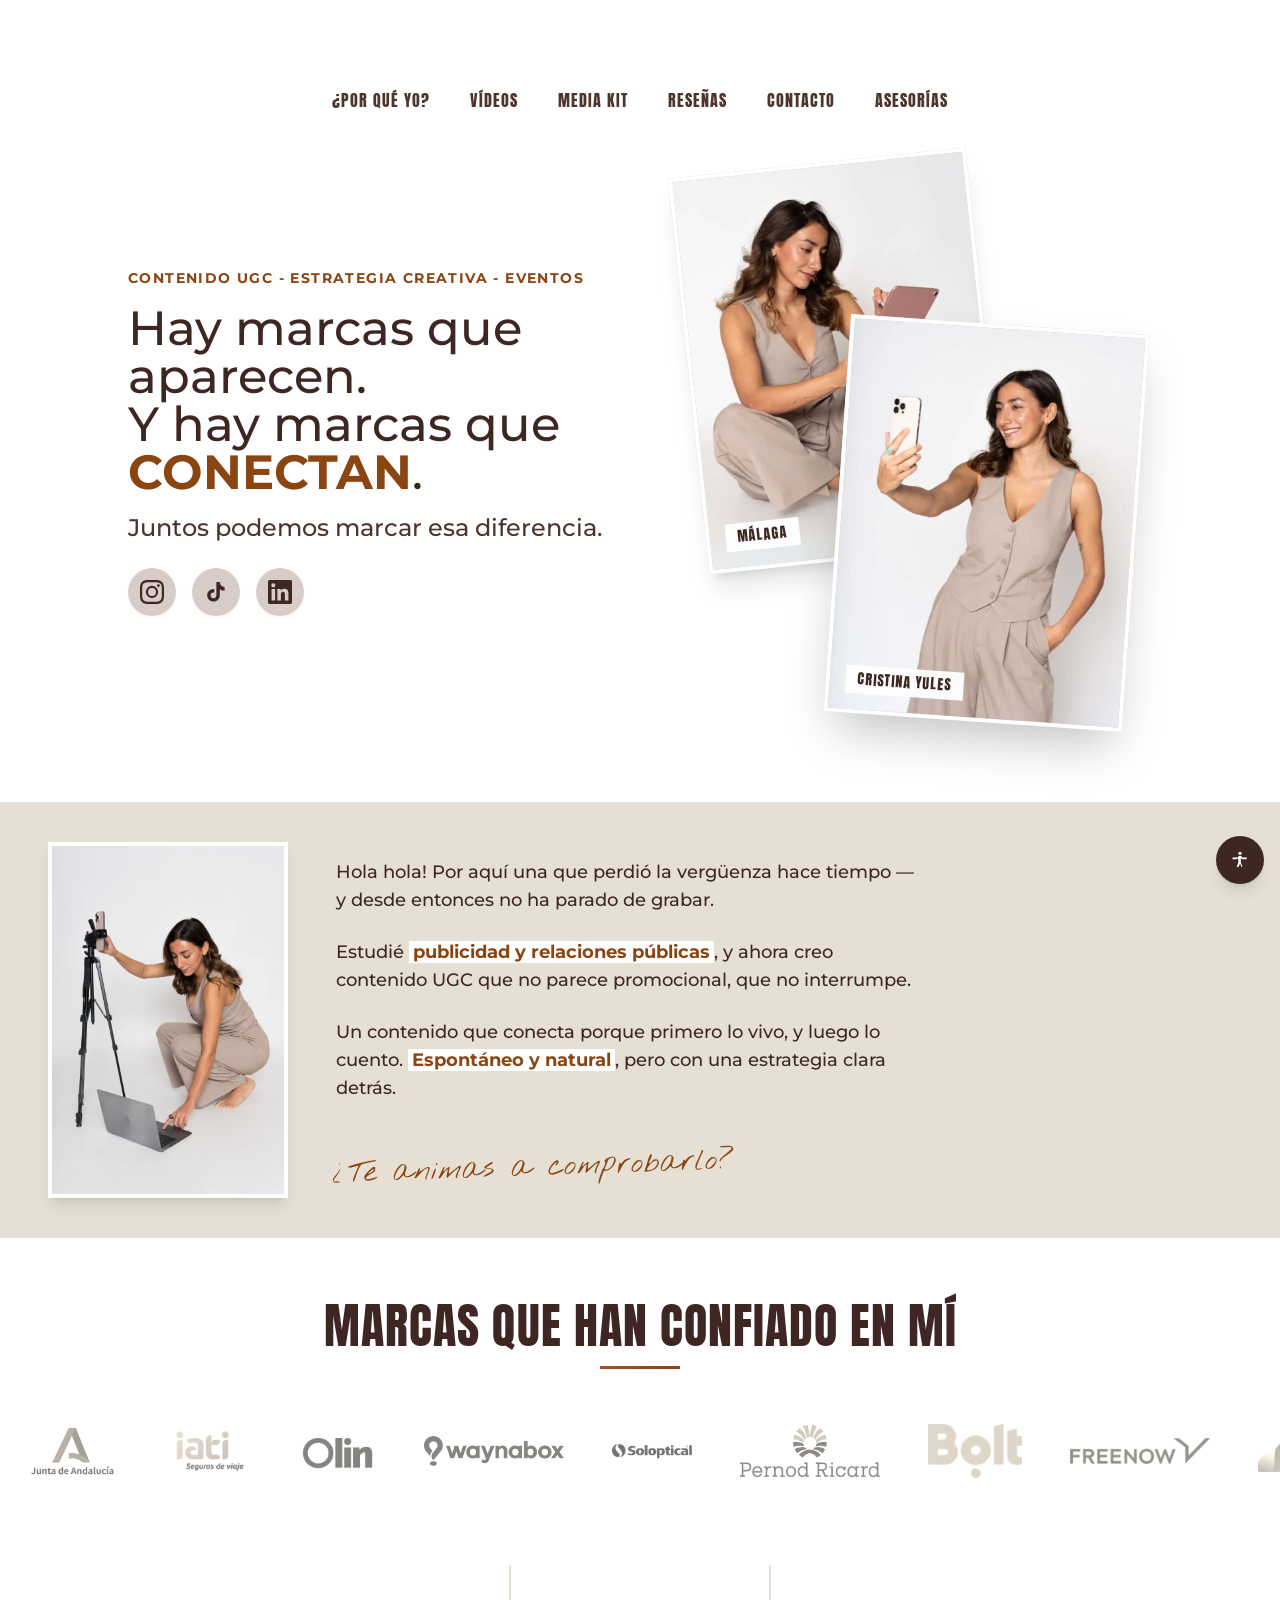
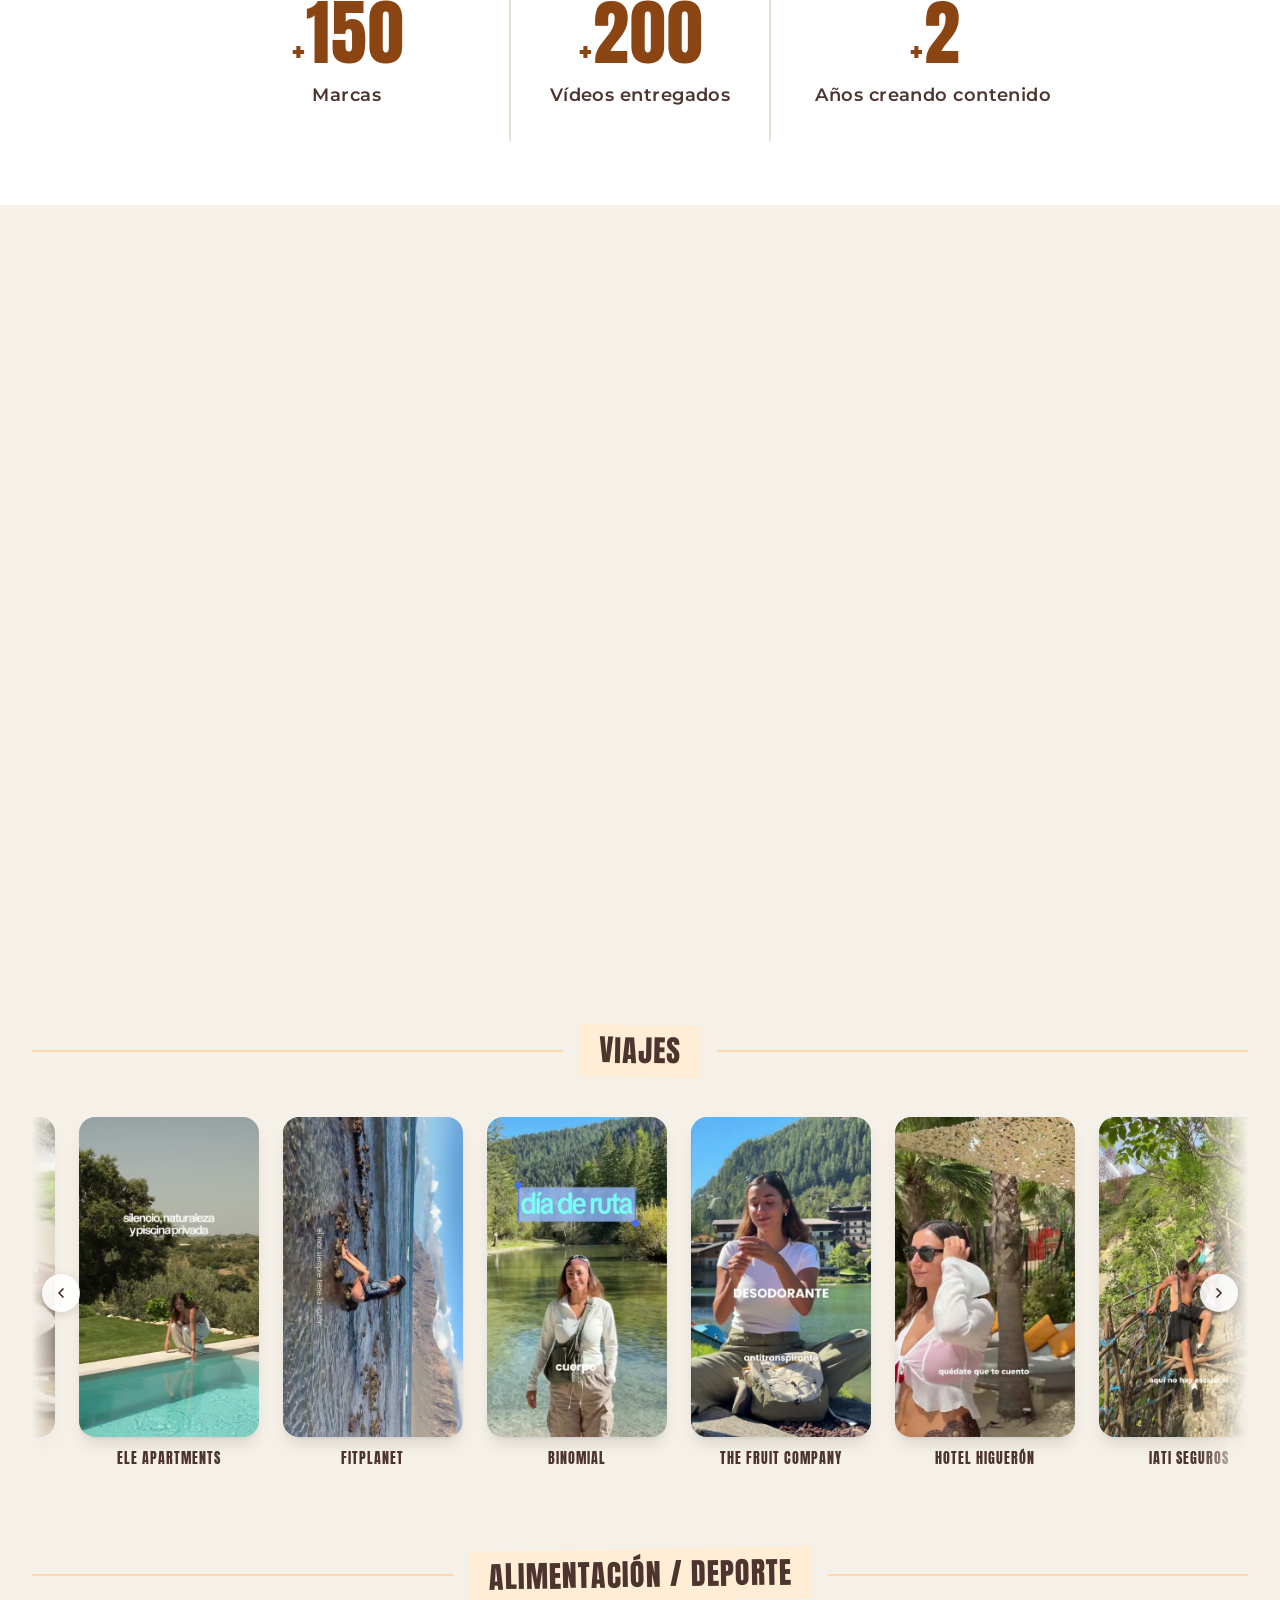
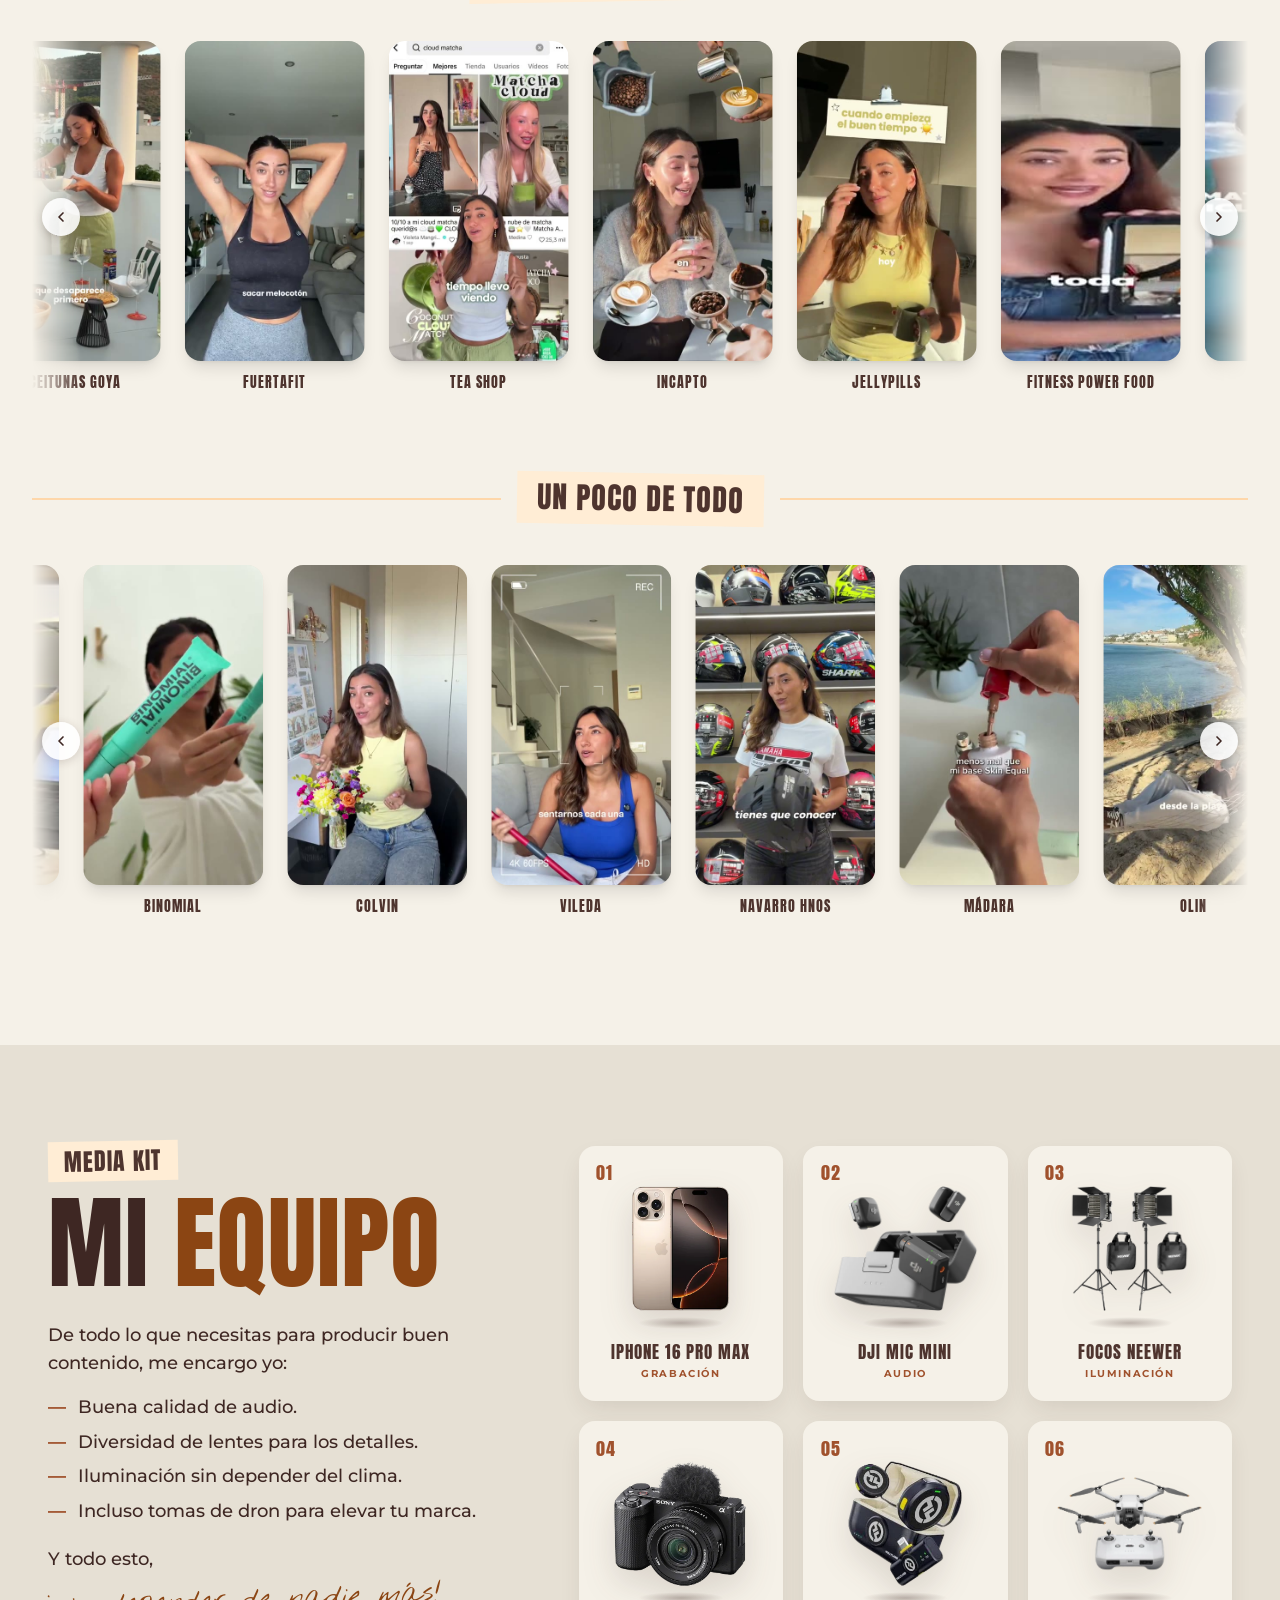
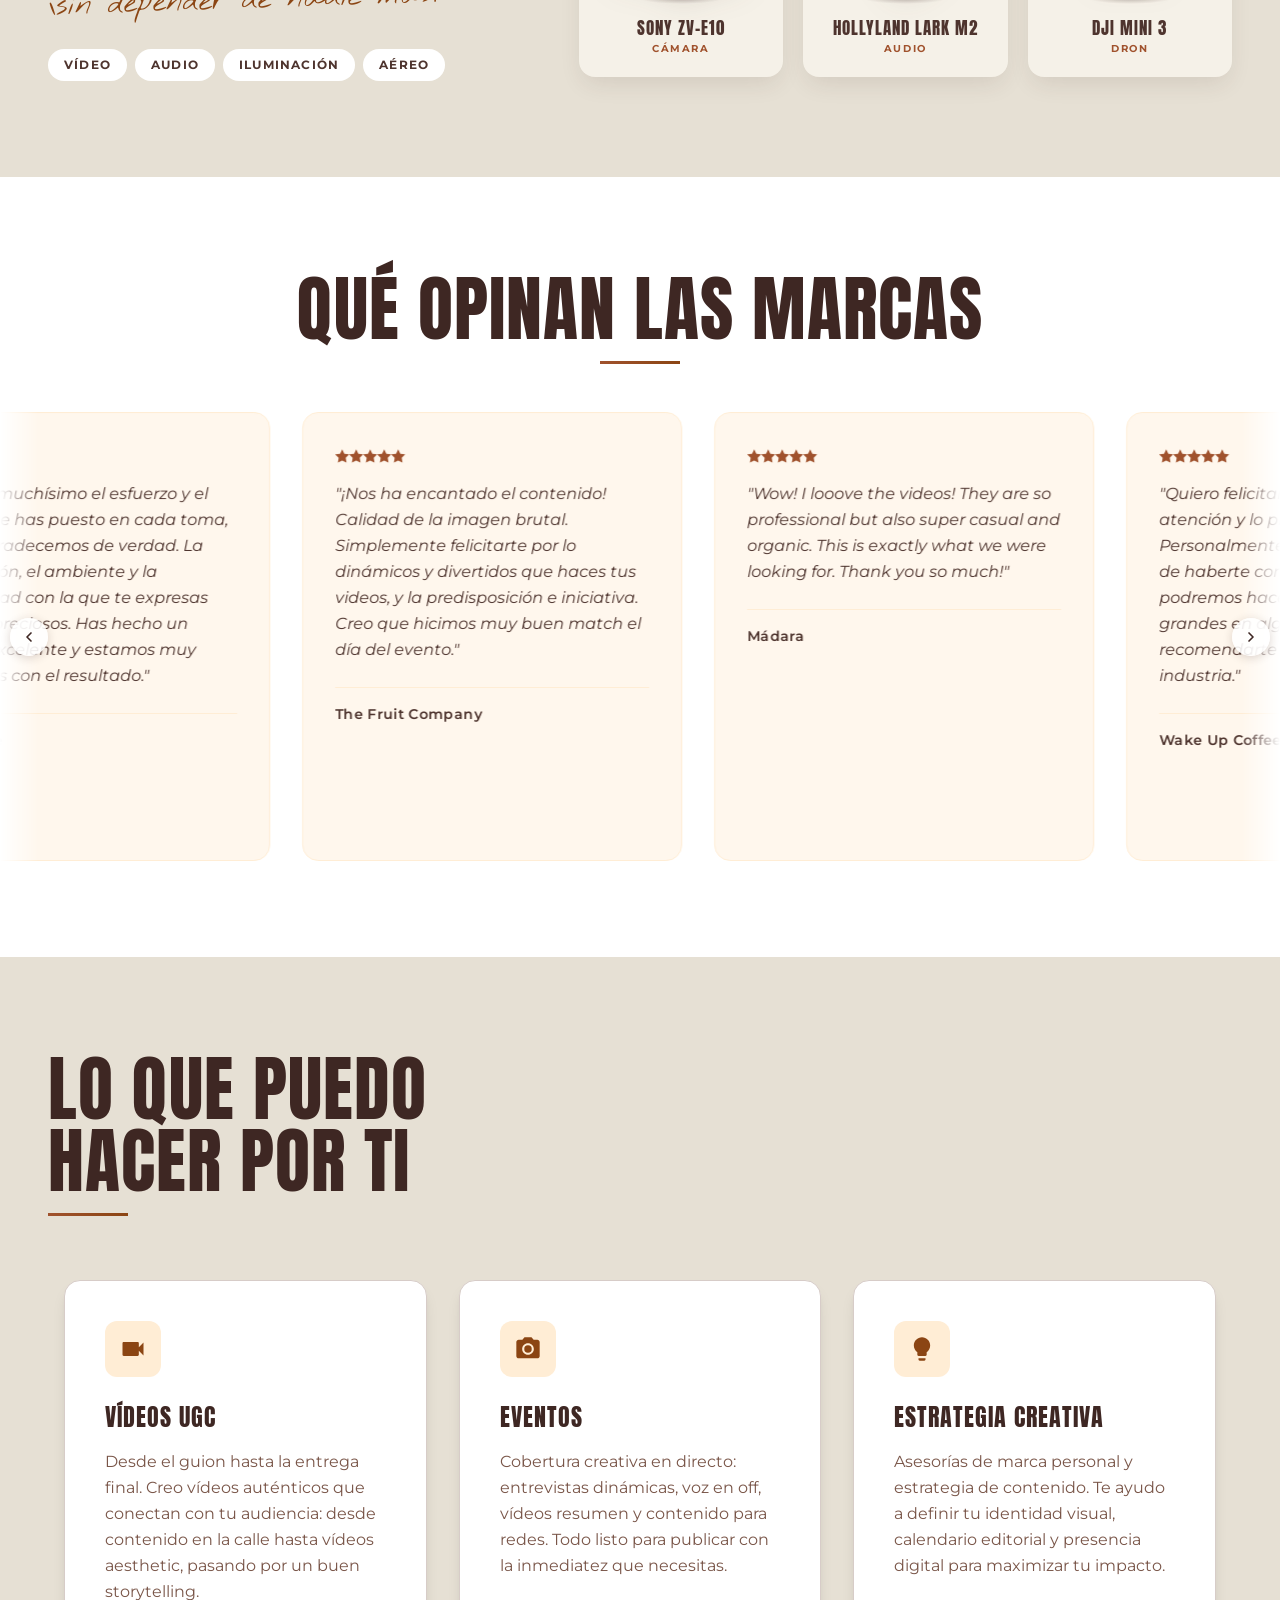
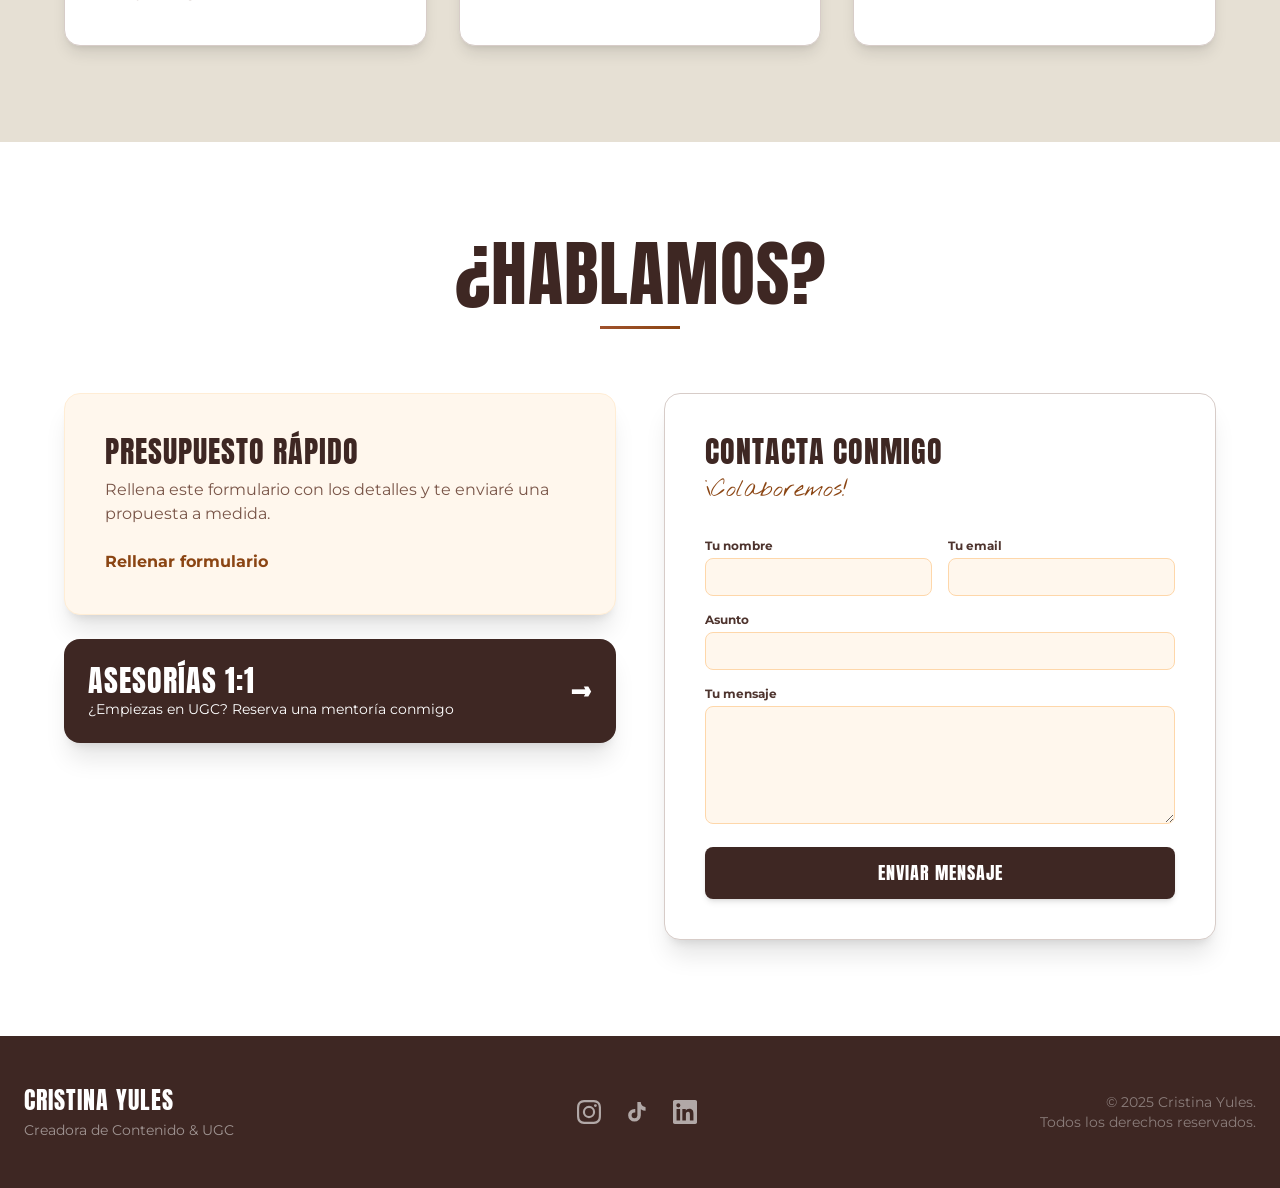
<file: index.html>
<!DOCTYPE html>
<html lang="es" class="scroll-smooth">
<head>
    <meta charset="UTF-8">
    <meta name="viewport" content="width=device-width, initial-scale=1.0">
    <meta name="google-site-verification" content="uLi5lasYwN8YKbzZ03EybZqFBm4jWc1R9jALFFpEb6o" />

    <title>Cristina Yules | Creadora de Contenido UGC & Estrategia Digital</title>
    <meta name="description" content="Soy Cristina Yules (Cristi Yules), creadora de contenido UGC en Málaga. Conecto marcas con su público a través de vídeos auténticos.">
    <link rel="icon" type="image/png" href="/logo.PNG">
    <link rel="canonical" href="https://www.cristiyules.com/">

    <!-- Open Graph / Google -->
    <meta property="og:type" content="website">
    <meta property="og:url" content="https://www.cristiyules.com/">
    <meta property="og:title" content="Cristina Yules | Creadora de Contenido UGC & Estrategia Digital">
    <meta property="og:description" content="Soy Cristina Yules (Cristi Yules), creadora de contenido UGC en Málaga. Conecto marcas con su público a través de vídeos auténticos.">
    <meta property="og:image" content="https://www.cristiyules.com/logo.PNG">
    <meta property="og:image:alt" content="Cristina Yules - UGC Creator">
    <meta property="og:locale" content="es_ES">

    <!-- Twitter Card -->
    <meta name="twitter:card" content="summary_large_image">
    <meta name="twitter:title" content="Cristina Yules | Creadora de Contenido UGC & Estrategia Digital">
    <meta name="twitter:description" content="Soy Cristina Yules (Cristi Yules), creadora de contenido UGC en Málaga. Conecto marcas con su público a través de vídeos auténticos.">
    <meta name="twitter:image" content="https://www.cristiyules.com/logo.PNG">

    <link rel="preconnect" href="https://fonts.googleapis.com">
    <link rel="preconnect" href="https://fonts.gstatic.com" crossorigin>
    <link href="https://fonts.googleapis.com/css2?family=Anton&family=Montserrat:wght@400;600;700&family=Nothing+You+Could+Do&display=swap" rel="stylesheet" media="print" onload="this.media='all'">
    <noscript><link href="https://fonts.googleapis.com/css2?family=Anton&family=Montserrat:wght@400;600;700&family=Nothing+You+Could+Do&display=swap" rel="stylesheet"></noscript>
    <link rel="preload" as="image" href="/FOTOS/2selfie.webp">

    <style>*,:after,:before{--tw-border-spacing-x:0;--tw-border-spacing-y:0;--tw-translate-x:0;--tw-translate-y:0;--tw-rotate:0;--tw-skew-x:0;--tw-skew-y:0;--tw-scale-x:1;--tw-scale-y:1;--tw-pan-x: ;--tw-pan-y: ;--tw-pinch-zoom: ;--tw-scroll-snap-strictness:proximity;--tw-gradient-from-position: ;--tw-gradient-via-position: ;--tw-gradient-to-position: ;--tw-ordinal: ;--tw-slashed-zero: ;--tw-numeric-figure: ;--tw-numeric-spacing: ;--tw-numeric-fraction: ;--tw-ring-inset: ;--tw-ring-offset-width:0px;--tw-ring-offset-color:#fff;--tw-ring-color:rgba(59,130,246,.5);--tw-ring-offset-shadow:0 0 #0000;--tw-ring-shadow:0 0 #0000;--tw-shadow:0 0 #0000;--tw-shadow-colored:0 0 #0000;--tw-blur: ;--tw-brightness: ;--tw-contrast: ;--tw-grayscale: ;--tw-hue-rotate: ;--tw-invert: ;--tw-saturate: ;--tw-sepia: ;--tw-drop-shadow: ;--tw-backdrop-blur: ;--tw-backdrop-brightness: ;--tw-backdrop-contrast: ;--tw-backdrop-grayscale: ;--tw-backdrop-hue-rotate: ;--tw-backdrop-invert: ;--tw-backdrop-opacity: ;--tw-backdrop-saturate: ;--tw-backdrop-sepia: ;--tw-contain-size: ;--tw-contain-layout: ;--tw-contain-paint: ;--tw-contain-style: }::backdrop{--tw-border-spacing-x:0;--tw-border-spacing-y:0;--tw-translate-x:0;--tw-translate-y:0;--tw-rotate:0;--tw-skew-x:0;--tw-skew-y:0;--tw-scale-x:1;--tw-scale-y:1;--tw-pan-x: ;--tw-pan-y: ;--tw-pinch-zoom: ;--tw-scroll-snap-strictness:proximity;--tw-gradient-from-position: ;--tw-gradient-via-position: ;--tw-gradient-to-position: ;--tw-ordinal: ;--tw-slashed-zero: ;--tw-numeric-figure: ;--tw-numeric-spacing: ;--tw-numeric-fraction: ;--tw-ring-inset: ;--tw-ring-offset-width:0px;--tw-ring-offset-color:#fff;--tw-ring-color:rgba(59,130,246,.5);--tw-ring-offset-shadow:0 0 #0000;--tw-ring-shadow:0 0 #0000;--tw-shadow:0 0 #0000;--tw-shadow-colored:0 0 #0000;--tw-blur: ;--tw-brightness: ;--tw-contrast: ;--tw-grayscale: ;--tw-hue-rotate: ;--tw-invert: ;--tw-saturate: ;--tw-sepia: ;--tw-drop-shadow: ;--tw-backdrop-blur: ;--tw-backdrop-brightness: ;--tw-backdrop-contrast: ;--tw-backdrop-grayscale: ;--tw-backdrop-hue-rotate: ;--tw-backdrop-invert: ;--tw-backdrop-opacity: ;--tw-backdrop-saturate: ;--tw-backdrop-sepia: ;--tw-contain-size: ;--tw-contain-layout: ;--tw-contain-paint: ;--tw-contain-style: }/*! tailwindcss v3.4.19 | MIT License | https://tailwindcss.com*/*,:after,:before{box-sizing:border-box;border:0 solid #e5e7eb}:after,:before{--tw-content:""}:host,html{line-height:1.5;-webkit-text-size-adjust:100%;-moz-tab-size:4;-o-tab-size:4;tab-size:4;font-family:ui-sans-serif,system-ui,sans-serif,Apple Color Emoji,Segoe UI Emoji,Segoe UI Symbol,Noto Color Emoji;font-feature-settings:normal;font-variation-settings:normal;-webkit-tap-highlight-color:transparent}body{margin:0;line-height:inherit}hr{height:0;color:inherit;border-top-width:1px}abbr:where([title]){-webkit-text-decoration:underline dotted;text-decoration:underline dotted}h1,h2,h3,h4,h5,h6{font-size:inherit;font-weight:inherit}a{color:inherit;text-decoration:inherit}b,strong{font-weight:bolder}code,kbd,pre,samp{font-family:ui-monospace,SFMono-Regular,Menlo,Monaco,Consolas,Liberation Mono,Courier New,monospace;font-feature-settings:normal;font-variation-settings:normal;font-size:1em}small{font-size:80%}sub,sup{font-size:75%;line-height:0;position:relative;vertical-align:baseline}sub{bottom:-.25em}sup{top:-.5em}table{text-indent:0;border-color:inherit;border-collapse:collapse}button,input,optgroup,select,textarea{font-family:inherit;font-feature-settings:inherit;font-variation-settings:inherit;font-size:100%;font-weight:inherit;line-height:inherit;letter-spacing:inherit;color:inherit;margin:0;padding:0}button,select{text-transform:none}button,input:where([type=button]),input:where([type=reset]),input:where([type=submit]){-webkit-appearance:button;background-color:transparent;background-image:none}:-moz-focusring{outline:auto}:-moz-ui-invalid{box-shadow:none}progress{vertical-align:baseline}::-webkit-inner-spin-button,::-webkit-outer-spin-button{height:auto}[type=search]{-webkit-appearance:textfield;outline-offset:-2px}::-webkit-search-decoration{-webkit-appearance:none}::-webkit-file-upload-button{-webkit-appearance:button;font:inherit}summary{display:list-item}blockquote,dd,dl,figure,h1,h2,h3,h4,h5,h6,hr,p,pre{margin:0}fieldset{margin:0}fieldset,legend{padding:0}menu,ol,ul{list-style:none;margin:0;padding:0}dialog{padding:0}textarea{resize:vertical}input::-moz-placeholder,textarea::-moz-placeholder{opacity:1;color:#9ca3af}input::placeholder,textarea::placeholder{opacity:1;color:#9ca3af}[role=button],button{cursor:pointer}:disabled{cursor:default}audio,canvas,embed,iframe,img,object,svg,video{display:block;vertical-align:middle}img,video{max-width:100%;height:auto}[hidden]:where(:not([hidden=until-found])){display:none}.container{width:100%}@media (min-width:640px){.container{max-width:640px}}@media (min-width:768px){.container{max-width:768px}}@media (min-width:1024px){.container{max-width:1024px}}@media (min-width:1280px){.container{max-width:1280px}}@media (min-width:1536px){.container{max-width:1536px}}.pointer-events-none{pointer-events:none}.fixed{position:fixed}.absolute{position:absolute}.relative{position:relative}.inset-0{inset:0}.-top-12{top:-3rem}.bottom-0{bottom:0}.bottom-4{bottom:1rem}.left-0{left:0}.left-1\/2{left:50%}.left-4{left:1rem}.right-0{right:0}.right-4{right:1rem}.top-0{top:0}.top-1\/2{top:50%}.z-0{z-index:0}.z-10{z-index:10}.z-20{z-index:20}.z-50{z-index:50}.z-\[100\]{z-index:100}.mx-4{margin-left:1rem;margin-right:1rem}.mx-auto{margin-left:auto;margin-right:auto}.mb-1{margin-bottom:.25rem}.mb-10{margin-bottom:2.5rem}.mb-12{margin-bottom:3rem}.mb-16{margin-bottom:4rem}.mb-2{margin-bottom:.5rem}.mb-20{margin-bottom:5rem}.mb-3{margin-bottom:.75rem}.mb-4{margin-bottom:1rem}.mb-6{margin-bottom:1.5rem}.mb-8{margin-bottom:2rem}.ml-1{margin-left:.25rem}.mt-1{margin-top:.25rem}.mt-2{margin-top:.5rem}.mt-3{margin-top:.75rem}.mt-4{margin-top:1rem}.mt-6{margin-top:1.5rem}.mt-8{margin-top:2rem}.block{display:block}.flex{display:flex}.grid{display:grid}.hidden{display:none}.aspect-\[3\/4\]{aspect-ratio:3/4}.aspect-\[4\/5\]{aspect-ratio:4/5}.aspect-\[9\/16\]{aspect-ratio:9/16}.h-12{height:3rem}.h-14{height:3.5rem}.h-16{height:4rem}.h-2{height:.5rem}.h-4{height:1rem}.h-8{height:2rem}.h-\[2px\]{height:2px}.h-\[80vh\]{height:80vh}.h-auto{height:auto}.h-full{height:100%}.w-12{width:3rem}.w-14{width:3.5rem}.w-16{width:4rem}.w-2\/3{width:66.666667%}.w-32{width:8rem}.w-4{width:1rem}.w-64{width:16rem}.w-auto{width:auto}.w-full{width:100%}.max-w-4xl{max-width:56rem}.max-w-6xl{max-width:72rem}.max-w-7xl{max-width:80rem}.max-w-xs{max-width:20rem}.flex-1{flex:1 1 0%}.flex-shrink{flex-shrink:1}.flex-grow{flex-grow:1}.-translate-x-1\/2{--tw-translate-x:-50%}.-translate-x-1\/2,.-translate-y-1\/2{transform:translate(var(--tw-translate-x),var(--tw-translate-y)) rotate(var(--tw-rotate)) skewX(var(--tw-skew-x)) skewY(var(--tw-skew-y)) scaleX(var(--tw-scale-x)) scaleY(var(--tw-scale-y))}.-translate-y-1\/2{--tw-translate-y:-50%}.-rotate-1{--tw-rotate:-1deg}.-rotate-1,.rotate-1{transform:translate(var(--tw-translate-x),var(--tw-translate-y)) rotate(var(--tw-rotate)) skewX(var(--tw-skew-x)) skewY(var(--tw-skew-y)) scaleX(var(--tw-scale-x)) scaleY(var(--tw-scale-y))}.rotate-1{--tw-rotate:1deg}.rotate-180{--tw-rotate:180deg}.rotate-180,.rotate-\[-2deg\]{transform:translate(var(--tw-translate-x),var(--tw-translate-y)) rotate(var(--tw-rotate)) skewX(var(--tw-skew-x)) skewY(var(--tw-skew-y)) scaleX(var(--tw-scale-x)) scaleY(var(--tw-scale-y))}.rotate-\[-2deg\]{--tw-rotate:-2deg}.rotate-\[-6deg\]{--tw-rotate:-6deg}.rotate-\[-6deg\],.rotate-\[4deg\]{transform:translate(var(--tw-translate-x),var(--tw-translate-y)) rotate(var(--tw-rotate)) skewX(var(--tw-skew-x)) skewY(var(--tw-skew-y)) scaleX(var(--tw-scale-x)) scaleY(var(--tw-scale-y))}.rotate-\[4deg\]{--tw-rotate:4deg}.transform{transform:translate(var(--tw-translate-x),var(--tw-translate-y)) rotate(var(--tw-rotate)) skewX(var(--tw-skew-x)) skewY(var(--tw-skew-y)) scaleX(var(--tw-scale-x)) scaleY(var(--tw-scale-y))}.cursor-pointer{cursor:pointer}.select-none{-webkit-user-select:none;-moz-user-select:none;user-select:none}.grid-cols-1{grid-template-columns:repeat(1,minmax(0,1fr))}.grid-cols-3{grid-template-columns:repeat(3,minmax(0,1fr))}.flex-col{flex-direction:column}.flex-wrap{flex-wrap:wrap}.items-start{align-items:flex-start}.items-end{align-items:flex-end}.items-center{align-items:center}.items-baseline{align-items:baseline}.justify-center{justify-content:center}.justify-between{justify-content:space-between}.gap-2{gap:.5rem}.gap-3{gap:.75rem}.gap-4{gap:1rem}.gap-6{gap:1.5rem}.gap-8{gap:2rem}.space-x-2>:not([hidden])~:not([hidden]){--tw-space-x-reverse:0;margin-right:calc(.5rem*var(--tw-space-x-reverse));margin-left:calc(.5rem*(1 - var(--tw-space-x-reverse)))}.space-x-6>:not([hidden])~:not([hidden]){--tw-space-x-reverse:0;margin-right:calc(1.5rem*var(--tw-space-x-reverse));margin-left:calc(1.5rem*(1 - var(--tw-space-x-reverse)))}.space-y-2>:not([hidden])~:not([hidden]){--tw-space-y-reverse:0;margin-top:calc(.5rem*(1 - var(--tw-space-y-reverse)));margin-bottom:calc(.5rem*var(--tw-space-y-reverse))}.space-y-4>:not([hidden])~:not([hidden]){--tw-space-y-reverse:0;margin-top:calc(1rem*(1 - var(--tw-space-y-reverse)));margin-bottom:calc(1rem*var(--tw-space-y-reverse))}.space-y-5>:not([hidden])~:not([hidden]){--tw-space-y-reverse:0;margin-top:calc(1.25rem*(1 - var(--tw-space-y-reverse)));margin-bottom:calc(1.25rem*var(--tw-space-y-reverse))}.overflow-hidden{overflow:hidden}.scroll-smooth{scroll-behavior:smooth}.rounded{border-radius:.25rem}.rounded-2xl{border-radius:1rem}.rounded-full{border-radius:9999px}.rounded-lg{border-radius:.5rem}.rounded-xl{border-radius:.75rem}.border{border-width:1px}.border-2{border-width:2px}.border-4{border-width:4px}.border-x-2{border-left-width:2px;border-right-width:2px}.border-b{border-bottom-width:1px}.border-b-2{border-bottom-width:2px}.border-t{border-top-width:1px}.border-dashed{border-style:dashed}.border-beige-dark{--tw-border-opacity:1;border-color:rgb(230 224 212/var(--tw-border-opacity,1))}.border-brown-100{--tw-border-opacity:1;border-color:rgb(215 204 200/var(--tw-border-opacity,1))}.border-brown-900{--tw-border-opacity:1;border-color:rgb(62 39 35/var(--tw-border-opacity,1))}.border-gray-700{--tw-border-opacity:1;border-color:rgb(55 65 81/var(--tw-border-opacity,1))}.border-orange-100{--tw-border-opacity:1;border-color:rgb(255 237 213/var(--tw-border-opacity,1))}.border-orange-200{--tw-border-opacity:1;border-color:rgb(254 215 170/var(--tw-border-opacity,1))}.border-transparent{border-color:transparent}.border-white{--tw-border-opacity:1;border-color:rgb(255 255 255/var(--tw-border-opacity,1))}.bg-beige-custom{--tw-bg-opacity:1;background-color:rgb(245 241 232/var(--tw-bg-opacity,1))}.bg-beige-dark{--tw-bg-opacity:1;background-color:rgb(230 224 212/var(--tw-bg-opacity,1))}.bg-black{--tw-bg-opacity:1;background-color:rgb(0 0 0/var(--tw-bg-opacity,1))}.bg-black\/90{background-color:rgba(0,0,0,.9)}.bg-brown-100{--tw-bg-opacity:1;background-color:rgb(215 204 200/var(--tw-bg-opacity,1))}.bg-brown-900{--tw-bg-opacity:1;background-color:rgb(62 39 35/var(--tw-bg-opacity,1))}.bg-green-100{--tw-bg-opacity:1;background-color:rgb(220 252 231/var(--tw-bg-opacity,1))}.bg-orange-100{--tw-bg-opacity:1;background-color:rgb(255 237 213/var(--tw-bg-opacity,1))}.bg-orange-200{--tw-bg-opacity:1;background-color:rgb(254 215 170/var(--tw-bg-opacity,1))}.bg-orange-50{--tw-bg-opacity:1;background-color:rgb(255 247 237/var(--tw-bg-opacity,1))}.bg-red-100{--tw-bg-opacity:1;background-color:rgb(254 226 226/var(--tw-bg-opacity,1))}.bg-rust-500{--tw-bg-opacity:1;background-color:rgb(160 82 45/var(--tw-bg-opacity,1))}.bg-rust-600{--tw-bg-opacity:1;background-color:rgb(139 69 19/var(--tw-bg-opacity,1))}.bg-transparent{background-color:transparent}.bg-white{--tw-bg-opacity:1;background-color:rgb(255 255 255/var(--tw-bg-opacity,1))}.bg-white\/60{background-color:hsla(0,0%,100%,.6)}.bg-white\/95{background-color:hsla(0,0%,100%,.95)}.object-contain{-o-object-fit:contain;object-fit:contain}.object-cover{-o-object-fit:cover;object-fit:cover}.p-4{padding:1rem}.p-6{padding:1.5rem}.p-8{padding:2rem}.px-1{padding-left:.25rem;padding-right:.25rem}.px-10{padding-left:2.5rem;padding-right:2.5rem}.px-2{padding-left:.5rem;padding-right:.5rem}.px-3{padding-left:.75rem;padding-right:.75rem}.px-4{padding-left:1rem;padding-right:1rem}.px-6{padding-left:1.5rem;padding-right:1.5rem}.py-1{padding-top:.25rem;padding-bottom:.25rem}.py-10{padding-top:2.5rem;padding-bottom:2.5rem}.py-12{padding-top:3rem;padding-bottom:3rem}.py-16{padding-top:4rem;padding-bottom:4rem}.py-2{padding-top:.5rem;padding-bottom:.5rem}.py-3{padding-top:.75rem;padding-bottom:.75rem}.py-8{padding-top:2rem;padding-bottom:2rem}.pb-2{padding-bottom:.5rem}.pb-4{padding-bottom:1rem}.pl-1{padding-left:.25rem}.pt-4{padding-top:1rem}.text-left{text-align:left}.text-center{text-align:center}.text-2xl{font-size:1.5rem;line-height:2rem}.text-3xl{font-size:1.875rem;line-height:2.25rem}.text-4xl{font-size:2.25rem;line-height:2.5rem}.text-\[10px\]{font-size:10px}.text-\[5rem\]{font-size:5rem}.text-base{font-size:1rem;line-height:1.5rem}.text-lg{font-size:1.125rem;line-height:1.75rem}.text-sm{font-size:.875rem;line-height:1.25rem}.text-xl{font-size:1.25rem;line-height:1.75rem}.text-xs{font-size:.75rem;line-height:1rem}.font-bold{font-weight:700}.font-medium{font-weight:500}.font-semibold{font-weight:600}.uppercase{text-transform:uppercase}.italic{font-style:italic}.leading-none{line-height:1}.leading-relaxed{line-height:1.625}.leading-tight{line-height:1.25}.tracking-wide{letter-spacing:.025em}.tracking-wider{letter-spacing:.05em}.tracking-widest{letter-spacing:.1em}.text-beige-dark{--tw-text-opacity:1;color:rgb(230 224 212/var(--tw-text-opacity,1))}.text-brown-600{--tw-text-opacity:1;color:rgb(121 85 72/var(--tw-text-opacity,1))}.text-brown-600\/30{color:rgba(121,85,72,.3)}.text-brown-600\/40{color:rgba(121,85,72,.4)}.text-brown-800{--tw-text-opacity:1;color:rgb(78 52 46/var(--tw-text-opacity,1))}.text-brown-900{--tw-text-opacity:1;color:rgb(62 39 35/var(--tw-text-opacity,1))}.text-green-600{--tw-text-opacity:1;color:rgb(22 163 74/var(--tw-text-opacity,1))}.text-red-700{--tw-text-opacity:1;color:rgb(185 28 28/var(--tw-text-opacity,1))}.text-rust-500{--tw-text-opacity:1;color:rgb(160 82 45/var(--tw-text-opacity,1))}.text-rust-500\/30{color:rgba(160,82,45,.3)}.text-rust-600{--tw-text-opacity:1;color:rgb(139 69 19/var(--tw-text-opacity,1))}.text-white{--tw-text-opacity:1;color:rgb(255 255 255/var(--tw-text-opacity,1))}.text-white\/40{color:hsla(0,0%,100%,.4)}.text-white\/50{color:hsla(0,0%,100%,.5)}.text-white\/60{color:hsla(0,0%,100%,.6)}.text-white\/70{color:hsla(0,0%,100%,.7)}.text-yellow-300{--tw-text-opacity:1;color:rgb(253 224 71/var(--tw-text-opacity,1))}.opacity-40{opacity:.4}.opacity-70{opacity:.7}.shadow-2xl{--tw-shadow:0 25px 50px -12px rgba(0,0,0,.25);--tw-shadow-colored:0 25px 50px -12px var(--tw-shadow-color)}.shadow-2xl,.shadow-lg{box-shadow:var(--tw-ring-offset-shadow,0 0 #0000),var(--tw-ring-shadow,0 0 #0000),var(--tw-shadow)}.shadow-lg{--tw-shadow:0 10px 15px -3px rgba(0,0,0,.1),0 4px 6px -4px rgba(0,0,0,.1);--tw-shadow-colored:0 10px 15px -3px var(--tw-shadow-color),0 4px 6px -4px var(--tw-shadow-color)}.shadow-md{--tw-shadow:0 4px 6px -1px rgba(0,0,0,.1),0 2px 4px -2px rgba(0,0,0,.1);--tw-shadow-colored:0 4px 6px -1px var(--tw-shadow-color),0 2px 4px -2px var(--tw-shadow-color)}.shadow-md,.shadow-sm{box-shadow:var(--tw-ring-offset-shadow,0 0 #0000),var(--tw-ring-shadow,0 0 #0000),var(--tw-shadow)}.shadow-sm{--tw-shadow:0 1px 2px 0 rgba(0,0,0,.05);--tw-shadow-colored:0 1px 2px 0 var(--tw-shadow-color)}.shadow-xl{--tw-shadow:0 20px 25px -5px rgba(0,0,0,.1),0 8px 10px -6px rgba(0,0,0,.1);--tw-shadow-colored:0 20px 25px -5px var(--tw-shadow-color),0 8px 10px -6px var(--tw-shadow-color);box-shadow:var(--tw-ring-offset-shadow,0 0 #0000),var(--tw-ring-shadow,0 0 #0000),var(--tw-shadow)}.outline-none{outline:2px solid transparent;outline-offset:2px}.grayscale{--tw-grayscale:grayscale(100%)}.grayscale,.sepia{filter:var(--tw-blur) var(--tw-brightness) var(--tw-contrast) var(--tw-grayscale) var(--tw-hue-rotate) var(--tw-invert) var(--tw-saturate) var(--tw-sepia) var(--tw-drop-shadow)}.sepia{--tw-sepia:sepia(100%)}.filter{filter:var(--tw-blur) var(--tw-brightness) var(--tw-contrast) var(--tw-grayscale) var(--tw-hue-rotate) var(--tw-invert) var(--tw-saturate) var(--tw-sepia) var(--tw-drop-shadow)}.backdrop-blur-sm{--tw-backdrop-blur:blur(4px);backdrop-filter:var(--tw-backdrop-blur) var(--tw-backdrop-brightness) var(--tw-backdrop-contrast) var(--tw-backdrop-grayscale) var(--tw-backdrop-hue-rotate) var(--tw-backdrop-invert) var(--tw-backdrop-opacity) var(--tw-backdrop-saturate) var(--tw-backdrop-sepia)}.transition{transition-property:color,background-color,border-color,text-decoration-color,fill,stroke,opacity,box-shadow,transform,filter,backdrop-filter;transition-timing-function:cubic-bezier(.4,0,.2,1);transition-duration:.15s}.transition-all{transition-property:all;transition-timing-function:cubic-bezier(.4,0,.2,1);transition-duration:.15s}.transition-colors{transition-property:color,background-color,border-color,text-decoration-color,fill,stroke;transition-timing-function:cubic-bezier(.4,0,.2,1);transition-duration:.15s}.transition-transform{transition-property:transform;transition-timing-function:cubic-bezier(.4,0,.2,1);transition-duration:.15s}.duration-300{transition-duration:.3s}.duration-500{transition-duration:.5s}.hover\:rotate-0:hover{--tw-rotate:0deg}.hover\:rotate-0:hover,.hover\:scale-110:hover{transform:translate(var(--tw-translate-x),var(--tw-translate-y)) rotate(var(--tw-rotate)) skewX(var(--tw-skew-x)) skewY(var(--tw-skew-y)) scaleX(var(--tw-scale-x)) scaleY(var(--tw-scale-y))}.hover\:scale-110:hover{--tw-scale-x:1.1;--tw-scale-y:1.1}.hover\:scale-\[1\.01\]:hover{--tw-scale-x:1.01;--tw-scale-y:1.01}.hover\:scale-\[1\.01\]:hover,.hover\:scale-\[1\.02\]:hover{transform:translate(var(--tw-translate-x),var(--tw-translate-y)) rotate(var(--tw-rotate)) skewX(var(--tw-skew-x)) skewY(var(--tw-skew-y)) scaleX(var(--tw-scale-x)) scaleY(var(--tw-scale-y))}.hover\:scale-\[1\.02\]:hover{--tw-scale-x:1.02;--tw-scale-y:1.02}.hover\:border-rust-600:hover{--tw-border-opacity:1;border-color:rgb(139 69 19/var(--tw-border-opacity,1))}.hover\:bg-gray-50:hover{--tw-bg-opacity:1;background-color:rgb(249 250 251/var(--tw-bg-opacity,1))}.hover\:bg-rust-500:hover{--tw-bg-opacity:1;background-color:rgb(160 82 45/var(--tw-bg-opacity,1))}.hover\:bg-rust-600:hover{--tw-bg-opacity:1;background-color:rgb(139 69 19/var(--tw-bg-opacity,1))}.hover\:bg-rust-700:hover{--tw-bg-opacity:1;background-color:rgb(112 56 16/var(--tw-bg-opacity,1))}.hover\:bg-white\/10:hover{background-color:hsla(0,0%,100%,.1)}.hover\:text-rust-500:hover{--tw-text-opacity:1;color:rgb(160 82 45/var(--tw-text-opacity,1))}.hover\:text-rust-600:hover{--tw-text-opacity:1;color:rgb(139 69 19/var(--tw-text-opacity,1))}.hover\:text-rust-700:hover{--tw-text-opacity:1;color:rgb(112 56 16/var(--tw-text-opacity,1))}.hover\:text-white:hover{--tw-text-opacity:1;color:rgb(255 255 255/var(--tw-text-opacity,1))}.focus\:border-rust-500:focus{--tw-border-opacity:1;border-color:rgb(160 82 45/var(--tw-border-opacity,1))}.group:hover .group-hover\:translate-y-0\.5{--tw-translate-y:0.125rem;transform:translate(var(--tw-translate-x),var(--tw-translate-y)) rotate(var(--tw-rotate)) skewX(var(--tw-skew-x)) skewY(var(--tw-skew-y)) scaleX(var(--tw-scale-x)) scaleY(var(--tw-scale-y))}.group:hover .group-hover\:text-rust-600{--tw-text-opacity:1;color:rgb(139 69 19/var(--tw-text-opacity,1))}@media (min-width:768px){.md\:-right-16{right:-4rem}.md\:top-0{top:0}.md\:mx-0{margin-left:0;margin-right:0}.md\:mb-10{margin-bottom:2.5rem}.md\:mb-16{margin-bottom:4rem}.md\:mt-0{margin-top:0}.md\:h-\[85vh\]{height:85vh}.md\:w-1\/2{width:50%}.md\:w-1\/4{width:25%}.md\:max-w-md{max-width:28rem}.md\:grid-cols-2{grid-template-columns:repeat(2,minmax(0,1fr))}.md\:grid-cols-3{grid-template-columns:repeat(3,minmax(0,1fr))}.md\:flex-row{flex-direction:row}.md\:items-start{align-items:flex-start}.md\:gap-10{gap:2.5rem}.md\:gap-12{gap:3rem}.md\:gap-8{gap:2rem}.md\:p-10{padding:2.5rem}.md\:px-12{padding-left:3rem;padding-right:3rem}.md\:px-16{padding-left:4rem;padding-right:4rem}.md\:px-5{padding-left:1.25rem;padding-right:1.25rem}.md\:px-8{padding-left:2rem;padding-right:2rem}.md\:py-10{padding-top:2.5rem;padding-bottom:2.5rem}.md\:py-2{padding-top:.5rem;padding-bottom:.5rem}.md\:py-20{padding-top:5rem;padding-bottom:5rem}.md\:py-24{padding-top:6rem;padding-bottom:6rem}.md\:text-left{text-align:left}.md\:text-right{text-align:right}.md\:text-2xl{font-size:1.5rem;line-height:2rem}.md\:text-3xl{font-size:1.875rem;line-height:2.25rem}.md\:text-4xl{font-size:2.25rem;line-height:2.5rem}.md\:text-5xl{font-size:3rem;line-height:1}.md\:text-7xl{font-size:4.5rem;line-height:1}.md\:text-8xl{font-size:6rem;line-height:1}.md\:text-\[12rem\]{font-size:12rem}.md\:text-base{font-size:1rem;line-height:1.5rem}.md\:text-lg{font-size:1.125rem;line-height:1.75rem}.md\:text-sm{font-size:.875rem;line-height:1.25rem}}@media (min-width:1024px){.lg\:gap-16{gap:4rem}.lg\:px-32{padding-left:8rem;padding-right:8rem}.lg\:text-5xl{font-size:3rem;line-height:1}}
        .font-impact { font-family: 'Impact', 'Anton', sans-serif; text-transform: uppercase; letter-spacing: 1px; }
        .font-body { font-family: 'Montserrat', sans-serif; }
        .font-handwriting { font-family: 'Nothing You Could Do', cursive; }

        /* ===== SCROLL REVEAL ===== */
        .reveal {
            opacity: 0;
            transform: translateY(40px);
            transition: opacity 0.9s cubic-bezier(0.16,1,0.3,1), transform 0.9s cubic-bezier(0.16,1,0.3,1);
        }
        .reveal.revealed { opacity: 1; transform: translateY(0); }
        .reveal-delay-1 { transition-delay: 0.15s; }
        .reveal-delay-2 { transition-delay: 0.3s; }
        .reveal-delay-3 { transition-delay: 0.45s; }

        /* ===== BRAND CAROUSEL ===== */
        @keyframes scrollBrands { from { transform: translateX(0); } to { transform: translateX(-50%); } }
        .slider { height: 100px; overflow: hidden; position: relative; width: 100%; }
        .slide-track { display: flex; animation: scrollBrands 35s linear infinite; will-change: transform; }
        .slide { height: 100px; width: auto; min-width: 80px; flex-shrink: 0; display: flex; align-items: center; justify-content: center; padding: 0 24px; }
        .slide img { max-height: 55px; max-width: 140px; width: auto; object-fit: contain; filter: grayscale(100%) sepia(50%); opacity: 0.6; transition: all 0.4s ease; }
        .slide img:hover { filter: grayscale(0%); opacity: 1; transform: scale(1.1); }

        /* ===== VIDEO CAROUSELS ===== */
        .video-carousel {
            overflow: hidden;
            mask-image: linear-gradient(to right, transparent 0%, black 4%, black 96%, transparent 100%);
            -webkit-mask-image: linear-gradient(to right, transparent 0%, black 4%, black 96%, transparent 100%);
        }
        @keyframes scrollVLeft { from { transform: translateX(0); } to { transform: translateX(-50%); } }
        @keyframes scrollVRight { from { transform: translateX(-50%); } to { transform: translateX(0); } }
        .video-track { display: flex; will-change: transform; }
        /* video-track-left/right direction handled by JS */
        .video-card {
            flex-shrink: 0; width: 180px; margin-right: 24px; cursor: pointer;
            transition: transform 0.4s cubic-bezier(0.16,1,0.3,1);
        }
        .video-card:hover { transform: scale(1.06); z-index: 2; }
        .video-card:hover .play-icon { opacity: 1; transform: translate(-50%,-50%) scale(1); }
        .play-icon {
            position: absolute; top: 50%; left: 50%;
            transform: translate(-50%,-50%) scale(0.7);
            opacity: 0; transition: all 0.35s ease;
            background: rgba(255,255,255,0.92); width: 44px; height: 44px;
            border-radius: 50%; display: flex; align-items: center; justify-content: center;
            box-shadow: 0 4px 20px rgba(0,0,0,0.25);
        }
        .play-icon i { color: #3E2723; font-size: 15px; margin-left: 2px; }

        /* ===== REVIEWS CAROUSEL ===== */
        @keyframes scrollReviews { from { transform: translateX(0); } to { transform: translateX(-2884px); } }
        .reviews-carousel {
            overflow: hidden;
            mask-image: linear-gradient(to right, transparent 0%, black 3%, black 97%, transparent 100%);
            -webkit-mask-image: linear-gradient(to right, transparent 0%, black 3%, black 97%, transparent 100%);
        }
        .reviews-track { display: flex; will-change: transform; }
        .review-card {
            flex-shrink: 0; width: 380px; margin-right: 32px;
            transition: transform 0.4s ease, box-shadow 0.4s ease;
        }
        .review-card:hover { transform: translateY(-6px); box-shadow: 0 20px 40px rgba(62,39,35,0.12); }

        /* ===== SERVICE CARDS ===== */
        .service-card {
            transition: transform 0.5s cubic-bezier(0.16,1,0.3,1), box-shadow 0.5s cubic-bezier(0.16,1,0.3,1);
        }
        .service-card:hover { transform: translateY(-12px); box-shadow: 0 30px 60px rgba(62,39,35,0.15); }

        #about img { transition: transform 0.5s ease, box-shadow 0.5s ease; }
        #about img:hover { transform: scale(1.04) rotate(1deg); box-shadow: 0 20px 40px rgba(62,39,35,0.2); }

        /* ===== CAROUSEL NAV BUTTONS ===== */
        .carousel-wrapper { position: relative; }
        .carousel-btn {
            position: absolute; top: 50%; transform: translateY(-50%);
            z-index: 10; background: rgba(255,255,255,0.88); border: none;
            border-radius: 50%; width: 38px; height: 38px; cursor: pointer;
            display: flex; align-items: center; justify-content: center;
            box-shadow: 0 2px 10px rgba(62,39,35,0.18);
            transition: background 0.2s ease, box-shadow 0.2s ease, transform 0.2s ease;
            color: #3E2723;
        }
        .carousel-btn:hover { background: #fff; box-shadow: 0 4px 18px rgba(62,39,35,0.28); transform: translateY(-50%) scale(1.12); }
        .carousel-btn-left { left: 10px; }
        .carousel-btn-right { right: 10px; }

        [data-translate="catStreet"], [data-translate="catTravel"], [data-translate="catFood"], [data-translate="catSports"] {
            transition: transform 0.3s ease, background-color 0.3s ease; cursor: default;
        }
        [data-translate="catStreet"]:hover, [data-translate="catTravel"]:hover, [data-translate="catFood"]:hover, [data-translate="catSports"]:hover {
            transform: scale(1.08) rotate(0deg) !important; background-color: #FDBA74;
        }

        .hover-lift { transition: transform 0.4s ease, box-shadow 0.4s ease; }
        .hover-lift:hover { transform: translateY(-6px); box-shadow: 0 20px 40px rgba(0,0,0,0.1); }

        /* Menú: en móvil, dos filas de 3 */
        @media (max-width: 639px) {
            .main-nav { display: grid; grid-template-columns: repeat(3, auto); justify-content: center; column-gap: 1.25rem; row-gap: 0; text-align: center; }
        }

        /* ===== MEDIA KIT · EQUIPO ===== */
        .mk-layout { display: grid; grid-template-columns: minmax(0, 5fr) minmax(0, 7fr); gap: 4rem; align-items: center; }
        .mk-title { font-size: clamp(3.5rem, 8vw, 6.5rem); line-height: 0.9; }
        .mk-list { list-style: none; padding: 0; margin: 0 0 1.25rem; display: flex; flex-direction: column; gap: 0.4rem; }
        .mk-list li { display: flex; gap: 0.75rem; align-items: baseline; }
        .mk-list li::before { content: '—'; color: rgb(160 82 45); font-weight: 700; }
        .mk-pill { background: #fff; border-radius: 9999px; padding: 0.45rem 1rem; font-size: 0.75rem; font-weight: 700; letter-spacing: 0.1em; color: rgb(78 52 46); }
        .mk-grid { display: grid; grid-template-columns: repeat(3, minmax(0, 1fr)); gap: 1.25rem; }
        .mk-card { background: rgb(245 241 232); border-radius: 1rem; box-shadow: 0 10px 25px -5px rgba(62,39,35,0.12); position: relative; overflow: hidden; display: flex; flex-direction: column; align-items: center; padding: 2.5rem 1rem 1.25rem; aspect-ratio: 4 / 5; }
        .mk-num { position: absolute; top: 0.9rem; left: 1.1rem; font-family: 'Impact', 'Anton', sans-serif; font-size: 1.1rem; letter-spacing: 1px; color: rgb(160 82 45); }
        .mk-stage { flex: 1; width: 100%; display: flex; align-items: center; justify-content: center; min-height: 0; }
        .mk-float { max-width: 84%; max-height: 100%; object-fit: contain; filter: drop-shadow(0 14px 16px rgba(62,39,35,0.14)); animation: mkFloat var(--dur, 6s) ease-in-out var(--delay, 0s) infinite; will-change: transform; }
        .mk-shadow { width: 50%; height: 12px; margin-top: 0.4rem; border-radius: 50%; background: radial-gradient(ellipse at center, rgba(62,39,35,0.3) 0%, rgba(62,39,35,0) 70%); animation: mkShadow var(--dur, 6s) ease-in-out var(--delay, 0s) infinite; }
        .mk-name { margin-top: 0.9rem; text-align: center; font-family: 'Impact', 'Anton', sans-serif; text-transform: uppercase; letter-spacing: 1px; color: rgb(78 52 46); font-size: 1.05rem; line-height: 1.1; }
        .mk-cat { margin-top: 0.25rem; font-size: 0.65rem; font-weight: 700; letter-spacing: 0.15em; color: rgb(160 82 45); }
        @keyframes mkFloat { 0%, 100% { transform: translateY(0) rotate(0deg); } 50% { transform: translateY(-12px) rotate(var(--tilt, 1deg)); } }
        @keyframes mkShadow { 0%, 100% { transform: scaleX(1); opacity: 0.55; } 50% { transform: scaleX(0.78); opacity: 0.28; } }
        /* Con "Reducir movimiento" activado siguen flotando, pero más suave y sin giro */
        @keyframes mkFloatSoft { 0%, 100% { transform: translateY(0); } 50% { transform: translateY(-5px); } }
        @media (prefers-reduced-motion: reduce) {
            .mk-float { animation-name: mkFloatSoft; animation-duration: calc(var(--dur, 6s) * 1.4); }
            .mk-shadow { animation-duration: calc(var(--dur, 6s) * 1.4); }
        }
        @media (max-width: 1023px) {
            .mk-layout { grid-template-columns: 1fr; gap: 2.5rem; }
        }
        @media (max-width: 639px) {
            .mk-grid { grid-template-columns: repeat(2, minmax(0, 1fr)); gap: 0.9rem; }
            .mk-card { padding: 2.1rem 0.6rem 1rem; }
            .mk-name { font-size: 0.9rem; }
        }

        /* ===== VIDEO MODAL ===== */
        .video-modal { opacity: 0; pointer-events: none; transition: opacity 0.35s ease; }
        .video-modal.active { opacity: 1; pointer-events: all; }

        /* ===== STAT HOVER ===== */
        .stat-item { transition: transform 0.3s ease; }
        .stat-item:hover { transform: scale(1.08); }

        /* ===== MISC ===== */
        video { background-color: #e8e4dc; }
        .premium-line { width: 80px; height: 3px; background: linear-gradient(90deg,#A0522D,#8B4513); }

        /* ===== MOBILE RESPONSIVE ===== */
        @media (max-width: 768px) {
            .video-card { width: 140px; margin-right: 16px; }
            .review-card { width: 300px; margin-right: 20px; }
            .slide { width: auto; min-width: 60px; height: 70px; padding: 0 16px; }
            .slide img { max-height: 40px; }
            .slider { height: 70px; }
        }

        /* ===== ACCESSIBILITY ===== */
        body.high-contrast { background: #000 !important; color: #ff0 !important; }
        body.high-contrast * { background-color: inherit; color: inherit; border-color: #ff0 !important; }
        body.high-contrast img, body.high-contrast video { filter: contrast(1.5); }
        body.text-large { font-size: 1.25rem !important; }
        body.text-large h1, body.text-large h2, body.text-large h3 { font-size: 2.5rem !important; }
        body.text-large p, body.text-large span, body.text-large label { font-size: 1.25rem !important; }
    </style>

    <script async src="https://www.googletagmanager.com/gtag/js?id=G-RKP2823973"></script>
    <script>
        window.dataLayer = window.dataLayer || [];
        function gtag(){dataLayer.push(arguments);}
        gtag('js', new Date());
        gtag('config', 'G-RKP2823973');
    </script>
</head>

<body class="font-body text-brown-800 bg-beige-custom transition-all duration-300">

    <!-- VIDEO MODAL -->
    <div id="videoModal" class="video-modal fixed inset-0 z-[100] bg-black/90 backdrop-blur-sm flex items-center justify-center" onclick="closeVideoModal(event)">
        <div class="relative h-[80vh] md:h-[85vh] aspect-[9/16] mx-4" onclick="event.stopPropagation()">
            <button onclick="closeVideoModal(event)" class="absolute -top-12 right-0 md:-right-16 md:top-0 w-12 h-12 flex items-center justify-center text-white/60 hover:text-white text-4xl transition-colors rounded-full hover:bg-white/10" aria-label="Cerrar vídeo">&times;</button>
            <video id="modalVideo" class="w-full h-full object-contain rounded-2xl shadow-2xl" controls playsinline></video>
            <p id="modalBrand" class="text-center text-white/70 font-impact text-lg mt-4 tracking-widest"></p>
        </div>
    </div>

    <!-- ACCESSIBILITY BUTTON -->
    <div class="fixed bottom-4 right-4 z-50 flex flex-col items-end gap-2">
        <div id="accessMenu" class="hidden bg-white border-2 border-brown-900 rounded-lg p-4 shadow-xl mb-2 w-64">
            <h4 class="font-impact text-lg mb-3" data-translate="settings">CONFIGURACIÓN</h4>
            <div class="mb-4">
                <p class="text-xs font-bold mb-2 uppercase" data-translate="language">Idioma</p>
                <div class="flex gap-2">
                    <button onclick="setLanguage('es')" class="px-3 py-1 bg-brown-100 hover:bg-rust-500 hover:text-white rounded text-sm transition-colors font-bold" aria-label="Cambiar a Español">ES</button>
                    <button onclick="setLanguage('en')" class="px-3 py-1 bg-brown-100 hover:bg-rust-500 hover:text-white rounded text-sm transition-colors font-bold" aria-label="Switch to English">EN</button>
                </div>
            </div>
            <div>
                <p class="text-xs font-bold mb-2 uppercase" data-translate="accessibility">Accesibilidad</p>
                <button onclick="toggleContrast()" class="w-full mb-2 px-3 py-2 bg-black text-yellow-300 border border-gray-700 rounded text-sm flex items-center justify-between" aria-label="Activar alto contraste">
                    <span data-translate="highContrast">Alto Contraste</span> <svg width="16" height="16" viewBox="0 0 24 24" fill="currentColor"><path d="M12 2C6.48 2 2 6.48 2 12s4.48 10 10 10 10-4.48 10-10S17.52 2 12 2zm0 18V4c4.41 0 8 3.59 8 8s-3.59 8-8 8z"/></svg>
                </button>
                <button onclick="toggleTextSize()" class="w-full px-3 py-2 bg-white text-brown-900 border border-brown-200 rounded text-sm flex items-center justify-between hover:bg-gray-50" aria-label="Aumentar tamaño de texto">
                    <span data-translate="textSize">Texto Grande</span> <svg width="16" height="16" viewBox="0 0 24 24" fill="currentColor"><path d="M5 4v3h5.5v12h3V7H19V4H5z"/></svg>
                </button>
            </div>
        </div>
        <button onclick="document.getElementById('accessMenu').classList.toggle('hidden')" class="w-12 h-12 bg-brown-900 text-white rounded-full shadow-lg flex items-center justify-center hover:bg-rust-500 transition-colors" aria-label="Abrir menú de accesibilidad">
            <svg width="20" height="20" viewBox="0 0 24 24" fill="currentColor"><path d="M12 2a2 2 0 110 4 2 2 0 010-4zm9 7h-6l-1.41-1.41A2 2 0 0012.17 7H11.83a2 2 0 00-1.42.59L9 9H3v2h5l1-1 1 1v4l-2 5h2.5l1.5-4 1.5 4H15l-2-5v-4l1-1 1 1h5V9z"/></svg>
        </button>
    </div>

    <!-- ============ HERO ============ -->
    <section class="bg-white flex flex-col justify-center items-center relative py-8 md:py-20">
        <div class="container mx-auto px-6 md:px-16 lg:px-32 max-w-7xl">
            <nav class="main-nav flex flex-wrap justify-center gap-4 md:gap-10 mb-8 md:mb-10 text-xs md:text-base font-impact tracking-wide text-brown-800" aria-label="Menú principal">
                <a href="#about" class="py-2 hover:text-rust-600 border-b-2 border-transparent hover:border-rust-600 transition-all" data-translate="navWhy">¿POR QUÉ YO?</a>
                <a href="#portfolio" class="py-2 hover:text-rust-600 border-b-2 border-transparent hover:border-rust-600 transition-all" data-translate="navVideos">VÍDEOS</a>
                <a href="#mediakit" class="py-2 hover:text-rust-600 border-b-2 border-transparent hover:border-rust-600 transition-all" data-translate="navMediaKit">MEDIA KIT</a>
                <a href="#reviews" class="py-2 hover:text-rust-600 border-b-2 border-transparent hover:border-rust-600 transition-all" data-translate="navReviews">RESEÑAS</a>
                <a href="#contact" class="py-2 hover:text-rust-600 border-b-2 border-transparent hover:border-rust-600 transition-all" data-translate="navContact">CONTACTO</a>
                <a href="/asesorias" class="py-2 hover:text-rust-600 border-b-2 border-transparent hover:border-rust-600 transition-all" data-translate="navMentoring">ASESORÍAS</a>
            </nav>
            <div class="flex flex-col md:flex-row items-center justify-between gap-8 lg:gap-16">
                <div class="w-full md:w-1/2 flex flex-col items-center md:items-start text-center md:text-left z-10 reveal">
                    <p class="text-[10px] md:text-sm tracking-widest uppercase text-rust-600 font-bold font-body mb-4 reveal reveal-delay-1">
                        CONTENIDO UGC - ESTRATEGIA CREATIVA - EVENTOS
                    </p>
                    <h1 class="font-body text-2xl md:text-4xl lg:text-5xl text-brown-900 font-medium leading-tight mb-6 reveal reveal-delay-2">
                        Hay marcas que aparecen.<br>
                        Y hay marcas que <span class="font-bold text-rust-600 uppercase">conectan</span>.<br>
                        <span class="block mt-4 text-xl md:text-2xl text-brown-800">Juntos podemos marcar esa diferencia.</span>
                    </h1>
                    <div class="flex gap-4 reveal reveal-delay-3">
                        <a href="https://www.instagram.com/cristiugc/" target="_blank" aria-label="Visitar Instagram de Cristina" class="w-12 h-12 rounded-full bg-brown-100 flex items-center justify-center text-brown-900 hover:bg-rust-500 hover:text-white transition-all transform hover:scale-110 shadow-sm">
                            <svg width="24" height="24" viewBox="0 0 24 24" fill="currentColor"><path d="M12 2.163c3.204 0 3.584.012 4.85.07 3.252.148 4.771 1.691 4.919 4.919.058 1.265.069 1.645.069 4.849 0 3.205-.012 3.584-.069 4.849-.149 3.225-1.664 4.771-4.919 4.919-1.266.058-1.644.07-4.85.07-3.204 0-3.584-.012-4.849-.07-3.26-.149-4.771-1.699-4.919-4.92-.058-1.265-.07-1.644-.07-4.849 0-3.204.013-3.583.07-4.849.149-3.227 1.664-4.771 4.919-4.919 1.266-.057 1.645-.069 4.849-.069zM12 0C8.741 0 8.333.014 7.053.072 2.695.272.273 2.69.073 7.052.014 8.333 0 8.741 0 12s.014 3.668.072 4.948c.2 4.358 2.618 6.78 6.98 6.98C8.333 23.986 8.741 24 12 24s3.668-.014 4.948-.072c4.354-.2 6.782-2.618 6.979-6.98.059-1.28.073-1.689.073-4.948s-.014-3.667-.072-4.947c-.196-4.354-2.617-6.78-6.979-6.98C15.668.014 15.259 0 12 0zm0 5.838a6.162 6.162 0 100 12.324 6.162 6.162 0 000-12.324zM12 16a4 4 0 110-8 4 4 0 010 8zm6.406-11.845a1.44 1.44 0 100 2.881 1.44 1.44 0 000-2.881z"/></svg>
                        </a>
                        <a href="https://www.tiktok.com/@cristiyules" target="_blank" aria-label="Visitar TikTok de Cristina" class="w-12 h-12 rounded-full bg-brown-100 flex items-center justify-center text-brown-900 hover:bg-rust-500 hover:text-white transition-all transform hover:scale-110 shadow-sm">
                            <svg width="24" height="24" viewBox="0 0 24 24" fill="currentColor"><path d="M19.59 6.69a4.83 4.83 0 01-3.77-4.25V2h-3.45v13.67a2.89 2.89 0 01-2.88 2.5 2.89 2.89 0 01-2.89-2.89 2.89 2.89 0 012.89-2.89c.28 0 .54.04.79.1v-3.5a6.37 6.37 0 00-.79-.05A6.34 6.34 0 003.15 15.2a6.34 6.34 0 006.34 6.34 6.34 6.34 0 006.34-6.34V9.17a8.16 8.16 0 004.76 1.52v-3.4a4.85 4.85 0 01-1-.6z"/></svg>
                        </a>
                        <a href="https://www.linkedin.com/in/cristina-yules-núñez-686548203/" target="_blank" aria-label="Visitar LinkedIn de Cristina" class="w-12 h-12 rounded-full bg-brown-100 flex items-center justify-center text-brown-900 hover:bg-rust-500 hover:text-white transition-all transform hover:scale-110 shadow-sm">
                            <svg width="24" height="24" viewBox="0 0 24 24" fill="currentColor"><path d="M20.447 20.452h-3.554v-5.569c0-1.328-.027-3.037-1.852-3.037-1.853 0-2.136 1.445-2.136 2.939v5.667H9.351V9h3.414v1.561h.046c.477-.9 1.637-1.85 3.37-1.85 3.601 0 4.267 2.37 4.267 5.455v6.286zM5.337 7.433a2.062 2.062 0 01-2.063-2.065 2.064 2.064 0 112.063 2.065zm1.782 13.019H3.555V9h3.564v11.452zM22.225 0H1.771C.792 0 0 .774 0 1.729v20.542C0 23.227.792 24 1.771 24h20.451C23.2 24 24 23.227 24 22.271V1.729C24 .774 23.2 0 22.222 0h.003z"/></svg>
                        </a>
                    </div>
                </div>
                <div class="w-full md:w-1/2 relative flex justify-center items-center mt-6 md:mt-0 reveal reveal-delay-2">
                    <div class="relative w-full max-w-xs md:max-w-md aspect-[4/5] flex items-center justify-center">
                        <div class="absolute left-0 top-0 w-2/3 aspect-[3/4] bg-brown-100 overflow-hidden shadow-xl transform rotate-[-6deg] hover:rotate-0 transition-transform duration-500 border-4 border-white z-10">
                            <img src="/FOTOS/1ipad.webp" alt="Cristina Yules creando contenido con iPad" class="w-full h-full object-cover" loading="eager" fetchpriority="high" width="333" height="500">
                            <div class="absolute bottom-4 left-4 bg-white/95 px-3 py-1 font-impact text-sm text-brown-900">Málaga</div>
                        </div>
                        <div class="absolute right-0 bottom-0 w-2/3 aspect-[3/4] bg-brown-100 overflow-hidden shadow-2xl transform rotate-[4deg] hover:rotate-0 transition-transform duration-500 border-4 border-white z-20">
                            <img src="/FOTOS/2selfie.webp" alt="Cristina Yules en Málaga" class="w-full h-full object-cover" loading="eager" fetchpriority="high" width="333" height="500">
                            <div class="absolute bottom-4 left-4 bg-white/95 px-3 py-1 font-impact text-sm text-brown-900">Cristina Yules</div>
                        </div>
                    </div>
                </div>
            </div>
        </div>
    </section>

    <!-- ============ ABOUT ============ -->
    <section id="about" class="py-8 md:py-10 bg-beige-dark relative">
        <div class="container mx-auto px-6 md:px-12">
            <div class="flex flex-col md:flex-row items-center gap-8 md:gap-12">
                <div class="relative reveal mx-auto md:mx-0" style="width:40%;max-width:240px;">
                    <img src="/FOTOS/3sentada_presentacion.webp" alt="Cristina Yules presentación" loading="lazy" width="300" height="400" class="w-full h-auto relative z-10 shadow-lg border-4 border-white">
                </div>
                <div class="w-full md:w-1/2 text-base md:text-lg leading-relaxed text-brown-900 font-medium reveal reveal-delay-1">
                    <p class="mb-6" data-translate="bio1">
                        Hola hola! Por aquí una que perdió la vergüenza hace tiempo — y desde entonces no ha parado de grabar.
                    </p>
                    <p class="mb-6" data-translate="bio2">
                        Estudié <span class="font-bold bg-white px-1 text-rust-600">publicidad y relaciones públicas</span>, y ahora creo contenido UGC que no parece promocional, que no interrumpe.
                    </p>
                    <p>
                        <span data-translate="bio3">Un contenido que conecta porque primero lo vivo, y luego lo cuento. </span><span class="font-bold bg-white px-1 text-rust-600" data-translate="bio3strong">Espontáneo y natural</span><span data-translate="bio3end">, pero con una estrategia clara detrás.</span>
                        <br><br>
                        <span class="font-handwriting text-3xl block mt-4 rotate-[-2deg] text-rust-600" data-translate="bioCall">¿Te animas a comprobarlo?</span>
                    </p>
                </div>
            </div>
        </div>
    </section>

    <!-- ============ BRANDS + STATS ============ -->
    <section class="py-16 bg-white overflow-hidden" aria-label="Marcas colaboradoras">
        <div class="container mx-auto px-6 mb-8 text-center reveal">
            <h3 class="font-impact text-3xl md:text-5xl text-brown-900" data-translate="brandsTitle">MARCAS QUE HAN CONFIADO EN MÍ</h3>
            <div class="premium-line mx-auto mt-4"></div>
        </div>
        <div class="slider mb-16">
            <div class="slide-track">
                <div class="slide"><img src="/FOTOS/LOGOS/IMG_6388.webp" loading="lazy" alt="Junta de Andalucía" width="50" height="50"></div>
                <div class="slide"><img src="/FOTOS/LOGOS/IMG_6390.webp" loading="lazy" alt="Iati Seguros" width="50" height="50"></div>
                <div class="slide"><img src="/FOTOS/LOGOS/IMG_6391.webp" loading="lazy" alt="Olin" width="200" height="100"></div>
                <div class="slide"><img src="/FOTOS/LOGOS/IMG_6392.webp" loading="lazy" alt="Waynabox" width="200" height="100"></div>
                <div class="slide"><img src="/FOTOS/LOGOS/IMG_6393.webp" loading="lazy" alt="Soloptical" width="200" height="100"></div>
                <div class="slide"><img src="/FOTOS/LOGOS/IMG_6394.webp" loading="lazy" alt="Pernod Ricard" width="200" height="100"></div>
                <div class="slide"><img src="/FOTOS/Bolt_logo.webp" loading="lazy" alt="Bolt" width="200" height="100"></div>
                <div class="slide"><img src="/FOTOS/FREE_NOW_Logo.webp" loading="lazy" alt="Free Now" width="200" height="100"></div>
                <div class="slide"><img src="/FOTOS/Airalo_logo.svg.webp" loading="lazy" alt="Airalo" width="200" height="100"></div>
                <div class="slide"><img src="/FOTOS/civitatis.webp" loading="lazy" alt="Civitatis" width="200" height="100"></div>
                <div class="slide"><img src="/FOTOS/logo-kampaoh-2021.webp" loading="lazy" alt="Kampaoh" width="200" height="100"></div>
                <div class="slide"><img src="/FOTOS/spotahome.webp" loading="lazy" alt="Spotahome" width="200" height="100"></div>
                <div class="slide"><img src="/FOTOS/showroom.webp" loading="lazy" alt="Showroomprivé" width="200" height="100"></div>
                <div class="slide"><img src="/FOTOS/Dia_Logo.svg.webp" loading="lazy" alt="Dia" width="200" height="100"></div>
                <div class="slide"><img src="/FOTOS/Dunkin'_logo.webp" loading="lazy" alt="Dunkin'" width="200" height="100"></div>
                <div class="slide"><img src="/FOTOS/klayful.webp" loading="lazy" alt="Klayful" width="200" height="100"></div>
                <div class="slide"><img src="/FOTOS/incapto_new_green_big.webp" loading="lazy" alt="Incapto" width="200" height="100"></div>
                <div class="slide"><img src="/FOTOS/jelly.webp" loading="lazy" alt="Jelly" width="200" height="100"></div>
                <!-- Duplicate set -->
                <div class="slide"><img src="/FOTOS/LOGOS/IMG_6388.webp" loading="lazy" alt="Junta de Andalucía" width="200" height="100"></div>
                <div class="slide"><img src="/FOTOS/LOGOS/IMG_6389.webp" loading="lazy" alt="Licor del Polo" width="200" height="100"></div>
                <div class="slide"><img src="/FOTOS/LOGOS/IMG_6390.webp" loading="lazy" alt="Iati Seguros" width="200" height="100"></div>
                <div class="slide"><img src="/FOTOS/LOGOS/IMG_6391.webp" loading="lazy" alt="Olin" width="200" height="100"></div>
                <div class="slide"><img src="/FOTOS/LOGOS/IMG_6392.webp" loading="lazy" alt="Waynabox" width="200" height="100"></div>
                <div class="slide"><img src="/FOTOS/LOGOS/IMG_6393.webp" loading="lazy" alt="Soloptical" width="200" height="100"></div>
                <div class="slide"><img src="/FOTOS/LOGOS/IMG_6394.webp" loading="lazy" alt="Pernod Ricard" width="200" height="100"></div>
                <div class="slide"><img src="/FOTOS/Bolt_logo.webp" loading="lazy" alt="Bolt" width="200" height="100"></div>
                <div class="slide"><img src="/FOTOS/FREE_NOW_Logo.webp" loading="lazy" alt="Free Now" width="200" height="100"></div>
                <div class="slide"><img src="/FOTOS/Airalo_logo.svg.webp" loading="lazy" alt="Airalo" width="200" height="100"></div>
                <div class="slide"><img src="/FOTOS/civitatis.webp" loading="lazy" alt="Civitatis" width="200" height="100"></div>
                <div class="slide"><img src="/FOTOS/logo-kampaoh-2021.webp" loading="lazy" alt="Kampaoh" width="200" height="100"></div>
                <div class="slide"><img src="/FOTOS/spotahome.webp" loading="lazy" alt="Spotahome" width="200" height="100"></div>
                <div class="slide"><img src="/FOTOS/showroom.webp" loading="lazy" alt="Showroomprivé" width="200" height="100"></div>
                <div class="slide"><img src="/FOTOS/Dia_Logo.svg.webp" loading="lazy" alt="Dia" width="200" height="100"></div>
                <div class="slide"><img src="/FOTOS/Dunkin'_logo.webp" loading="lazy" alt="Dunkin'" width="200" height="100"></div>
                <div class="slide"><img src="/FOTOS/klayful.webp" loading="lazy" alt="Klayful" width="200" height="100"></div>
                <div class="slide"><img src="/FOTOS/incapto_new_green_big.webp" loading="lazy" alt="Incapto" width="200" height="100"></div>
                <div class="slide"><img src="/FOTOS/jelly.webp" loading="lazy" alt="Jelly" width="200" height="100"></div>
            </div>
        </div>
        <!-- STATS -->
        <div class="container mx-auto px-6 max-w-4xl reveal" id="statsSection">
            <div class="grid grid-cols-3 gap-4 md:gap-8 text-center">
                <div class="stat-item py-8">
                    <div class="flex items-baseline justify-center">
                        <span class="font-impact text-2xl md:text-4xl text-rust-600 ml-1">+</span>
                        <span class="font-impact text-4xl md:text-7xl text-rust-600 counter" data-target="150">0</span>
                    </div>
                    <p class="font-body text-brown-800 mt-3 text-lg font-semibold tracking-wide" data-translate="statBrands">Marcas</p>
                </div>
                <div class="stat-item py-8 border-x-2 border-beige-dark">
                    <div class="flex items-baseline justify-center">
                        <span class="font-impact text-2xl md:text-4xl text-rust-600 ml-1">+</span>
                        <span class="font-impact text-4xl md:text-7xl text-rust-600 counter" data-target="200">0</span>
                    </div>
                    <p class="font-body text-brown-800 mt-3 text-lg font-semibold tracking-wide" data-translate="statVideos">Vídeos entregados</p>
                </div>
                <div class="stat-item py-8">
                    <div class="flex items-baseline justify-center">
                        <span class="font-impact text-2xl md:text-4xl text-rust-600 ml-1">+</span>
                        <span class="font-impact text-4xl md:text-7xl text-rust-600 counter" data-target="2">0</span>
                    </div>
                    <p class="font-body text-brown-800 mt-3 text-lg font-semibold tracking-wide" data-translate="statViews">Años creando contenido</p>
                </div>
            </div>
        </div>
    </section>

    <!-- ============ PORTFOLIO ============ -->
    <section id="portfolio" class="py-12 md:py-24 bg-beige-custom relative overflow-hidden">
        <div class="container mx-auto px-4 md:px-8">
            <div class="text-center mb-20 relative reveal">
                <h2 class="font-impact text-[5rem] md:text-[12rem] text-beige-dark opacity-40 leading-none select-none absolute top-1/2 left-1/2 transform -translate-x-1/2 -translate-y-1/2 w-full z-0">PORTFOLIO</h2>
                <h2 class="font-impact text-4xl md:text-8xl text-brown-900 relative z-10" data-translate="videosTitle">MIS VÍDEOS</h2>
                <div class="w-32 h-2 bg-rust-500 mx-auto mt-4 relative z-10"></div>
            </div>

            <!-- CAROUSEL 1: En la calle / Eventos -->
            <div class="mb-20 reveal" data-video-section>
                <div class="flex items-center justify-center mb-10">
                    <div class="h-[2px] bg-orange-200 flex-grow"></div>
                    <h3 class="font-impact text-lg md:text-3xl text-brown-800 bg-orange-100 px-3 md:px-5 py-1 md:py-2 mx-4 transform -rotate-1" data-translate="catStreet">EN LA CALLE / EVENTOS</h3>
                    <div class="h-[2px] bg-orange-200 flex-grow"></div>
                </div>
                <div class="carousel-wrapper">
                <button class="carousel-btn carousel-btn-left" onclick="carouselNav(this,-1)" aria-label="Anterior"><svg width="16" height="16" viewBox="0 0 24 24" fill="none" stroke="currentColor" stroke-width="2.5" stroke-linecap="round" stroke-linejoin="round"><path d="M15 18l-6-6 6-6"/></svg></button>
                <button class="carousel-btn carousel-btn-right" onclick="carouselNav(this,1)" aria-label="Siguiente"><svg width="16" height="16" viewBox="0 0 24 24" fill="none" stroke="currentColor" stroke-width="2.5" stroke-linecap="round" stroke-linejoin="round"><path d="M9 18l6-6-6-6"/></svg></button>
                <div class="video-carousel">
                    <div class="video-track video-track-left">
                        <div class="video-card" onclick="openVideoModal('full/en-la-calle-eventos/bolt.mp4','BOLT')"><div class="aspect-[9/16] bg-beige-dark rounded-2xl overflow-hidden shadow-lg relative"><video poster="/FOTOS/THUMBS/En la calle - eventos/bolt.jpg" data-src="preview/en-la-calle-eventos/bolt.mp4" muted playsinline preload="none" class="w-full h-full object-cover pointer-events-none"></video><div class="play-icon"><svg width="12" height="14" viewBox="0 0 12 14" fill="currentColor"><path d="M0 0v14l12-7z"/></svg></div></div><p class="text-center font-impact text-brown-800 mt-3 text-sm tracking-wider">BOLT</p></div>
                        <div class="video-card" onclick="openVideoModal('full/en-la-calle-eventos/bro.mp4','BRO')"><div class="aspect-[9/16] bg-beige-dark rounded-2xl overflow-hidden shadow-lg relative"><video poster="/FOTOS/THUMBS/En la calle - eventos/BRO.jpg" data-src="preview/en-la-calle-eventos/bro.mp4" muted playsinline preload="none" class="w-full h-full object-cover pointer-events-none"></video><div class="play-icon"><svg width="12" height="14" viewBox="0 0 12 14" fill="currentColor"><path d="M0 0v14l12-7z"/></svg></div></div><p class="text-center font-impact text-brown-800 mt-3 text-sm tracking-wider">BRO</p></div>
                        <div class="video-card" onclick="openVideoModal('full/en-la-calle-eventos/revolut.mp4','REVOLUT')"><div class="aspect-[9/16] bg-beige-dark rounded-2xl overflow-hidden shadow-lg relative"><video poster="/FOTOS/THUMBS/En la calle - eventos/revolut.jpg" data-src="preview/en-la-calle-eventos/revolut.mp4" muted playsinline preload="none" class="w-full h-full object-cover pointer-events-none"></video><div class="play-icon"><svg width="12" height="14" viewBox="0 0 12 14" fill="currentColor"><path d="M0 0v14l12-7z"/></svg></div></div><p class="text-center font-impact text-brown-800 mt-3 text-sm tracking-wider">REVOLUT</p></div>
                        <div class="video-card" onclick="openVideoModal('full/en-la-calle-eventos/cabify.mp4','CABIFY')"><div class="aspect-[9/16] bg-beige-dark rounded-2xl overflow-hidden shadow-lg relative"><video poster="/FOTOS/THUMBS/En la calle - eventos/cabify.jpg" data-src="preview/en-la-calle-eventos/cabify.mp4" muted playsinline preload="none" class="w-full h-full object-cover pointer-events-none"></video><div class="play-icon"><svg width="12" height="14" viewBox="0 0 12 14" fill="currentColor"><path d="M0 0v14l12-7z"/></svg></div></div><p class="text-center font-impact text-brown-800 mt-3 text-sm tracking-wider">CABIFY</p></div>
                        <div class="video-card" onclick="openVideoModal('full/en-la-calle-eventos/licor-del-polo.mp4','LICOR DEL POLO')"><div class="aspect-[9/16] bg-beige-dark rounded-2xl overflow-hidden shadow-lg relative"><video poster="/FOTOS/THUMBS/En la calle - eventos/Licor del polo.jpg" data-src="preview/en-la-calle-eventos/licor-del-polo.mp4" muted playsinline preload="none" class="w-full h-full object-cover pointer-events-none"></video><div class="play-icon"><svg width="12" height="14" viewBox="0 0 12 14" fill="currentColor"><path d="M0 0v14l12-7z"/></svg></div></div><p class="text-center font-impact text-brown-800 mt-3 text-sm tracking-wider">LICOR DEL POLO</p></div>
                        <div class="video-card" onclick="openVideoModal('full/en-la-calle-eventos/preventiva-seguros.mp4','PREVENTIVA SEGUROS')"><div class="aspect-[9/16] bg-beige-dark rounded-2xl overflow-hidden shadow-lg relative"><video poster="/FOTOS/THUMBS/En la calle - eventos/Preventiva Seguros.jpg" data-src="preview/en-la-calle-eventos/preventiva-seguros.mp4" muted playsinline preload="none" class="w-full h-full object-cover pointer-events-none"></video><div class="play-icon"><svg width="12" height="14" viewBox="0 0 12 14" fill="currentColor"><path d="M0 0v14l12-7z"/></svg></div></div><p class="text-center font-impact text-brown-800 mt-3 text-sm tracking-wider">PREVENTIVA SEGUROS</p></div>
                        <div class="video-card" onclick="openVideoModal('full/en-la-calle-eventos/the-fruit-company.mp4','THE FRUIT COMPANY')"><div class="aspect-[9/16] bg-beige-dark rounded-2xl overflow-hidden shadow-lg relative"><video poster="/FOTOS/THUMBS/En la calle - eventos/The Fruit Company .jpg" data-src="preview/en-la-calle-eventos/the-fruit-company.mp4" muted playsinline preload="none" class="w-full h-full object-cover pointer-events-none"></video><div class="play-icon"><svg width="12" height="14" viewBox="0 0 12 14" fill="currentColor"><path d="M0 0v14l12-7z"/></svg></div></div><p class="text-center font-impact text-brown-800 mt-3 text-sm tracking-wider">THE FRUIT COMPANY</p></div>
                        <div class="video-card" onclick="openVideoModal('full/en-la-calle-eventos/titi-casa-de-botes.mp4','TITÍ CASA DE BOTES')"><div class="aspect-[9/16] bg-beige-dark rounded-2xl overflow-hidden shadow-lg relative"><video poster="/FOTOS/THUMBS/En la calle - eventos/Tití Casa de Botes.jpg" data-src="preview/en-la-calle-eventos/titi-casa-de-botes.mp4" muted playsinline preload="none" class="w-full h-full object-cover pointer-events-none"></video><div class="play-icon"><svg width="12" height="14" viewBox="0 0 12 14" fill="currentColor"><path d="M0 0v14l12-7z"/></svg></div></div><p class="text-center font-impact text-brown-800 mt-3 text-sm tracking-wider">TITÍ CASA DE BOTES</p></div>
                        <div class="video-card" onclick="openVideoModal('full/en-la-calle-eventos/binomial.mp4','BINOMIAL')"><div class="aspect-[9/16] bg-beige-dark rounded-2xl overflow-hidden shadow-lg relative"><video poster="/FOTOS/THUMBS/En la calle - eventos/binomial.jpg" data-src="preview/en-la-calle-eventos/binomial.mp4" muted playsinline preload="none" class="w-full h-full object-cover pointer-events-none"></video><div class="play-icon"><svg width="12" height="14" viewBox="0 0 12 14" fill="currentColor"><path d="M0 0v14l12-7z"/></svg></div></div><p class="text-center font-impact text-brown-800 mt-3 text-sm tracking-wider">BINOMIAL</p></div>
                        <div class="video-card" onclick="openVideoModal('full/en-la-calle-eventos/petroni.mp4','PETRONI')"><div class="aspect-[9/16] bg-beige-dark rounded-2xl overflow-hidden shadow-lg relative"><video poster="/FOTOS/THUMBS/En la calle - eventos/petroni.jpg" data-src="preview/en-la-calle-eventos/petroni.mp4" muted playsinline preload="none" class="w-full h-full object-cover pointer-events-none"></video><div class="play-icon"><svg width="12" height="14" viewBox="0 0 12 14" fill="currentColor"><path d="M0 0v14l12-7z"/></svg></div></div><p class="text-center font-impact text-brown-800 mt-3 text-sm tracking-wider">PETRONI</p></div>
                        <!-- Duplicate set for seamless loop -->
                        <div class="video-card" onclick="openVideoModal('full/en-la-calle-eventos/bolt.mp4','BOLT')"><div class="aspect-[9/16] bg-beige-dark rounded-2xl overflow-hidden shadow-lg relative"><video poster="/FOTOS/THUMBS/En la calle - eventos/bolt.jpg" data-src="preview/en-la-calle-eventos/bolt.mp4" muted playsinline preload="none" class="w-full h-full object-cover pointer-events-none"></video><div class="play-icon"><svg width="12" height="14" viewBox="0 0 12 14" fill="currentColor"><path d="M0 0v14l12-7z"/></svg></div></div><p class="text-center font-impact text-brown-800 mt-3 text-sm tracking-wider">BOLT</p></div>
                        <div class="video-card" onclick="openVideoModal('full/en-la-calle-eventos/bro.mp4','BRO')"><div class="aspect-[9/16] bg-beige-dark rounded-2xl overflow-hidden shadow-lg relative"><video poster="/FOTOS/THUMBS/En la calle - eventos/BRO.jpg" data-src="preview/en-la-calle-eventos/bro.mp4" muted playsinline preload="none" class="w-full h-full object-cover pointer-events-none"></video><div class="play-icon"><svg width="12" height="14" viewBox="0 0 12 14" fill="currentColor"><path d="M0 0v14l12-7z"/></svg></div></div><p class="text-center font-impact text-brown-800 mt-3 text-sm tracking-wider">BRO</p></div>
                        <div class="video-card" onclick="openVideoModal('full/en-la-calle-eventos/revolut.mp4','REVOLUT')"><div class="aspect-[9/16] bg-beige-dark rounded-2xl overflow-hidden shadow-lg relative"><video poster="/FOTOS/THUMBS/En la calle - eventos/revolut.jpg" data-src="preview/en-la-calle-eventos/revolut.mp4" muted playsinline preload="none" class="w-full h-full object-cover pointer-events-none"></video><div class="play-icon"><svg width="12" height="14" viewBox="0 0 12 14" fill="currentColor"><path d="M0 0v14l12-7z"/></svg></div></div><p class="text-center font-impact text-brown-800 mt-3 text-sm tracking-wider">REVOLUT</p></div>
                        <div class="video-card" onclick="openVideoModal('full/en-la-calle-eventos/cabify.mp4','CABIFY')"><div class="aspect-[9/16] bg-beige-dark rounded-2xl overflow-hidden shadow-lg relative"><video poster="/FOTOS/THUMBS/En la calle - eventos/cabify.jpg" data-src="preview/en-la-calle-eventos/cabify.mp4" muted playsinline preload="none" class="w-full h-full object-cover pointer-events-none"></video><div class="play-icon"><svg width="12" height="14" viewBox="0 0 12 14" fill="currentColor"><path d="M0 0v14l12-7z"/></svg></div></div><p class="text-center font-impact text-brown-800 mt-3 text-sm tracking-wider">CABIFY</p></div>
                        <div class="video-card" onclick="openVideoModal('full/en-la-calle-eventos/licor-del-polo.mp4','LICOR DEL POLO')"><div class="aspect-[9/16] bg-beige-dark rounded-2xl overflow-hidden shadow-lg relative"><video poster="/FOTOS/THUMBS/En la calle - eventos/Licor del polo.jpg" data-src="preview/en-la-calle-eventos/licor-del-polo.mp4" muted playsinline preload="none" class="w-full h-full object-cover pointer-events-none"></video><div class="play-icon"><svg width="12" height="14" viewBox="0 0 12 14" fill="currentColor"><path d="M0 0v14l12-7z"/></svg></div></div><p class="text-center font-impact text-brown-800 mt-3 text-sm tracking-wider">LICOR DEL POLO</p></div>
                        <div class="video-card" onclick="openVideoModal('full/en-la-calle-eventos/preventiva-seguros.mp4','PREVENTIVA SEGUROS')"><div class="aspect-[9/16] bg-beige-dark rounded-2xl overflow-hidden shadow-lg relative"><video poster="/FOTOS/THUMBS/En la calle - eventos/Preventiva Seguros.jpg" data-src="preview/en-la-calle-eventos/preventiva-seguros.mp4" muted playsinline preload="none" class="w-full h-full object-cover pointer-events-none"></video><div class="play-icon"><svg width="12" height="14" viewBox="0 0 12 14" fill="currentColor"><path d="M0 0v14l12-7z"/></svg></div></div><p class="text-center font-impact text-brown-800 mt-3 text-sm tracking-wider">PREVENTIVA SEGUROS</p></div>
                        <div class="video-card" onclick="openVideoModal('full/en-la-calle-eventos/the-fruit-company.mp4','THE FRUIT COMPANY')"><div class="aspect-[9/16] bg-beige-dark rounded-2xl overflow-hidden shadow-lg relative"><video poster="/FOTOS/THUMBS/En la calle - eventos/The Fruit Company .jpg" data-src="preview/en-la-calle-eventos/the-fruit-company.mp4" muted playsinline preload="none" class="w-full h-full object-cover pointer-events-none"></video><div class="play-icon"><svg width="12" height="14" viewBox="0 0 12 14" fill="currentColor"><path d="M0 0v14l12-7z"/></svg></div></div><p class="text-center font-impact text-brown-800 mt-3 text-sm tracking-wider">THE FRUIT COMPANY</p></div>
                        <div class="video-card" onclick="openVideoModal('full/en-la-calle-eventos/titi-casa-de-botes.mp4','TITÍ CASA DE BOTES')"><div class="aspect-[9/16] bg-beige-dark rounded-2xl overflow-hidden shadow-lg relative"><video poster="/FOTOS/THUMBS/En la calle - eventos/Tití Casa de Botes.jpg" data-src="preview/en-la-calle-eventos/titi-casa-de-botes.mp4" muted playsinline preload="none" class="w-full h-full object-cover pointer-events-none"></video><div class="play-icon"><svg width="12" height="14" viewBox="0 0 12 14" fill="currentColor"><path d="M0 0v14l12-7z"/></svg></div></div><p class="text-center font-impact text-brown-800 mt-3 text-sm tracking-wider">TITÍ CASA DE BOTES</p></div>
                        <div class="video-card" onclick="openVideoModal('full/en-la-calle-eventos/binomial.mp4','BINOMIAL')"><div class="aspect-[9/16] bg-beige-dark rounded-2xl overflow-hidden shadow-lg relative"><video poster="/FOTOS/THUMBS/En la calle - eventos/binomial.jpg" data-src="preview/en-la-calle-eventos/binomial.mp4" muted playsinline preload="none" class="w-full h-full object-cover pointer-events-none"></video><div class="play-icon"><svg width="12" height="14" viewBox="0 0 12 14" fill="currentColor"><path d="M0 0v14l12-7z"/></svg></div></div><p class="text-center font-impact text-brown-800 mt-3 text-sm tracking-wider">BINOMIAL</p></div>
                        <div class="video-card" onclick="openVideoModal('full/en-la-calle-eventos/petroni.mp4','PETRONI')"><div class="aspect-[9/16] bg-beige-dark rounded-2xl overflow-hidden shadow-lg relative"><video poster="/FOTOS/THUMBS/En la calle - eventos/petroni.jpg" data-src="preview/en-la-calle-eventos/petroni.mp4" muted playsinline preload="none" class="w-full h-full object-cover pointer-events-none"></video><div class="play-icon"><svg width="12" height="14" viewBox="0 0 12 14" fill="currentColor"><path d="M0 0v14l12-7z"/></svg></div></div><p class="text-center font-impact text-brown-800 mt-3 text-sm tracking-wider">PETRONI</p></div>
                    </div>
                </div>
                </div>
            </div>

            <!-- CAROUSEL 2: Viajes -->
            <div class="mb-20 reveal" data-video-section>
                <div class="flex items-center justify-center mb-10">
                    <div class="h-[2px] bg-orange-200 flex-grow"></div>
                    <h3 class="font-impact text-lg md:text-3xl text-brown-800 bg-orange-100 px-3 md:px-5 py-1 md:py-2 mx-4 transform rotate-1" data-translate="catTravel">VIAJES</h3>
                    <div class="h-[2px] bg-orange-200 flex-grow"></div>
                </div>
                <div class="carousel-wrapper">
                <button class="carousel-btn carousel-btn-left" onclick="carouselNav(this,-1)" aria-label="Anterior"><svg width="16" height="16" viewBox="0 0 24 24" fill="none" stroke="currentColor" stroke-width="2.5" stroke-linecap="round" stroke-linejoin="round"><path d="M15 18l-6-6 6-6"/></svg></button>
                <button class="carousel-btn carousel-btn-right" onclick="carouselNav(this,1)" aria-label="Siguiente"><svg width="16" height="16" viewBox="0 0 24 24" fill="none" stroke="currentColor" stroke-width="2.5" stroke-linecap="round" stroke-linejoin="round"><path d="M9 18l6-6-6-6"/></svg></button>
                <div class="video-carousel">
                    <div class="video-track video-track-right">
                        <div class="video-card" onclick="openVideoModal('full/viajes/ele-apartments.mp4','ELE APARTMENTS')"><div class="aspect-[9/16] bg-beige-dark rounded-2xl overflow-hidden shadow-lg relative"><video poster="/FOTOS/THUMBS/Viajes /Ele Apartments .jpg" data-src="preview/viajes/ele-apartments.mp4" muted playsinline preload="none" class="w-full h-full object-cover pointer-events-none"></video><div class="play-icon"><svg width="12" height="14" viewBox="0 0 12 14" fill="currentColor"><path d="M0 0v14l12-7z"/></svg></div></div><p class="text-center font-impact text-brown-800 mt-3 text-sm tracking-wider">ELE APARTMENTS</p></div>
                        <div class="video-card" onclick="openVideoModal('full/viajes/fitplanet.mp4','FITPLANET')"><div class="aspect-[9/16] bg-beige-dark rounded-2xl overflow-hidden shadow-lg relative"><video poster="/FOTOS/THUMBS/Viajes /Fitplanet.jpg" data-src="preview/viajes/fitplanet.mp4" muted playsinline preload="none" class="w-full h-full object-cover pointer-events-none"></video><div class="play-icon"><svg width="12" height="14" viewBox="0 0 12 14" fill="currentColor"><path d="M0 0v14l12-7z"/></svg></div></div><p class="text-center font-impact text-brown-800 mt-3 text-sm tracking-wider">FITPLANET</p></div>
                        <div class="video-card" onclick="openVideoModal('full/viajes/binomial.mp4','BINOMIAL')"><div class="aspect-[9/16] bg-beige-dark rounded-2xl overflow-hidden shadow-lg relative"><video poster="/FOTOS/THUMBS/Viajes /binomial.jpg" data-src="preview/viajes/binomial.mp4" muted playsinline preload="none" class="w-full h-full object-cover pointer-events-none"></video><div class="play-icon"><svg width="12" height="14" viewBox="0 0 12 14" fill="currentColor"><path d="M0 0v14l12-7z"/></svg></div></div><p class="text-center font-impact text-brown-800 mt-3 text-sm tracking-wider">BINOMIAL</p></div>
                        <div class="video-card" onclick="openVideoModal('full/viajes/the-fruit-company.mp4','THE FRUIT COMPANY')"><div class="aspect-[9/16] bg-beige-dark rounded-2xl overflow-hidden shadow-lg relative"><video poster="/FOTOS/THUMBS/Viajes /the-fruit-company.jpg" data-src="preview/viajes/the-fruit-company.mp4" muted playsinline preload="none" class="w-full h-full object-cover pointer-events-none"></video><div class="play-icon"><svg width="12" height="14" viewBox="0 0 12 14" fill="currentColor"><path d="M0 0v14l12-7z"/></svg></div></div><p class="text-center font-impact text-brown-800 mt-3 text-sm tracking-wider">THE FRUIT COMPANY</p></div>
                        <div class="video-card" onclick="openVideoModal('full/viajes/hotel-higueron.mp4','HOTEL HIGUERÓN')"><div class="aspect-[9/16] bg-beige-dark rounded-2xl overflow-hidden shadow-lg relative"><video poster="/FOTOS/THUMBS/Viajes /Hotel Higuerón.jpg" data-src="preview/viajes/hotel-higueron.mp4" muted playsinline preload="none" class="w-full h-full object-cover pointer-events-none"></video><div class="play-icon"><svg width="12" height="14" viewBox="0 0 12 14" fill="currentColor"><path d="M0 0v14l12-7z"/></svg></div></div><p class="text-center font-impact text-brown-800 mt-3 text-sm tracking-wider">HOTEL HIGUERÓN</p></div>
                        <div class="video-card" onclick="openVideoModal('full/viajes/iati-seguros.mp4','IATI SEGUROS')"><div class="aspect-[9/16] bg-beige-dark rounded-2xl overflow-hidden shadow-lg relative"><video poster="/FOTOS/THUMBS/Viajes /Iati seguros .jpg" data-src="preview/viajes/iati-seguros.mp4" muted playsinline preload="none" class="w-full h-full object-cover pointer-events-none"></video><div class="play-icon"><svg width="12" height="14" viewBox="0 0 12 14" fill="currentColor"><path d="M0 0v14l12-7z"/></svg></div></div><p class="text-center font-impact text-brown-800 mt-3 text-sm tracking-wider">IATI SEGUROS</p></div>
                        <div class="video-card" onclick="openVideoModal('full/viajes/the-bloom.mp4','THE BLOOM')"><div class="aspect-[9/16] bg-beige-dark rounded-2xl overflow-hidden shadow-lg relative"><video poster="/FOTOS/THUMBS/Viajes /The Bloom.jpg" data-src="preview/viajes/the-bloom.mp4" muted playsinline preload="none" class="w-full h-full object-cover pointer-events-none"></video><div class="play-icon"><svg width="12" height="14" viewBox="0 0 12 14" fill="currentColor"><path d="M0 0v14l12-7z"/></svg></div></div><p class="text-center font-impact text-brown-800 mt-3 text-sm tracking-wider">THE BLOOM</p></div>
                        <div class="video-card" onclick="openVideoModal('full/viajes/waynabox.mp4','WAYNABOX')"><div class="aspect-[9/16] bg-beige-dark rounded-2xl overflow-hidden shadow-lg relative"><video poster="/FOTOS/THUMBS/Viajes /Waynabox .jpg" data-src="preview/viajes/waynabox.mp4" muted playsinline preload="none" class="w-full h-full object-cover pointer-events-none"></video><div class="play-icon"><svg width="12" height="14" viewBox="0 0 12 14" fill="currentColor"><path d="M0 0v14l12-7z"/></svg></div></div><p class="text-center font-impact text-brown-800 mt-3 text-sm tracking-wider">WAYNABOX</p></div>
                        <div class="video-card" onclick="openVideoModal('full/viajes/civitatis1.mp4','CIVITATIS')"><div class="aspect-[9/16] bg-beige-dark rounded-2xl overflow-hidden shadow-lg relative"><video poster="/FOTOS/THUMBS/Viajes /civitatis1.jpg" data-src="preview/viajes/civitatis1.mp4" muted playsinline preload="none" class="w-full h-full object-cover pointer-events-none"></video><div class="play-icon"><svg width="12" height="14" viewBox="0 0 12 14" fill="currentColor"><path d="M0 0v14l12-7z"/></svg></div></div><p class="text-center font-impact text-brown-800 mt-3 text-sm tracking-wider">CIVITATIS</p></div>
                        <div class="video-card" onclick="openVideoModal('full/viajes/civitatis2.mp4','CIVITATIS')"><div class="aspect-[9/16] bg-beige-dark rounded-2xl overflow-hidden shadow-lg relative"><video poster="/FOTOS/THUMBS/Viajes /civitatis2.jpg" data-src="preview/viajes/civitatis2.mp4" muted playsinline preload="none" class="w-full h-full object-cover pointer-events-none"></video><div class="play-icon"><svg width="12" height="14" viewBox="0 0 12 14" fill="currentColor"><path d="M0 0v14l12-7z"/></svg></div></div><p class="text-center font-impact text-brown-800 mt-3 text-sm tracking-wider">CIVITATIS</p></div>
                        <div class="video-card" onclick="openVideoModal('full/viajes/kampaoh-2.mp4','KAMPAOH')"><div class="aspect-[9/16] bg-beige-dark rounded-2xl overflow-hidden shadow-lg relative"><video poster="/FOTOS/THUMBS/Viajes /kampaoh-2.jpg" data-src="preview/viajes/kampaoh-2.mp4" muted playsinline preload="none" class="w-full h-full object-cover pointer-events-none"></video><div class="play-icon"><svg width="12" height="14" viewBox="0 0 12 14" fill="currentColor"><path d="M0 0v14l12-7z"/></svg></div></div><p class="text-center font-impact text-brown-800 mt-3 text-sm tracking-wider">KAMPAOH</p></div>
                        <!-- Duplicate set for seamless loop -->
                        <div class="video-card" onclick="openVideoModal('full/viajes/ele-apartments.mp4','ELE APARTMENTS')"><div class="aspect-[9/16] bg-beige-dark rounded-2xl overflow-hidden shadow-lg relative"><video poster="/FOTOS/THUMBS/Viajes /Ele Apartments .jpg" data-src="preview/viajes/ele-apartments.mp4" muted playsinline preload="none" class="w-full h-full object-cover pointer-events-none"></video><div class="play-icon"><svg width="12" height="14" viewBox="0 0 12 14" fill="currentColor"><path d="M0 0v14l12-7z"/></svg></div></div><p class="text-center font-impact text-brown-800 mt-3 text-sm tracking-wider">ELE APARTMENTS</p></div>
                        <div class="video-card" onclick="openVideoModal('full/viajes/fitplanet.mp4','FITPLANET')"><div class="aspect-[9/16] bg-beige-dark rounded-2xl overflow-hidden shadow-lg relative"><video poster="/FOTOS/THUMBS/Viajes /Fitplanet.jpg" data-src="preview/viajes/fitplanet.mp4" muted playsinline preload="none" class="w-full h-full object-cover pointer-events-none"></video><div class="play-icon"><svg width="12" height="14" viewBox="0 0 12 14" fill="currentColor"><path d="M0 0v14l12-7z"/></svg></div></div><p class="text-center font-impact text-brown-800 mt-3 text-sm tracking-wider">FITPLANET</p></div>
                        <div class="video-card" onclick="openVideoModal('full/viajes/binomial.mp4','BINOMIAL')"><div class="aspect-[9/16] bg-beige-dark rounded-2xl overflow-hidden shadow-lg relative"><video poster="/FOTOS/THUMBS/Viajes /binomial.jpg" data-src="preview/viajes/binomial.mp4" muted playsinline preload="none" class="w-full h-full object-cover pointer-events-none"></video><div class="play-icon"><svg width="12" height="14" viewBox="0 0 12 14" fill="currentColor"><path d="M0 0v14l12-7z"/></svg></div></div><p class="text-center font-impact text-brown-800 mt-3 text-sm tracking-wider">BINOMIAL</p></div>
                        <div class="video-card" onclick="openVideoModal('full/viajes/the-fruit-company.mp4','THE FRUIT COMPANY')"><div class="aspect-[9/16] bg-beige-dark rounded-2xl overflow-hidden shadow-lg relative"><video poster="/FOTOS/THUMBS/Viajes /the-fruit-company.jpg" data-src="preview/viajes/the-fruit-company.mp4" muted playsinline preload="none" class="w-full h-full object-cover pointer-events-none"></video><div class="play-icon"><svg width="12" height="14" viewBox="0 0 12 14" fill="currentColor"><path d="M0 0v14l12-7z"/></svg></div></div><p class="text-center font-impact text-brown-800 mt-3 text-sm tracking-wider">THE FRUIT COMPANY</p></div>
                        <div class="video-card" onclick="openVideoModal('full/viajes/hotel-higueron.mp4','HOTEL HIGUERÓN')"><div class="aspect-[9/16] bg-beige-dark rounded-2xl overflow-hidden shadow-lg relative"><video poster="/FOTOS/THUMBS/Viajes /Hotel Higuerón.jpg" data-src="preview/viajes/hotel-higueron.mp4" muted playsinline preload="none" class="w-full h-full object-cover pointer-events-none"></video><div class="play-icon"><svg width="12" height="14" viewBox="0 0 12 14" fill="currentColor"><path d="M0 0v14l12-7z"/></svg></div></div><p class="text-center font-impact text-brown-800 mt-3 text-sm tracking-wider">HOTEL HIGUERÓN</p></div>
                        <div class="video-card" onclick="openVideoModal('full/viajes/iati-seguros.mp4','IATI SEGUROS')"><div class="aspect-[9/16] bg-beige-dark rounded-2xl overflow-hidden shadow-lg relative"><video poster="/FOTOS/THUMBS/Viajes /Iati seguros .jpg" data-src="preview/viajes/iati-seguros.mp4" muted playsinline preload="none" class="w-full h-full object-cover pointer-events-none"></video><div class="play-icon"><svg width="12" height="14" viewBox="0 0 12 14" fill="currentColor"><path d="M0 0v14l12-7z"/></svg></div></div><p class="text-center font-impact text-brown-800 mt-3 text-sm tracking-wider">IATI SEGUROS</p></div>
                        <div class="video-card" onclick="openVideoModal('full/viajes/the-bloom.mp4','THE BLOOM')"><div class="aspect-[9/16] bg-beige-dark rounded-2xl overflow-hidden shadow-lg relative"><video poster="/FOTOS/THUMBS/Viajes /The Bloom.jpg" data-src="preview/viajes/the-bloom.mp4" muted playsinline preload="none" class="w-full h-full object-cover pointer-events-none"></video><div class="play-icon"><svg width="12" height="14" viewBox="0 0 12 14" fill="currentColor"><path d="M0 0v14l12-7z"/></svg></div></div><p class="text-center font-impact text-brown-800 mt-3 text-sm tracking-wider">THE BLOOM</p></div>
                        <div class="video-card" onclick="openVideoModal('full/viajes/waynabox.mp4','WAYNABOX')"><div class="aspect-[9/16] bg-beige-dark rounded-2xl overflow-hidden shadow-lg relative"><video poster="/FOTOS/THUMBS/Viajes /Waynabox .jpg" data-src="preview/viajes/waynabox.mp4" muted playsinline preload="none" class="w-full h-full object-cover pointer-events-none"></video><div class="play-icon"><svg width="12" height="14" viewBox="0 0 12 14" fill="currentColor"><path d="M0 0v14l12-7z"/></svg></div></div><p class="text-center font-impact text-brown-800 mt-3 text-sm tracking-wider">WAYNABOX</p></div>
                        <div class="video-card" onclick="openVideoModal('full/viajes/civitatis1.mp4','CIVITATIS')"><div class="aspect-[9/16] bg-beige-dark rounded-2xl overflow-hidden shadow-lg relative"><video poster="/FOTOS/THUMBS/Viajes /civitatis1.jpg" data-src="preview/viajes/civitatis1.mp4" muted playsinline preload="none" class="w-full h-full object-cover pointer-events-none"></video><div class="play-icon"><svg width="12" height="14" viewBox="0 0 12 14" fill="currentColor"><path d="M0 0v14l12-7z"/></svg></div></div><p class="text-center font-impact text-brown-800 mt-3 text-sm tracking-wider">CIVITATIS</p></div>
                        <div class="video-card" onclick="openVideoModal('full/viajes/civitatis2.mp4','CIVITATIS')"><div class="aspect-[9/16] bg-beige-dark rounded-2xl overflow-hidden shadow-lg relative"><video poster="/FOTOS/THUMBS/Viajes /civitatis2.jpg" data-src="preview/viajes/civitatis2.mp4" muted playsinline preload="none" class="w-full h-full object-cover pointer-events-none"></video><div class="play-icon"><svg width="12" height="14" viewBox="0 0 12 14" fill="currentColor"><path d="M0 0v14l12-7z"/></svg></div></div><p class="text-center font-impact text-brown-800 mt-3 text-sm tracking-wider">CIVITATIS</p></div>
                        <div class="video-card" onclick="openVideoModal('full/viajes/kampaoh-2.mp4','KAMPAOH')"><div class="aspect-[9/16] bg-beige-dark rounded-2xl overflow-hidden shadow-lg relative"><video poster="/FOTOS/THUMBS/Viajes /kampaoh-2.jpg" data-src="preview/viajes/kampaoh-2.mp4" muted playsinline preload="none" class="w-full h-full object-cover pointer-events-none"></video><div class="play-icon"><svg width="12" height="14" viewBox="0 0 12 14" fill="currentColor"><path d="M0 0v14l12-7z"/></svg></div></div><p class="text-center font-impact text-brown-800 mt-3 text-sm tracking-wider">KAMPAOH</p></div>
                    </div>
                </div>
                </div>
            </div>

            <!-- CAROUSEL 3: Alimentación / Deporte -->
            <div class="mb-20 reveal" data-video-section>
                <div class="flex items-center justify-center mb-10">
                    <div class="h-[2px] bg-orange-200 flex-grow"></div>
                    <h3 class="font-impact text-lg md:text-3xl text-brown-800 bg-orange-100 px-3 md:px-5 py-1 md:py-2 mx-4 transform -rotate-1" data-translate="catFood">ALIMENTACIÓN / DEPORTE</h3>
                    <div class="h-[2px] bg-orange-200 flex-grow"></div>
                </div>
                <div class="carousel-wrapper">
                <button class="carousel-btn carousel-btn-left" onclick="carouselNav(this,-1)" aria-label="Anterior"><svg width="16" height="16" viewBox="0 0 24 24" fill="none" stroke="currentColor" stroke-width="2.5" stroke-linecap="round" stroke-linejoin="round"><path d="M15 18l-6-6 6-6"/></svg></button>
                <button class="carousel-btn carousel-btn-right" onclick="carouselNav(this,1)" aria-label="Siguiente"><svg width="16" height="16" viewBox="0 0 24 24" fill="none" stroke="currentColor" stroke-width="2.5" stroke-linecap="round" stroke-linejoin="round"><path d="M9 18l6-6-6-6"/></svg></button>
                <div class="video-carousel">
                    <div class="video-track video-track-left">
                        <div class="video-card" onclick="openVideoModal('full/alimentacion-deporte/aceitunas-goya.mp4','ACEITUNAS GOYA')"><div class="aspect-[9/16] bg-beige-dark rounded-2xl overflow-hidden shadow-lg relative"><video poster="/FOTOS/THUMBS/Alimentación - deporte/Aceitunas Goya.jpg" data-src="preview/alimentacion-deporte/aceitunas-goya.mp4" muted playsinline preload="none" class="w-full h-full object-cover pointer-events-none"></video><div class="play-icon"><svg width="12" height="14" viewBox="0 0 12 14" fill="currentColor"><path d="M0 0v14l12-7z"/></svg></div></div><p class="text-center font-impact text-brown-800 mt-3 text-sm tracking-wider">ACEITUNAS GOYA</p></div>
                        <div class="video-card" onclick="openVideoModal('full/alimentacion-deporte/fuertafit.mp4','FUERTAFIT')"><div class="aspect-[9/16] bg-beige-dark rounded-2xl overflow-hidden shadow-lg relative"><video poster="/FOTOS/THUMBS/Alimentación - deporte/Fuertafit .jpg" data-src="preview/alimentacion-deporte/fuertafit.mp4" muted playsinline preload="none" class="w-full h-full object-cover pointer-events-none"></video><div class="play-icon"><svg width="12" height="14" viewBox="0 0 12 14" fill="currentColor"><path d="M0 0v14l12-7z"/></svg></div></div><p class="text-center font-impact text-brown-800 mt-3 text-sm tracking-wider">FUERTAFIT</p></div>
                        <div class="video-card" onclick="openVideoModal('full/alimentacion-deporte/tea-shop.mp4','TEA SHOP')"><div class="aspect-[9/16] bg-beige-dark rounded-2xl overflow-hidden shadow-lg relative"><video poster="/FOTOS/THUMBS/Alimentación - deporte/tea-shop.jpg" data-src="preview/alimentacion-deporte/tea-shop.mp4" muted playsinline preload="none" class="w-full h-full object-cover pointer-events-none"></video><div class="play-icon"><svg width="12" height="14" viewBox="0 0 12 14" fill="currentColor"><path d="M0 0v14l12-7z"/></svg></div></div><p class="text-center font-impact text-brown-800 mt-3 text-sm tracking-wider">TEA SHOP</p></div>
                        <div class="video-card" onclick="openVideoModal('full/alimentacion-deporte/incapto.mp4','INCAPTO')"><div class="aspect-[9/16] bg-beige-dark rounded-2xl overflow-hidden shadow-lg relative"><video poster="/FOTOS/THUMBS/Alimentación - deporte/Incapto.jpg" data-src="preview/alimentacion-deporte/incapto.mp4" muted playsinline preload="none" class="w-full h-full object-cover pointer-events-none"></video><div class="play-icon"><svg width="12" height="14" viewBox="0 0 12 14" fill="currentColor"><path d="M0 0v14l12-7z"/></svg></div></div><p class="text-center font-impact text-brown-800 mt-3 text-sm tracking-wider">INCAPTO</p></div>
                        <div class="video-card" onclick="openVideoModal('full/alimentacion-deporte/jellypills.mp4','JELLYPILLS')"><div class="aspect-[9/16] bg-beige-dark rounded-2xl overflow-hidden shadow-lg relative"><video poster="/FOTOS/THUMBS/Alimentación - deporte/Jellypills.jpg" data-src="preview/alimentacion-deporte/jellypills.mp4" muted playsinline preload="none" class="w-full h-full object-cover pointer-events-none"></video><div class="play-icon"><svg width="12" height="14" viewBox="0 0 12 14" fill="currentColor"><path d="M0 0v14l12-7z"/></svg></div></div><p class="text-center font-impact text-brown-800 mt-3 text-sm tracking-wider">JELLYPILLS</p></div>
                        <div class="video-card" onclick="openVideoModal('full/alimentacion-deporte/fitnesspowerfood.mp4','FITNESS POWER FOOD')"><div class="aspect-[9/16] bg-beige-dark rounded-2xl overflow-hidden shadow-lg relative"><video poster="/FOTOS/THUMBS/Alimentación - deporte/fitnesspowerfood.jpg" data-src="preview/alimentacion-deporte/fitnesspowerfood.mp4" muted playsinline preload="none" class="w-full h-full object-cover pointer-events-none"></video><div class="play-icon"><svg width="12" height="14" viewBox="0 0 12 14" fill="currentColor"><path d="M0 0v14l12-7z"/></svg></div></div><p class="text-center font-impact text-brown-800 mt-3 text-sm tracking-wider">FITNESS POWER FOOD</p></div>
                        <div class="video-card" onclick="openVideoModal('full/alimentacion-deporte/fitplanet2.mp4','FITPLANET')"><div class="aspect-[9/16] bg-beige-dark rounded-2xl overflow-hidden shadow-lg relative"><video poster="/FOTOS/THUMBS/Alimentación - deporte/fitplanet2.jpg" data-src="preview/alimentacion-deporte/fitplanet2.mp4" muted playsinline preload="none" class="w-full h-full object-cover pointer-events-none"></video><div class="play-icon"><svg width="12" height="14" viewBox="0 0 12 14" fill="currentColor"><path d="M0 0v14l12-7z"/></svg></div></div><p class="text-center font-impact text-brown-800 mt-3 text-sm tracking-wider">FITPLANET</p></div>
                        <div class="video-card" onclick="openVideoModal('full/alimentacion-deporte/junglesocks.mp4','JUNGLE SOCKS')"><div class="aspect-[9/16] bg-beige-dark rounded-2xl overflow-hidden shadow-lg relative"><video poster="/FOTOS/THUMBS/Alimentación - deporte/junglesocks.jpg" data-src="preview/alimentacion-deporte/junglesocks.mp4" muted playsinline preload="none" class="w-full h-full object-cover pointer-events-none"></video><div class="play-icon"><svg width="12" height="14" viewBox="0 0 12 14" fill="currentColor"><path d="M0 0v14l12-7z"/></svg></div></div><p class="text-center font-impact text-brown-800 mt-3 text-sm tracking-wider">JUNGLE SOCKS</p></div>
                        <div class="video-card" onclick="openVideoModal('full/alimentacion-deporte/showroomprive.mp4','SHOWROOMPRIVÉ')"><div class="aspect-[9/16] bg-beige-dark rounded-2xl overflow-hidden shadow-lg relative"><video poster="/FOTOS/THUMBS/Alimentación - deporte/showroomprive.jpg" data-src="preview/alimentacion-deporte/showroomprive.mp4" muted playsinline preload="none" class="w-full h-full object-cover pointer-events-none"></video><div class="play-icon"><svg width="12" height="14" viewBox="0 0 12 14" fill="currentColor"><path d="M0 0v14l12-7z"/></svg></div></div><p class="text-center font-impact text-brown-800 mt-3 text-sm tracking-wider">SHOWROOMPRIVÉ</p></div>
                        <div class="video-card" onclick="openVideoModal('full/alimentacion-deporte/supermercadosdia.mp4','DIA')"><div class="aspect-[9/16] bg-beige-dark rounded-2xl overflow-hidden shadow-lg relative"><video poster="/FOTOS/THUMBS/Alimentación - deporte/supermercadosdia.jpg" data-src="preview/alimentacion-deporte/supermercadosdia.mp4" muted playsinline preload="none" class="w-full h-full object-cover pointer-events-none"></video><div class="play-icon"><svg width="12" height="14" viewBox="0 0 12 14" fill="currentColor"><path d="M0 0v14l12-7z"/></svg></div></div><p class="text-center font-impact text-brown-800 mt-3 text-sm tracking-wider">DIA</p></div>
                        <div class="video-card" onclick="openVideoModal('full/alimentacion-deporte/supermercados-dia2.mp4','DIA')"><div class="aspect-[9/16] bg-beige-dark rounded-2xl overflow-hidden shadow-lg relative"><video poster="/FOTOS/THUMBS/Alimentación - deporte/supermercados-dia2.jpg" data-src="preview/alimentacion-deporte/supermercados-dia2.mp4" muted playsinline preload="none" class="w-full h-full object-cover pointer-events-none"></video><div class="play-icon"><svg width="12" height="14" viewBox="0 0 12 14" fill="currentColor"><path d="M0 0v14l12-7z"/></svg></div></div><p class="text-center font-impact text-brown-800 mt-3 text-sm tracking-wider">DIA</p></div>
                        <div class="video-card" onclick="openVideoModal('full/alimentacion-deporte/wakeupcoffee.mp4','WAKE UP COFFEE')"><div class="aspect-[9/16] bg-beige-dark rounded-2xl overflow-hidden shadow-lg relative"><video poster="/FOTOS/THUMBS/Alimentación - deporte/wakeupcoffee.jpg" data-src="preview/alimentacion-deporte/wakeupcoffee.mp4" muted playsinline preload="none" class="w-full h-full object-cover pointer-events-none"></video><div class="play-icon"><svg width="12" height="14" viewBox="0 0 12 14" fill="currentColor"><path d="M0 0v14l12-7z"/></svg></div></div><p class="text-center font-impact text-brown-800 mt-3 text-sm tracking-wider">WAKE UP COFFEE</p></div>
                        <!-- Duplicate set for seamless loop -->
                        <div class="video-card" onclick="openVideoModal('full/alimentacion-deporte/aceitunas-goya.mp4','ACEITUNAS GOYA')"><div class="aspect-[9/16] bg-beige-dark rounded-2xl overflow-hidden shadow-lg relative"><video poster="/FOTOS/THUMBS/Alimentación - deporte/Aceitunas Goya.jpg" data-src="preview/alimentacion-deporte/aceitunas-goya.mp4" muted playsinline preload="none" class="w-full h-full object-cover pointer-events-none"></video><div class="play-icon"><svg width="12" height="14" viewBox="0 0 12 14" fill="currentColor"><path d="M0 0v14l12-7z"/></svg></div></div><p class="text-center font-impact text-brown-800 mt-3 text-sm tracking-wider">ACEITUNAS GOYA</p></div>
                        <div class="video-card" onclick="openVideoModal('full/alimentacion-deporte/fuertafit.mp4','FUERTAFIT')"><div class="aspect-[9/16] bg-beige-dark rounded-2xl overflow-hidden shadow-lg relative"><video poster="/FOTOS/THUMBS/Alimentación - deporte/Fuertafit .jpg" data-src="preview/alimentacion-deporte/fuertafit.mp4" muted playsinline preload="none" class="w-full h-full object-cover pointer-events-none"></video><div class="play-icon"><svg width="12" height="14" viewBox="0 0 12 14" fill="currentColor"><path d="M0 0v14l12-7z"/></svg></div></div><p class="text-center font-impact text-brown-800 mt-3 text-sm tracking-wider">FUERTAFIT</p></div>
                        <div class="video-card" onclick="openVideoModal('full/alimentacion-deporte/tea-shop.mp4','TEA SHOP')"><div class="aspect-[9/16] bg-beige-dark rounded-2xl overflow-hidden shadow-lg relative"><video poster="/FOTOS/THUMBS/Alimentación - deporte/tea-shop.jpg" data-src="preview/alimentacion-deporte/tea-shop.mp4" muted playsinline preload="none" class="w-full h-full object-cover pointer-events-none"></video><div class="play-icon"><svg width="12" height="14" viewBox="0 0 12 14" fill="currentColor"><path d="M0 0v14l12-7z"/></svg></div></div><p class="text-center font-impact text-brown-800 mt-3 text-sm tracking-wider">TEA SHOP</p></div>
                        <div class="video-card" onclick="openVideoModal('full/alimentacion-deporte/incapto.mp4','INCAPTO')"><div class="aspect-[9/16] bg-beige-dark rounded-2xl overflow-hidden shadow-lg relative"><video poster="/FOTOS/THUMBS/Alimentación - deporte/Incapto.jpg" data-src="preview/alimentacion-deporte/incapto.mp4" muted playsinline preload="none" class="w-full h-full object-cover pointer-events-none"></video><div class="play-icon"><svg width="12" height="14" viewBox="0 0 12 14" fill="currentColor"><path d="M0 0v14l12-7z"/></svg></div></div><p class="text-center font-impact text-brown-800 mt-3 text-sm tracking-wider">INCAPTO</p></div>
                        <div class="video-card" onclick="openVideoModal('full/alimentacion-deporte/jellypills.mp4','JELLYPILLS')"><div class="aspect-[9/16] bg-beige-dark rounded-2xl overflow-hidden shadow-lg relative"><video poster="/FOTOS/THUMBS/Alimentación - deporte/Jellypills.jpg" data-src="preview/alimentacion-deporte/jellypills.mp4" muted playsinline preload="none" class="w-full h-full object-cover pointer-events-none"></video><div class="play-icon"><svg width="12" height="14" viewBox="0 0 12 14" fill="currentColor"><path d="M0 0v14l12-7z"/></svg></div></div><p class="text-center font-impact text-brown-800 mt-3 text-sm tracking-wider">JELLYPILLS</p></div>
                        <div class="video-card" onclick="openVideoModal('full/alimentacion-deporte/fitnesspowerfood.mp4','FITNESS POWER FOOD')"><div class="aspect-[9/16] bg-beige-dark rounded-2xl overflow-hidden shadow-lg relative"><video poster="/FOTOS/THUMBS/Alimentación - deporte/fitnesspowerfood.jpg" data-src="preview/alimentacion-deporte/fitnesspowerfood.mp4" muted playsinline preload="none" class="w-full h-full object-cover pointer-events-none"></video><div class="play-icon"><svg width="12" height="14" viewBox="0 0 12 14" fill="currentColor"><path d="M0 0v14l12-7z"/></svg></div></div><p class="text-center font-impact text-brown-800 mt-3 text-sm tracking-wider">FITNESS POWER FOOD</p></div>
                        <div class="video-card" onclick="openVideoModal('full/alimentacion-deporte/fitplanet2.mp4','FITPLANET')"><div class="aspect-[9/16] bg-beige-dark rounded-2xl overflow-hidden shadow-lg relative"><video poster="/FOTOS/THUMBS/Alimentación - deporte/fitplanet2.jpg" data-src="preview/alimentacion-deporte/fitplanet2.mp4" muted playsinline preload="none" class="w-full h-full object-cover pointer-events-none"></video><div class="play-icon"><svg width="12" height="14" viewBox="0 0 12 14" fill="currentColor"><path d="M0 0v14l12-7z"/></svg></div></div><p class="text-center font-impact text-brown-800 mt-3 text-sm tracking-wider">FITPLANET</p></div>
                        <div class="video-card" onclick="openVideoModal('full/alimentacion-deporte/junglesocks.mp4','JUNGLE SOCKS')"><div class="aspect-[9/16] bg-beige-dark rounded-2xl overflow-hidden shadow-lg relative"><video poster="/FOTOS/THUMBS/Alimentación - deporte/junglesocks.jpg" data-src="preview/alimentacion-deporte/junglesocks.mp4" muted playsinline preload="none" class="w-full h-full object-cover pointer-events-none"></video><div class="play-icon"><svg width="12" height="14" viewBox="0 0 12 14" fill="currentColor"><path d="M0 0v14l12-7z"/></svg></div></div><p class="text-center font-impact text-brown-800 mt-3 text-sm tracking-wider">JUNGLE SOCKS</p></div>
                        <div class="video-card" onclick="openVideoModal('full/alimentacion-deporte/showroomprive.mp4','SHOWROOMPRIVÉ')"><div class="aspect-[9/16] bg-beige-dark rounded-2xl overflow-hidden shadow-lg relative"><video poster="/FOTOS/THUMBS/Alimentación - deporte/showroomprive.jpg" data-src="preview/alimentacion-deporte/showroomprive.mp4" muted playsinline preload="none" class="w-full h-full object-cover pointer-events-none"></video><div class="play-icon"><svg width="12" height="14" viewBox="0 0 12 14" fill="currentColor"><path d="M0 0v14l12-7z"/></svg></div></div><p class="text-center font-impact text-brown-800 mt-3 text-sm tracking-wider">SHOWROOMPRIVÉ</p></div>
                        <div class="video-card" onclick="openVideoModal('full/alimentacion-deporte/supermercadosdia.mp4','DIA')"><div class="aspect-[9/16] bg-beige-dark rounded-2xl overflow-hidden shadow-lg relative"><video poster="/FOTOS/THUMBS/Alimentación - deporte/supermercadosdia.jpg" data-src="preview/alimentacion-deporte/supermercadosdia.mp4" muted playsinline preload="none" class="w-full h-full object-cover pointer-events-none"></video><div class="play-icon"><svg width="12" height="14" viewBox="0 0 12 14" fill="currentColor"><path d="M0 0v14l12-7z"/></svg></div></div><p class="text-center font-impact text-brown-800 mt-3 text-sm tracking-wider">DIA</p></div>
                        <div class="video-card" onclick="openVideoModal('full/alimentacion-deporte/supermercados-dia2.mp4','DIA')"><div class="aspect-[9/16] bg-beige-dark rounded-2xl overflow-hidden shadow-lg relative"><video poster="/FOTOS/THUMBS/Alimentación - deporte/supermercados-dia2.jpg" data-src="preview/alimentacion-deporte/supermercados-dia2.mp4" muted playsinline preload="none" class="w-full h-full object-cover pointer-events-none"></video><div class="play-icon"><svg width="12" height="14" viewBox="0 0 12 14" fill="currentColor"><path d="M0 0v14l12-7z"/></svg></div></div><p class="text-center font-impact text-brown-800 mt-3 text-sm tracking-wider">DIA</p></div>
                        <div class="video-card" onclick="openVideoModal('full/alimentacion-deporte/wakeupcoffee.mp4','WAKE UP COFFEE')"><div class="aspect-[9/16] bg-beige-dark rounded-2xl overflow-hidden shadow-lg relative"><video poster="/FOTOS/THUMBS/Alimentación - deporte/wakeupcoffee.jpg" data-src="preview/alimentacion-deporte/wakeupcoffee.mp4" muted playsinline preload="none" class="w-full h-full object-cover pointer-events-none"></video><div class="play-icon"><svg width="12" height="14" viewBox="0 0 12 14" fill="currentColor"><path d="M0 0v14l12-7z"/></svg></div></div><p class="text-center font-impact text-brown-800 mt-3 text-sm tracking-wider">WAKE UP COFFEE</p></div>
                    </div>
                </div>
                </div>
            </div>

            <!-- CAROUSEL 4: Un poco de todo -->
            <div class="mb-8 reveal" data-video-section>
                <div class="flex items-center justify-center mb-10">
                    <div class="h-[2px] bg-orange-200 flex-grow"></div>
                    <h3 class="font-impact text-lg md:text-3xl text-brown-800 bg-orange-100 px-3 md:px-5 py-1 md:py-2 mx-4 transform rotate-1">UN POCO DE TODO</h3>
                    <div class="h-[2px] bg-orange-200 flex-grow"></div>
                </div>
                <div class="carousel-wrapper">
                <button class="carousel-btn carousel-btn-left" onclick="carouselNav(this,-1)" aria-label="Anterior"><svg width="16" height="16" viewBox="0 0 24 24" fill="none" stroke="currentColor" stroke-width="2.5" stroke-linecap="round" stroke-linejoin="round"><path d="M15 18l-6-6 6-6"/></svg></button>
                <button class="carousel-btn carousel-btn-right" onclick="carouselNav(this,1)" aria-label="Siguiente"><svg width="16" height="16" viewBox="0 0 24 24" fill="none" stroke="currentColor" stroke-width="2.5" stroke-linecap="round" stroke-linejoin="round"><path d="M9 18l6-6-6-6"/></svg></button>
                <div class="video-carousel">
                    <div class="video-track video-track-right">
                        <div class="video-card" onclick="openVideoModal('full/un-poco-de-todo/binomial.mp4','BINOMIAL')"><div class="aspect-[9/16] bg-beige-dark rounded-2xl overflow-hidden shadow-lg relative"><video poster="/FOTOS/THUMBS/Un poco de todo/Binomial.jpg" data-src="preview/un-poco-de-todo/binomial.mp4" muted playsinline preload="none" class="w-full h-full object-cover pointer-events-none"></video><div class="play-icon"><svg width="12" height="14" viewBox="0 0 12 14" fill="currentColor"><path d="M0 0v14l12-7z"/></svg></div></div><p class="text-center font-impact text-brown-800 mt-3 text-sm tracking-wider">BINOMIAL</p></div>
                        <div class="video-card" onclick="openVideoModal('full/un-poco-de-todo/colvin.mp4','COLVIN')"><div class="aspect-[9/16] bg-beige-dark rounded-2xl overflow-hidden shadow-lg relative"><video poster="/FOTOS/THUMBS/Un poco de todo/Colvin.jpg" data-src="preview/un-poco-de-todo/colvin.mp4" muted playsinline preload="none" class="w-full h-full object-cover pointer-events-none"></video><div class="play-icon"><svg width="12" height="14" viewBox="0 0 12 14" fill="currentColor"><path d="M0 0v14l12-7z"/></svg></div></div><p class="text-center font-impact text-brown-800 mt-3 text-sm tracking-wider">COLVIN</p></div>
                        <div class="video-card" onclick="openVideoModal('full/un-poco-de-todo/vileda.mp4','VILEDA')"><div class="aspect-[9/16] bg-beige-dark rounded-2xl overflow-hidden shadow-lg relative"><video poster="/FOTOS/THUMBS/Un poco de todo/vileda.jpg" data-src="preview/un-poco-de-todo/vileda.mp4" muted playsinline preload="none" class="w-full h-full object-cover pointer-events-none"></video><div class="play-icon"><svg width="12" height="14" viewBox="0 0 12 14" fill="currentColor"><path d="M0 0v14l12-7z"/></svg></div></div><p class="text-center font-impact text-brown-800 mt-3 text-sm tracking-wider">VILEDA</p></div>
                        <div class="video-card" onclick="openVideoModal('full/un-poco-de-todo/navarro-hnos.mp4','NAVARRO HNOS')"><div class="aspect-[9/16] bg-beige-dark rounded-2xl overflow-hidden shadow-lg relative"><video poster="/FOTOS/THUMBS/Un poco de todo/navarro-hnos.jpg" data-src="preview/un-poco-de-todo/navarro-hnos.mp4" muted playsinline preload="none" class="w-full h-full object-cover pointer-events-none"></video><div class="play-icon"><svg width="12" height="14" viewBox="0 0 12 14" fill="currentColor"><path d="M0 0v14l12-7z"/></svg></div></div><p class="text-center font-impact text-brown-800 mt-3 text-sm tracking-wider">NAVARRO HNOS</p></div>
                        <div class="video-card" onclick="openVideoModal('full/un-poco-de-todo/madara.mp4','MÁDARA')"><div class="aspect-[9/16] bg-beige-dark rounded-2xl overflow-hidden shadow-lg relative"><video poster="/FOTOS/THUMBS/Un poco de todo/Mádara.jpg" data-src="preview/un-poco-de-todo/madara.mp4" muted playsinline preload="none" class="w-full h-full object-cover pointer-events-none"></video><div class="play-icon"><svg width="12" height="14" viewBox="0 0 12 14" fill="currentColor"><path d="M0 0v14l12-7z"/></svg></div></div><p class="text-center font-impact text-brown-800 mt-3 text-sm tracking-wider">MÁDARA</p></div>
                        <div class="video-card" onclick="openVideoModal('full/un-poco-de-todo/olin.mp4','OLIN')"><div class="aspect-[9/16] bg-beige-dark rounded-2xl overflow-hidden shadow-lg relative"><video poster="/FOTOS/THUMBS/Un poco de todo/Olin.jpg" data-src="preview/un-poco-de-todo/olin.mp4" muted playsinline preload="none" class="w-full h-full object-cover pointer-events-none"></video><div class="play-icon"><svg width="12" height="14" viewBox="0 0 12 14" fill="currentColor"><path d="M0 0v14l12-7z"/></svg></div></div><p class="text-center font-impact text-brown-800 mt-3 text-sm tracking-wider">OLIN</p></div>
                        <div class="video-card" onclick="openVideoModal('full/un-poco-de-todo/pilatus.mp4','PILATUS')"><div class="aspect-[9/16] bg-beige-dark rounded-2xl overflow-hidden shadow-lg relative"><video poster="/FOTOS/THUMBS/Un poco de todo/Pilatus.jpg" data-src="preview/un-poco-de-todo/pilatus.mp4" muted playsinline preload="none" class="w-full h-full object-cover pointer-events-none"></video><div class="play-icon"><svg width="12" height="14" viewBox="0 0 12 14" fill="currentColor"><path d="M0 0v14l12-7z"/></svg></div></div><p class="text-center font-impact text-brown-800 mt-3 text-sm tracking-wider">PILATUS</p></div>
                        <div class="video-card" onclick="openVideoModal('full/un-poco-de-todo/the-fruit-company.mp4','THE FRUIT COMPANY')"><div class="aspect-[9/16] bg-beige-dark rounded-2xl overflow-hidden shadow-lg relative"><video poster="/FOTOS/THUMBS/Un poco de todo/The Fruit Company.jpg" data-src="preview/un-poco-de-todo/the-fruit-company.mp4" muted playsinline preload="none" class="w-full h-full object-cover pointer-events-none"></video><div class="play-icon"><svg width="12" height="14" viewBox="0 0 12 14" fill="currentColor"><path d="M0 0v14l12-7z"/></svg></div></div><p class="text-center font-impact text-brown-800 mt-3 text-sm tracking-wider">THE FRUIT COMPANY</p></div>
                        <div class="video-card" onclick="openVideoModal('full/un-poco-de-todo/yaqua-games.mp4','YAQUA GAMES')"><div class="aspect-[9/16] bg-beige-dark rounded-2xl overflow-hidden shadow-lg relative"><video poster="/FOTOS/THUMBS/Un poco de todo/Yaqua games_.jpg" data-src="preview/un-poco-de-todo/yaqua-games.mp4" muted playsinline preload="none" class="w-full h-full object-cover pointer-events-none"></video><div class="play-icon"><svg width="12" height="14" viewBox="0 0 12 14" fill="currentColor"><path d="M0 0v14l12-7z"/></svg></div></div><p class="text-center font-impact text-brown-800 mt-3 text-sm tracking-wider">YAQUA GAMES</p></div>
                        <div class="video-card" onclick="openVideoModal('full/un-poco-de-todo/crackgames2.mp4','CRACK GAMES')"><div class="aspect-[9/16] bg-beige-dark rounded-2xl overflow-hidden shadow-lg relative"><video poster="/FOTOS/THUMBS/Un poco de todo/crackgames2.jpg" data-src="preview/un-poco-de-todo/crackgames2.mp4" muted playsinline preload="none" class="w-full h-full object-cover pointer-events-none"></video><div class="play-icon"><svg width="12" height="14" viewBox="0 0 12 14" fill="currentColor"><path d="M0 0v14l12-7z"/></svg></div></div><p class="text-center font-impact text-brown-800 mt-3 text-sm tracking-wider">CRACK GAMES</p></div>
                        <div class="video-card" onclick="openVideoModal('full/un-poco-de-todo/klayful2.mp4','KLAYFUL')"><div class="aspect-[9/16] bg-beige-dark rounded-2xl overflow-hidden shadow-lg relative"><video poster="/FOTOS/THUMBS/Un poco de todo/klayful2.jpg" data-src="preview/un-poco-de-todo/klayful2.mp4" muted playsinline preload="none" class="w-full h-full object-cover pointer-events-none"></video><div class="play-icon"><svg width="12" height="14" viewBox="0 0 12 14" fill="currentColor"><path d="M0 0v14l12-7z"/></svg></div></div><p class="text-center font-impact text-brown-800 mt-3 text-sm tracking-wider">KLAYFUL</p></div>
                        <div class="video-card" onclick="openVideoModal('full/un-poco-de-todo/marlovisuals.mp4','MARLO VISUALS')"><div class="aspect-[9/16] bg-beige-dark rounded-2xl overflow-hidden shadow-lg relative"><video poster="/FOTOS/THUMBS/Un poco de todo/marlovisuals.jpg" data-src="preview/un-poco-de-todo/marlovisuals.mp4" muted playsinline preload="none" class="w-full h-full object-cover pointer-events-none"></video><div class="play-icon"><svg width="12" height="14" viewBox="0 0 12 14" fill="currentColor"><path d="M0 0v14l12-7z"/></svg></div></div><p class="text-center font-impact text-brown-800 mt-3 text-sm tracking-wider">MARLO VISUALS</p></div>
                        <!-- Duplicate set for seamless loop -->
                        <div class="video-card" onclick="openVideoModal('full/un-poco-de-todo/binomial.mp4','BINOMIAL')"><div class="aspect-[9/16] bg-beige-dark rounded-2xl overflow-hidden shadow-lg relative"><video poster="/FOTOS/THUMBS/Un poco de todo/Binomial.jpg" data-src="preview/un-poco-de-todo/binomial.mp4" muted playsinline preload="none" class="w-full h-full object-cover pointer-events-none"></video><div class="play-icon"><svg width="12" height="14" viewBox="0 0 12 14" fill="currentColor"><path d="M0 0v14l12-7z"/></svg></div></div><p class="text-center font-impact text-brown-800 mt-3 text-sm tracking-wider">BINOMIAL</p></div>
                        <div class="video-card" onclick="openVideoModal('full/un-poco-de-todo/colvin.mp4','COLVIN')"><div class="aspect-[9/16] bg-beige-dark rounded-2xl overflow-hidden shadow-lg relative"><video poster="/FOTOS/THUMBS/Un poco de todo/Colvin.jpg" data-src="preview/un-poco-de-todo/colvin.mp4" muted playsinline preload="none" class="w-full h-full object-cover pointer-events-none"></video><div class="play-icon"><svg width="12" height="14" viewBox="0 0 12 14" fill="currentColor"><path d="M0 0v14l12-7z"/></svg></div></div><p class="text-center font-impact text-brown-800 mt-3 text-sm tracking-wider">COLVIN</p></div>
                        <div class="video-card" onclick="openVideoModal('full/un-poco-de-todo/vileda.mp4','VILEDA')"><div class="aspect-[9/16] bg-beige-dark rounded-2xl overflow-hidden shadow-lg relative"><video poster="/FOTOS/THUMBS/Un poco de todo/vileda.jpg" data-src="preview/un-poco-de-todo/vileda.mp4" muted playsinline preload="none" class="w-full h-full object-cover pointer-events-none"></video><div class="play-icon"><svg width="12" height="14" viewBox="0 0 12 14" fill="currentColor"><path d="M0 0v14l12-7z"/></svg></div></div><p class="text-center font-impact text-brown-800 mt-3 text-sm tracking-wider">VILEDA</p></div>
                        <div class="video-card" onclick="openVideoModal('full/un-poco-de-todo/navarro-hnos.mp4','NAVARRO HNOS')"><div class="aspect-[9/16] bg-beige-dark rounded-2xl overflow-hidden shadow-lg relative"><video poster="/FOTOS/THUMBS/Un poco de todo/navarro-hnos.jpg" data-src="preview/un-poco-de-todo/navarro-hnos.mp4" muted playsinline preload="none" class="w-full h-full object-cover pointer-events-none"></video><div class="play-icon"><svg width="12" height="14" viewBox="0 0 12 14" fill="currentColor"><path d="M0 0v14l12-7z"/></svg></div></div><p class="text-center font-impact text-brown-800 mt-3 text-sm tracking-wider">NAVARRO HNOS</p></div>
                        <div class="video-card" onclick="openVideoModal('full/un-poco-de-todo/madara.mp4','MÁDARA')"><div class="aspect-[9/16] bg-beige-dark rounded-2xl overflow-hidden shadow-lg relative"><video poster="/FOTOS/THUMBS/Un poco de todo/Mádara.jpg" data-src="preview/un-poco-de-todo/madara.mp4" muted playsinline preload="none" class="w-full h-full object-cover pointer-events-none"></video><div class="play-icon"><svg width="12" height="14" viewBox="0 0 12 14" fill="currentColor"><path d="M0 0v14l12-7z"/></svg></div></div><p class="text-center font-impact text-brown-800 mt-3 text-sm tracking-wider">MÁDARA</p></div>
                        <div class="video-card" onclick="openVideoModal('full/un-poco-de-todo/olin.mp4','OLIN')"><div class="aspect-[9/16] bg-beige-dark rounded-2xl overflow-hidden shadow-lg relative"><video poster="/FOTOS/THUMBS/Un poco de todo/Olin.jpg" data-src="preview/un-poco-de-todo/olin.mp4" muted playsinline preload="none" class="w-full h-full object-cover pointer-events-none"></video><div class="play-icon"><svg width="12" height="14" viewBox="0 0 12 14" fill="currentColor"><path d="M0 0v14l12-7z"/></svg></div></div><p class="text-center font-impact text-brown-800 mt-3 text-sm tracking-wider">OLIN</p></div>
                        <div class="video-card" onclick="openVideoModal('full/un-poco-de-todo/pilatus.mp4','PILATUS')"><div class="aspect-[9/16] bg-beige-dark rounded-2xl overflow-hidden shadow-lg relative"><video poster="/FOTOS/THUMBS/Un poco de todo/Pilatus.jpg" data-src="preview/un-poco-de-todo/pilatus.mp4" muted playsinline preload="none" class="w-full h-full object-cover pointer-events-none"></video><div class="play-icon"><svg width="12" height="14" viewBox="0 0 12 14" fill="currentColor"><path d="M0 0v14l12-7z"/></svg></div></div><p class="text-center font-impact text-brown-800 mt-3 text-sm tracking-wider">PILATUS</p></div>
                        <div class="video-card" onclick="openVideoModal('full/un-poco-de-todo/the-fruit-company.mp4','THE FRUIT COMPANY')"><div class="aspect-[9/16] bg-beige-dark rounded-2xl overflow-hidden shadow-lg relative"><video poster="/FOTOS/THUMBS/Un poco de todo/The Fruit Company.jpg" data-src="preview/un-poco-de-todo/the-fruit-company.mp4" muted playsinline preload="none" class="w-full h-full object-cover pointer-events-none"></video><div class="play-icon"><svg width="12" height="14" viewBox="0 0 12 14" fill="currentColor"><path d="M0 0v14l12-7z"/></svg></div></div><p class="text-center font-impact text-brown-800 mt-3 text-sm tracking-wider">THE FRUIT COMPANY</p></div>
                        <div class="video-card" onclick="openVideoModal('full/un-poco-de-todo/yaqua-games.mp4','YAQUA GAMES')"><div class="aspect-[9/16] bg-beige-dark rounded-2xl overflow-hidden shadow-lg relative"><video poster="/FOTOS/THUMBS/Un poco de todo/Yaqua games_.jpg" data-src="preview/un-poco-de-todo/yaqua-games.mp4" muted playsinline preload="none" class="w-full h-full object-cover pointer-events-none"></video><div class="play-icon"><svg width="12" height="14" viewBox="0 0 12 14" fill="currentColor"><path d="M0 0v14l12-7z"/></svg></div></div><p class="text-center font-impact text-brown-800 mt-3 text-sm tracking-wider">YAQUA GAMES</p></div>
                        <div class="video-card" onclick="openVideoModal('full/un-poco-de-todo/crackgames2.mp4','CRACK GAMES')"><div class="aspect-[9/16] bg-beige-dark rounded-2xl overflow-hidden shadow-lg relative"><video poster="/FOTOS/THUMBS/Un poco de todo/crackgames2.jpg" data-src="preview/un-poco-de-todo/crackgames2.mp4" muted playsinline preload="none" class="w-full h-full object-cover pointer-events-none"></video><div class="play-icon"><svg width="12" height="14" viewBox="0 0 12 14" fill="currentColor"><path d="M0 0v14l12-7z"/></svg></div></div><p class="text-center font-impact text-brown-800 mt-3 text-sm tracking-wider">CRACK GAMES</p></div>
                        <div class="video-card" onclick="openVideoModal('full/un-poco-de-todo/klayful2.mp4','KLAYFUL')"><div class="aspect-[9/16] bg-beige-dark rounded-2xl overflow-hidden shadow-lg relative"><video poster="/FOTOS/THUMBS/Un poco de todo/klayful2.jpg" data-src="preview/un-poco-de-todo/klayful2.mp4" muted playsinline preload="none" class="w-full h-full object-cover pointer-events-none"></video><div class="play-icon"><svg width="12" height="14" viewBox="0 0 12 14" fill="currentColor"><path d="M0 0v14l12-7z"/></svg></div></div><p class="text-center font-impact text-brown-800 mt-3 text-sm tracking-wider">KLAYFUL</p></div>
                        <div class="video-card" onclick="openVideoModal('full/un-poco-de-todo/marlovisuals.mp4','MARLO VISUALS')"><div class="aspect-[9/16] bg-beige-dark rounded-2xl overflow-hidden shadow-lg relative"><video poster="/FOTOS/THUMBS/Un poco de todo/marlovisuals.jpg" data-src="preview/un-poco-de-todo/marlovisuals.mp4" muted playsinline preload="none" class="w-full h-full object-cover pointer-events-none"></video><div class="play-icon"><svg width="12" height="14" viewBox="0 0 12 14" fill="currentColor"><path d="M0 0v14l12-7z"/></svg></div></div><p class="text-center font-impact text-brown-800 mt-3 text-sm tracking-wider">MARLO VISUALS</p></div>
                    </div>
                </div>
                </div>
            </div>
        </div>
    </section>

    <!-- ============ MEDIA KIT · EQUIPO ============ -->
    <section id="mediakit" class="py-12 md:py-24 bg-beige-dark relative overflow-hidden">
        <div class="container mx-auto px-6 md:px-12">
            <div class="mk-layout">
                <div class="reveal">
                    <h3 class="font-impact text-lg md:text-2xl text-brown-800 bg-orange-100 px-4 py-1 transform -rotate-1 mb-4" style="display:inline-block" data-translate="mkTag">MEDIA KIT</h3>
                    <h2 class="font-impact mk-title text-brown-900 mb-8" data-translate="mkTitle">MI <span class="text-rust-600">EQUIPO</span></h2>
                    <div class="text-base md:text-lg leading-relaxed text-brown-900 font-medium">
                        <p class="mb-4" data-translate="mkIntro">De todo lo que necesitas para producir buen contenido, me encargo yo:</p>
                        <ul class="mk-list">
                            <li data-translate="mkItem1">Buena calidad de audio.</li>
                            <li data-translate="mkItem2">Diversidad de lentes para los detalles.</li>
                            <li data-translate="mkItem3">Iluminación sin depender del clima.</li>
                            <li data-translate="mkItem4">Incluso tomas de dron para elevar tu marca.</li>
                        </ul>
                        <p data-translate="mkOutro">Y todo esto,</p>
                        <span class="font-handwriting text-3xl block mt-2 rotate-[-2deg] text-rust-600" data-translate="mkOutroHand">¡sin depender de nadie más!</span>
                    </div>
                    <div class="flex flex-wrap gap-2 mt-8">
                        <span class="mk-pill" data-translate="mkPillVideo">VÍDEO</span>
                        <span class="mk-pill" data-translate="mkPillAudio">AUDIO</span>
                        <span class="mk-pill" data-translate="mkPillLight">ILUMINACIÓN</span>
                        <span class="mk-pill" data-translate="mkPillAerial">AÉREO</span>
                    </div>
                </div>

                <div class="mk-grid reveal reveal-delay-1">
                    <div class="mk-card hover-lift"><span class="mk-num">01</span><div class="mk-stage"><img class="mk-float" src="/FOTOS/EQUIPO/iphone-16-pro-max.webp" alt="iPhone 16 Pro Max" loading="lazy" width="323" height="404" style="--dur:6.2s;--delay:0s;--tilt:-1.2deg"></div><div class="mk-shadow" style="--dur:6.2s;--delay:0s"></div><p class="mk-name">iPhone 16 Pro Max</p><p class="mk-cat" data-translate="mkCatRec">GRABACIÓN</p></div>
                    <div class="mk-card hover-lift"><span class="mk-num">02</span><div class="mk-stage"><img class="mk-float" src="/FOTOS/EQUIPO/dji-mic-mini.webp" alt="DJI Mic Mini" loading="lazy" width="604" height="528" style="--dur:5.4s;--delay:-1.8s;--tilt:1.5deg"></div><div class="mk-shadow" style="--dur:5.4s;--delay:-1.8s"></div><p class="mk-name">DJI Mic Mini</p><p class="mk-cat" data-translate="mkCatAudio">AUDIO</p></div>
                    <div class="mk-card hover-lift"><span class="mk-num">03</span><div class="mk-stage"><img class="mk-float" src="/FOTOS/EQUIPO/focos-neewer.webp" alt="Focos Neewer" loading="lazy" width="575" height="628" style="--dur:7s;--delay:-3.1s;--tilt:0.6deg"></div><div class="mk-shadow" style="--dur:7s;--delay:-3.1s"></div><p class="mk-name" data-translate="mkNameLights">Focos Neewer</p><p class="mk-cat" data-translate="mkCatLight">ILUMINACIÓN</p></div>
                    <div class="mk-card hover-lift"><span class="mk-num">04</span><div class="mk-stage"><img class="mk-float" src="/FOTOS/EQUIPO/sony-zv-e10.webp" alt="Sony ZV-E10" loading="lazy" width="447" height="422" style="--dur:5.8s;--delay:-2.4s;--tilt:-1deg"></div><div class="mk-shadow" style="--dur:5.8s;--delay:-2.4s"></div><p class="mk-name">Sony ZV-E10</p><p class="mk-cat" data-translate="mkCatCam">CÁMARA</p></div>
                    <div class="mk-card hover-lift"><span class="mk-num">05</span><div class="mk-stage"><img class="mk-float" src="/FOTOS/EQUIPO/hollyland-lark-m2.webp" alt="Hollyland Lark M2" loading="lazy" width="215" height="235" style="--dur:6.6s;--delay:-0.9s;--tilt:1.8deg"></div><div class="mk-shadow" style="--dur:6.6s;--delay:-0.9s"></div><p class="mk-name">Hollyland Lark M2</p><p class="mk-cat" data-translate="mkCatAudio2">AUDIO</p></div>
                    <div class="mk-card hover-lift"><span class="mk-num">06</span><div class="mk-stage"><img class="mk-float" src="/FOTOS/EQUIPO/dji-mini-3.webp" alt="Dron DJI Mini 3" loading="lazy" width="750" height="482" style="--dur:5s;--delay:-3.6s;--tilt:-1.6deg"></div><div class="mk-shadow" style="--dur:5s;--delay:-3.6s"></div><p class="mk-name">DJI Mini 3</p><p class="mk-cat" data-translate="mkCatDrone">DRON</p></div>
                </div>
            </div>
        </div>
    </section>

    <!-- ============ REVIEWS ============ -->
    <section id="reviews" class="py-12 md:py-24 bg-white relative overflow-hidden">
        <div class="container mx-auto px-6 md:px-12 mb-12 reveal">
            <div class="text-center">
                <h2 class="font-impact text-3xl md:text-7xl text-brown-900" data-translate="reviewsTitle">QUÉ OPINAN LAS MARCAS</h2>
                <div class="premium-line mx-auto mt-4"></div>
            </div>
        </div>
        <div class="carousel-wrapper">
        <button class="carousel-btn carousel-btn-left" onclick="carouselNav(this,-1)" aria-label="Anterior"><svg width="16" height="16" viewBox="0 0 24 24" fill="none" stroke="currentColor" stroke-width="2.5" stroke-linecap="round" stroke-linejoin="round"><path d="M15 18l-6-6 6-6"/></svg></button>
        <button class="carousel-btn carousel-btn-right" onclick="carouselNav(this,1)" aria-label="Siguiente"><svg width="16" height="16" viewBox="0 0 24 24" fill="none" stroke="currentColor" stroke-width="2.5" stroke-linecap="round" stroke-linejoin="round"><path d="M9 18l6-6-6-6"/></svg></button>
        <div class="reviews-carousel reveal">
            <div class="reviews-track">
                <!-- 7 reviews + 7 duplicates -->
                <div class="review-card"><div class="bg-orange-50 p-8 rounded-2xl border border-orange-100 h-full"><div class="text-rust-500 text-sm mb-4"><svg width="14" height="14" viewBox="0 0 24 24" fill="currentColor" style="display:inline"><path d="M12 .587l3.668 7.431L24 9.168l-6 5.848 1.416 8.256L12 19.771l-7.416 3.501L6 15.016 0 9.168l8.332-1.15z"/></svg><svg width="14" height="14" viewBox="0 0 24 24" fill="currentColor" style="display:inline"><path d="M12 .587l3.668 7.431L24 9.168l-6 5.848 1.416 8.256L12 19.771l-7.416 3.501L6 15.016 0 9.168l8.332-1.15z"/></svg><svg width="14" height="14" viewBox="0 0 24 24" fill="currentColor" style="display:inline"><path d="M12 .587l3.668 7.431L24 9.168l-6 5.848 1.416 8.256L12 19.771l-7.416 3.501L6 15.016 0 9.168l8.332-1.15z"/></svg><svg width="14" height="14" viewBox="0 0 24 24" fill="currentColor" style="display:inline"><path d="M12 .587l3.668 7.431L24 9.168l-6 5.848 1.416 8.256L12 19.771l-7.416 3.501L6 15.016 0 9.168l8.332-1.15z"/></svg><svg width="14" height="14" viewBox="0 0 24 24" fill="currentColor" style="display:inline"><path d="M12 .587l3.668 7.431L24 9.168l-6 5.848 1.416 8.256L12 19.771l-7.416 3.501L6 15.016 0 9.168l8.332-1.15z"/></svg></div><p class="text-brown-800 italic leading-relaxed mb-6">"Se nota muchísimo el esfuerzo y el cariño que has puesto en cada toma, y te lo agradecemos de verdad. La iluminación, el ambiente y la naturalidad con la que te expresas quedan preciosos. Has hecho un trabajo excelente y estamos muy contentas con el resultado."</p><div class="border-t border-orange-100 pt-4 flex items-center gap-3"><span class="font-semibold text-brown-800 text-sm tracking-wide">Amaframe</span></div></div></div>
                <div class="review-card"><div class="bg-orange-50 p-8 rounded-2xl border border-orange-100 h-full"><div class="text-rust-500 text-sm mb-4"><svg width="14" height="14" viewBox="0 0 24 24" fill="currentColor" style="display:inline"><path d="M12 .587l3.668 7.431L24 9.168l-6 5.848 1.416 8.256L12 19.771l-7.416 3.501L6 15.016 0 9.168l8.332-1.15z"/></svg><svg width="14" height="14" viewBox="0 0 24 24" fill="currentColor" style="display:inline"><path d="M12 .587l3.668 7.431L24 9.168l-6 5.848 1.416 8.256L12 19.771l-7.416 3.501L6 15.016 0 9.168l8.332-1.15z"/></svg><svg width="14" height="14" viewBox="0 0 24 24" fill="currentColor" style="display:inline"><path d="M12 .587l3.668 7.431L24 9.168l-6 5.848 1.416 8.256L12 19.771l-7.416 3.501L6 15.016 0 9.168l8.332-1.15z"/></svg><svg width="14" height="14" viewBox="0 0 24 24" fill="currentColor" style="display:inline"><path d="M12 .587l3.668 7.431L24 9.168l-6 5.848 1.416 8.256L12 19.771l-7.416 3.501L6 15.016 0 9.168l8.332-1.15z"/></svg><svg width="14" height="14" viewBox="0 0 24 24" fill="currentColor" style="display:inline"><path d="M12 .587l3.668 7.431L24 9.168l-6 5.848 1.416 8.256L12 19.771l-7.416 3.501L6 15.016 0 9.168l8.332-1.15z"/></svg></div><p class="text-brown-800 italic leading-relaxed mb-6">"¡Nos ha encantado el contenido! Calidad de la imagen brutal. Simplemente felicitarte por lo dinámicos y divertidos que haces tus videos, y la predisposición e iniciativa. Creo que hicimos muy buen match el día del evento."</p><div class="border-t border-orange-100 pt-4 flex items-center gap-3"><span class="font-semibold text-brown-800 text-sm tracking-wide">The Fruit Company</span></div></div></div>
                <div class="review-card"><div class="bg-orange-50 p-8 rounded-2xl border border-orange-100 h-full"><div class="text-rust-500 text-sm mb-4"><svg width="14" height="14" viewBox="0 0 24 24" fill="currentColor" style="display:inline"><path d="M12 .587l3.668 7.431L24 9.168l-6 5.848 1.416 8.256L12 19.771l-7.416 3.501L6 15.016 0 9.168l8.332-1.15z"/></svg><svg width="14" height="14" viewBox="0 0 24 24" fill="currentColor" style="display:inline"><path d="M12 .587l3.668 7.431L24 9.168l-6 5.848 1.416 8.256L12 19.771l-7.416 3.501L6 15.016 0 9.168l8.332-1.15z"/></svg><svg width="14" height="14" viewBox="0 0 24 24" fill="currentColor" style="display:inline"><path d="M12 .587l3.668 7.431L24 9.168l-6 5.848 1.416 8.256L12 19.771l-7.416 3.501L6 15.016 0 9.168l8.332-1.15z"/></svg><svg width="14" height="14" viewBox="0 0 24 24" fill="currentColor" style="display:inline"><path d="M12 .587l3.668 7.431L24 9.168l-6 5.848 1.416 8.256L12 19.771l-7.416 3.501L6 15.016 0 9.168l8.332-1.15z"/></svg><svg width="14" height="14" viewBox="0 0 24 24" fill="currentColor" style="display:inline"><path d="M12 .587l3.668 7.431L24 9.168l-6 5.848 1.416 8.256L12 19.771l-7.416 3.501L6 15.016 0 9.168l8.332-1.15z"/></svg></div><p class="text-brown-800 italic leading-relaxed mb-6">"Wow! I looove the videos! They are so professional but also super casual and organic. This is exactly what we were looking for. Thank you so much!"</p><div class="border-t border-orange-100 pt-4 flex items-center gap-3"><span class="font-semibold text-brown-800 text-sm tracking-wide">Mádara</span></div></div></div>
                <div class="review-card"><div class="bg-orange-50 p-8 rounded-2xl border border-orange-100 h-full"><div class="text-rust-500 text-sm mb-4"><svg width="14" height="14" viewBox="0 0 24 24" fill="currentColor" style="display:inline"><path d="M12 .587l3.668 7.431L24 9.168l-6 5.848 1.416 8.256L12 19.771l-7.416 3.501L6 15.016 0 9.168l8.332-1.15z"/></svg><svg width="14" height="14" viewBox="0 0 24 24" fill="currentColor" style="display:inline"><path d="M12 .587l3.668 7.431L24 9.168l-6 5.848 1.416 8.256L12 19.771l-7.416 3.501L6 15.016 0 9.168l8.332-1.15z"/></svg><svg width="14" height="14" viewBox="0 0 24 24" fill="currentColor" style="display:inline"><path d="M12 .587l3.668 7.431L24 9.168l-6 5.848 1.416 8.256L12 19.771l-7.416 3.501L6 15.016 0 9.168l8.332-1.15z"/></svg><svg width="14" height="14" viewBox="0 0 24 24" fill="currentColor" style="display:inline"><path d="M12 .587l3.668 7.431L24 9.168l-6 5.848 1.416 8.256L12 19.771l-7.416 3.501L6 15.016 0 9.168l8.332-1.15z"/></svg><svg width="14" height="14" viewBox="0 0 24 24" fill="currentColor" style="display:inline"><path d="M12 .587l3.668 7.431L24 9.168l-6 5.848 1.416 8.256L12 19.771l-7.416 3.501L6 15.016 0 9.168l8.332-1.15z"/></svg></div><p class="text-brown-800 italic leading-relaxed mb-6">"Quiero felicitarte por tu excelente atención y lo profesional que sos. Personalmente, estoy muy contento de haberte conocido y saber que podremos hacer proyectos más grandes en algún momento o recomendarte para colegas en la industria."</p><div class="border-t border-orange-100 pt-4 flex items-center gap-3"><span class="font-semibold text-brown-800 text-sm tracking-wide">Wake Up Coffee</span></div></div></div>
                <div class="review-card"><div class="bg-orange-50 p-8 rounded-2xl border border-orange-100 h-full"><div class="text-rust-500 text-sm mb-4"><svg width="14" height="14" viewBox="0 0 24 24" fill="currentColor" style="display:inline"><path d="M12 .587l3.668 7.431L24 9.168l-6 5.848 1.416 8.256L12 19.771l-7.416 3.501L6 15.016 0 9.168l8.332-1.15z"/></svg><svg width="14" height="14" viewBox="0 0 24 24" fill="currentColor" style="display:inline"><path d="M12 .587l3.668 7.431L24 9.168l-6 5.848 1.416 8.256L12 19.771l-7.416 3.501L6 15.016 0 9.168l8.332-1.15z"/></svg><svg width="14" height="14" viewBox="0 0 24 24" fill="currentColor" style="display:inline"><path d="M12 .587l3.668 7.431L24 9.168l-6 5.848 1.416 8.256L12 19.771l-7.416 3.501L6 15.016 0 9.168l8.332-1.15z"/></svg><svg width="14" height="14" viewBox="0 0 24 24" fill="currentColor" style="display:inline"><path d="M12 .587l3.668 7.431L24 9.168l-6 5.848 1.416 8.256L12 19.771l-7.416 3.501L6 15.016 0 9.168l8.332-1.15z"/></svg><svg width="14" height="14" viewBox="0 0 24 24" fill="currentColor" style="display:inline"><path d="M12 .587l3.668 7.431L24 9.168l-6 5.848 1.416 8.256L12 19.771l-7.416 3.501L6 15.016 0 9.168l8.332-1.15z"/></svg></div><p class="text-brown-800 italic leading-relaxed mb-6">"We are so excited, the video is perfect! You can really see that you had fun and you're just so natural in talking to everyone. Amazing! It is approved right away!"</p><div class="border-t border-orange-100 pt-4 flex items-center gap-3"><span class="font-semibold text-brown-800 text-sm tracking-wide">Licor del Polo</span></div></div></div>
                <div class="review-card"><div class="bg-orange-50 p-8 rounded-2xl border border-orange-100 h-full"><div class="text-rust-500 text-sm mb-4"><svg width="14" height="14" viewBox="0 0 24 24" fill="currentColor" style="display:inline"><path d="M12 .587l3.668 7.431L24 9.168l-6 5.848 1.416 8.256L12 19.771l-7.416 3.501L6 15.016 0 9.168l8.332-1.15z"/></svg><svg width="14" height="14" viewBox="0 0 24 24" fill="currentColor" style="display:inline"><path d="M12 .587l3.668 7.431L24 9.168l-6 5.848 1.416 8.256L12 19.771l-7.416 3.501L6 15.016 0 9.168l8.332-1.15z"/></svg><svg width="14" height="14" viewBox="0 0 24 24" fill="currentColor" style="display:inline"><path d="M12 .587l3.668 7.431L24 9.168l-6 5.848 1.416 8.256L12 19.771l-7.416 3.501L6 15.016 0 9.168l8.332-1.15z"/></svg><svg width="14" height="14" viewBox="0 0 24 24" fill="currentColor" style="display:inline"><path d="M12 .587l3.668 7.431L24 9.168l-6 5.848 1.416 8.256L12 19.771l-7.416 3.501L6 15.016 0 9.168l8.332-1.15z"/></svg><svg width="14" height="14" viewBox="0 0 24 24" fill="currentColor" style="display:inline"><path d="M12 .587l3.668 7.431L24 9.168l-6 5.848 1.416 8.256L12 19.771l-7.416 3.501L6 15.016 0 9.168l8.332-1.15z"/></svg></div><p class="text-brown-800 italic leading-relaxed mb-6">"Tras la grabación del otro día, queríamos escribirte porque nos gustó especialmente la forma en la que lo resolviste (a pesar de las complicaciones del día) y lo fácil que fue todo el proceso contigo. Tu forma de trabajar encaja muy bien con lo que buscamos, así que nos gustaría contar contigo para seguir desarrollando más contenido durante este verano."</p><div class="border-t border-orange-100 pt-4 flex items-center gap-3"><span class="font-semibold text-brown-800 text-sm tracking-wide">Soloptical</span></div></div></div>
                <div class="review-card"><div class="bg-orange-50 p-8 rounded-2xl border border-orange-100 h-full"><div class="text-rust-500 text-sm mb-4"><svg width="14" height="14" viewBox="0 0 24 24" fill="currentColor" style="display:inline"><path d="M12 .587l3.668 7.431L24 9.168l-6 5.848 1.416 8.256L12 19.771l-7.416 3.501L6 15.016 0 9.168l8.332-1.15z"/></svg><svg width="14" height="14" viewBox="0 0 24 24" fill="currentColor" style="display:inline"><path d="M12 .587l3.668 7.431L24 9.168l-6 5.848 1.416 8.256L12 19.771l-7.416 3.501L6 15.016 0 9.168l8.332-1.15z"/></svg><svg width="14" height="14" viewBox="0 0 24 24" fill="currentColor" style="display:inline"><path d="M12 .587l3.668 7.431L24 9.168l-6 5.848 1.416 8.256L12 19.771l-7.416 3.501L6 15.016 0 9.168l8.332-1.15z"/></svg><svg width="14" height="14" viewBox="0 0 24 24" fill="currentColor" style="display:inline"><path d="M12 .587l3.668 7.431L24 9.168l-6 5.848 1.416 8.256L12 19.771l-7.416 3.501L6 15.016 0 9.168l8.332-1.15z"/></svg><svg width="14" height="14" viewBox="0 0 24 24" fill="currentColor" style="display:inline"><path d="M12 .587l3.668 7.431L24 9.168l-6 5.848 1.416 8.256L12 19.771l-7.416 3.501L6 15.016 0 9.168l8.332-1.15z"/></svg></div><p class="text-brown-800 italic leading-relaxed mb-6">"En primer lugar, quería daros las gracias por el excelente trabajo en la grabación y producción del documental. Estamos ya en fase de edición y desarrollo de piezas, y el resultado está siendo realmente potente. Enhorabuena, de verdad."</p><div class="border-t border-orange-100 pt-4 flex items-center gap-3"><span class="font-semibold text-brown-800 text-sm tracking-wide">Agencia Marco</span></div></div></div>
                <!-- Duplicate set -->
                <div class="review-card"><div class="bg-orange-50 p-8 rounded-2xl border border-orange-100 h-full"><div class="text-rust-500 text-sm mb-4"><svg width="14" height="14" viewBox="0 0 24 24" fill="currentColor" style="display:inline"><path d="M12 .587l3.668 7.431L24 9.168l-6 5.848 1.416 8.256L12 19.771l-7.416 3.501L6 15.016 0 9.168l8.332-1.15z"/></svg><svg width="14" height="14" viewBox="0 0 24 24" fill="currentColor" style="display:inline"><path d="M12 .587l3.668 7.431L24 9.168l-6 5.848 1.416 8.256L12 19.771l-7.416 3.501L6 15.016 0 9.168l8.332-1.15z"/></svg><svg width="14" height="14" viewBox="0 0 24 24" fill="currentColor" style="display:inline"><path d="M12 .587l3.668 7.431L24 9.168l-6 5.848 1.416 8.256L12 19.771l-7.416 3.501L6 15.016 0 9.168l8.332-1.15z"/></svg><svg width="14" height="14" viewBox="0 0 24 24" fill="currentColor" style="display:inline"><path d="M12 .587l3.668 7.431L24 9.168l-6 5.848 1.416 8.256L12 19.771l-7.416 3.501L6 15.016 0 9.168l8.332-1.15z"/></svg><svg width="14" height="14" viewBox="0 0 24 24" fill="currentColor" style="display:inline"><path d="M12 .587l3.668 7.431L24 9.168l-6 5.848 1.416 8.256L12 19.771l-7.416 3.501L6 15.016 0 9.168l8.332-1.15z"/></svg></div><p class="text-brown-800 italic leading-relaxed mb-6">"Se nota muchísimo el esfuerzo y el cariño que has puesto en cada toma, y te lo agradecemos de verdad. La iluminación, el ambiente y la naturalidad con la que te expresas quedan preciosos. Has hecho un trabajo excelente y estamos muy contentas con el resultado."</p><div class="border-t border-orange-100 pt-4 flex items-center gap-3"><span class="font-semibold text-brown-800 text-sm tracking-wide">Amaframe</span></div></div></div>
                <div class="review-card"><div class="bg-orange-50 p-8 rounded-2xl border border-orange-100 h-full"><div class="text-rust-500 text-sm mb-4"><svg width="14" height="14" viewBox="0 0 24 24" fill="currentColor" style="display:inline"><path d="M12 .587l3.668 7.431L24 9.168l-6 5.848 1.416 8.256L12 19.771l-7.416 3.501L6 15.016 0 9.168l8.332-1.15z"/></svg><svg width="14" height="14" viewBox="0 0 24 24" fill="currentColor" style="display:inline"><path d="M12 .587l3.668 7.431L24 9.168l-6 5.848 1.416 8.256L12 19.771l-7.416 3.501L6 15.016 0 9.168l8.332-1.15z"/></svg><svg width="14" height="14" viewBox="0 0 24 24" fill="currentColor" style="display:inline"><path d="M12 .587l3.668 7.431L24 9.168l-6 5.848 1.416 8.256L12 19.771l-7.416 3.501L6 15.016 0 9.168l8.332-1.15z"/></svg><svg width="14" height="14" viewBox="0 0 24 24" fill="currentColor" style="display:inline"><path d="M12 .587l3.668 7.431L24 9.168l-6 5.848 1.416 8.256L12 19.771l-7.416 3.501L6 15.016 0 9.168l8.332-1.15z"/></svg><svg width="14" height="14" viewBox="0 0 24 24" fill="currentColor" style="display:inline"><path d="M12 .587l3.668 7.431L24 9.168l-6 5.848 1.416 8.256L12 19.771l-7.416 3.501L6 15.016 0 9.168l8.332-1.15z"/></svg></div><p class="text-brown-800 italic leading-relaxed mb-6">"¡Nos ha encantado el contenido! Calidad de la imagen brutal. Simplemente felicitarte por lo dinámicos y divertidos que haces tus videos, y la predisposición e iniciativa. Creo que hicimos muy buen match el día del evento."</p><div class="border-t border-orange-100 pt-4 flex items-center gap-3"><span class="font-semibold text-brown-800 text-sm tracking-wide">The Fruit Company</span></div></div></div>
                <div class="review-card"><div class="bg-orange-50 p-8 rounded-2xl border border-orange-100 h-full"><div class="text-rust-500 text-sm mb-4"><svg width="14" height="14" viewBox="0 0 24 24" fill="currentColor" style="display:inline"><path d="M12 .587l3.668 7.431L24 9.168l-6 5.848 1.416 8.256L12 19.771l-7.416 3.501L6 15.016 0 9.168l8.332-1.15z"/></svg><svg width="14" height="14" viewBox="0 0 24 24" fill="currentColor" style="display:inline"><path d="M12 .587l3.668 7.431L24 9.168l-6 5.848 1.416 8.256L12 19.771l-7.416 3.501L6 15.016 0 9.168l8.332-1.15z"/></svg><svg width="14" height="14" viewBox="0 0 24 24" fill="currentColor" style="display:inline"><path d="M12 .587l3.668 7.431L24 9.168l-6 5.848 1.416 8.256L12 19.771l-7.416 3.501L6 15.016 0 9.168l8.332-1.15z"/></svg><svg width="14" height="14" viewBox="0 0 24 24" fill="currentColor" style="display:inline"><path d="M12 .587l3.668 7.431L24 9.168l-6 5.848 1.416 8.256L12 19.771l-7.416 3.501L6 15.016 0 9.168l8.332-1.15z"/></svg><svg width="14" height="14" viewBox="0 0 24 24" fill="currentColor" style="display:inline"><path d="M12 .587l3.668 7.431L24 9.168l-6 5.848 1.416 8.256L12 19.771l-7.416 3.501L6 15.016 0 9.168l8.332-1.15z"/></svg></div><p class="text-brown-800 italic leading-relaxed mb-6">"Wow! I looove the videos! They are so professional but also super casual and organic. This is exactly what we were looking for. Thank you so much!"</p><div class="border-t border-orange-100 pt-4 flex items-center gap-3"><span class="font-semibold text-brown-800 text-sm tracking-wide">Mádara</span></div></div></div>
                <div class="review-card"><div class="bg-orange-50 p-8 rounded-2xl border border-orange-100 h-full"><div class="text-rust-500 text-sm mb-4"><svg width="14" height="14" viewBox="0 0 24 24" fill="currentColor" style="display:inline"><path d="M12 .587l3.668 7.431L24 9.168l-6 5.848 1.416 8.256L12 19.771l-7.416 3.501L6 15.016 0 9.168l8.332-1.15z"/></svg><svg width="14" height="14" viewBox="0 0 24 24" fill="currentColor" style="display:inline"><path d="M12 .587l3.668 7.431L24 9.168l-6 5.848 1.416 8.256L12 19.771l-7.416 3.501L6 15.016 0 9.168l8.332-1.15z"/></svg><svg width="14" height="14" viewBox="0 0 24 24" fill="currentColor" style="display:inline"><path d="M12 .587l3.668 7.431L24 9.168l-6 5.848 1.416 8.256L12 19.771l-7.416 3.501L6 15.016 0 9.168l8.332-1.15z"/></svg><svg width="14" height="14" viewBox="0 0 24 24" fill="currentColor" style="display:inline"><path d="M12 .587l3.668 7.431L24 9.168l-6 5.848 1.416 8.256L12 19.771l-7.416 3.501L6 15.016 0 9.168l8.332-1.15z"/></svg><svg width="14" height="14" viewBox="0 0 24 24" fill="currentColor" style="display:inline"><path d="M12 .587l3.668 7.431L24 9.168l-6 5.848 1.416 8.256L12 19.771l-7.416 3.501L6 15.016 0 9.168l8.332-1.15z"/></svg></div><p class="text-brown-800 italic leading-relaxed mb-6">"Quiero felicitarte por tu excelente atención y lo profesional que sos. Personalmente, estoy muy contento de haberte conocido y saber que podremos hacer proyectos más grandes en algún momento o recomendarte para colegas en la industria."</p><div class="border-t border-orange-100 pt-4 flex items-center gap-3"><span class="font-semibold text-brown-800 text-sm tracking-wide">Wake Up Coffee</span></div></div></div>
                <div class="review-card"><div class="bg-orange-50 p-8 rounded-2xl border border-orange-100 h-full"><div class="text-rust-500 text-sm mb-4"><svg width="14" height="14" viewBox="0 0 24 24" fill="currentColor" style="display:inline"><path d="M12 .587l3.668 7.431L24 9.168l-6 5.848 1.416 8.256L12 19.771l-7.416 3.501L6 15.016 0 9.168l8.332-1.15z"/></svg><svg width="14" height="14" viewBox="0 0 24 24" fill="currentColor" style="display:inline"><path d="M12 .587l3.668 7.431L24 9.168l-6 5.848 1.416 8.256L12 19.771l-7.416 3.501L6 15.016 0 9.168l8.332-1.15z"/></svg><svg width="14" height="14" viewBox="0 0 24 24" fill="currentColor" style="display:inline"><path d="M12 .587l3.668 7.431L24 9.168l-6 5.848 1.416 8.256L12 19.771l-7.416 3.501L6 15.016 0 9.168l8.332-1.15z"/></svg><svg width="14" height="14" viewBox="0 0 24 24" fill="currentColor" style="display:inline"><path d="M12 .587l3.668 7.431L24 9.168l-6 5.848 1.416 8.256L12 19.771l-7.416 3.501L6 15.016 0 9.168l8.332-1.15z"/></svg><svg width="14" height="14" viewBox="0 0 24 24" fill="currentColor" style="display:inline"><path d="M12 .587l3.668 7.431L24 9.168l-6 5.848 1.416 8.256L12 19.771l-7.416 3.501L6 15.016 0 9.168l8.332-1.15z"/></svg></div><p class="text-brown-800 italic leading-relaxed mb-6">"We are so excited, the video is perfect! You can really see that you had fun and you're just so natural in talking to everyone. Amazing! It is approved right away!"</p><div class="border-t border-orange-100 pt-4 flex items-center gap-3"><span class="font-semibold text-brown-800 text-sm tracking-wide">Licor del Polo</span></div></div></div>
                <div class="review-card"><div class="bg-orange-50 p-8 rounded-2xl border border-orange-100 h-full"><div class="text-rust-500 text-sm mb-4"><svg width="14" height="14" viewBox="0 0 24 24" fill="currentColor" style="display:inline"><path d="M12 .587l3.668 7.431L24 9.168l-6 5.848 1.416 8.256L12 19.771l-7.416 3.501L6 15.016 0 9.168l8.332-1.15z"/></svg><svg width="14" height="14" viewBox="0 0 24 24" fill="currentColor" style="display:inline"><path d="M12 .587l3.668 7.431L24 9.168l-6 5.848 1.416 8.256L12 19.771l-7.416 3.501L6 15.016 0 9.168l8.332-1.15z"/></svg><svg width="14" height="14" viewBox="0 0 24 24" fill="currentColor" style="display:inline"><path d="M12 .587l3.668 7.431L24 9.168l-6 5.848 1.416 8.256L12 19.771l-7.416 3.501L6 15.016 0 9.168l8.332-1.15z"/></svg><svg width="14" height="14" viewBox="0 0 24 24" fill="currentColor" style="display:inline"><path d="M12 .587l3.668 7.431L24 9.168l-6 5.848 1.416 8.256L12 19.771l-7.416 3.501L6 15.016 0 9.168l8.332-1.15z"/></svg><svg width="14" height="14" viewBox="0 0 24 24" fill="currentColor" style="display:inline"><path d="M12 .587l3.668 7.431L24 9.168l-6 5.848 1.416 8.256L12 19.771l-7.416 3.501L6 15.016 0 9.168l8.332-1.15z"/></svg></div><p class="text-brown-800 italic leading-relaxed mb-6">"Tras la grabación del otro día, queríamos escribirte porque nos gustó especialmente la forma en la que lo resolviste (a pesar de las complicaciones del día) y lo fácil que fue todo el proceso contigo. Tu forma de trabajar encaja muy bien con lo que buscamos, así que nos gustaría contar contigo para seguir desarrollando más contenido durante este verano."</p><div class="border-t border-orange-100 pt-4 flex items-center gap-3"><span class="font-semibold text-brown-800 text-sm tracking-wide">Soloptical</span></div></div></div>
                <div class="review-card"><div class="bg-orange-50 p-8 rounded-2xl border border-orange-100 h-full"><div class="text-rust-500 text-sm mb-4"><svg width="14" height="14" viewBox="0 0 24 24" fill="currentColor" style="display:inline"><path d="M12 .587l3.668 7.431L24 9.168l-6 5.848 1.416 8.256L12 19.771l-7.416 3.501L6 15.016 0 9.168l8.332-1.15z"/></svg><svg width="14" height="14" viewBox="0 0 24 24" fill="currentColor" style="display:inline"><path d="M12 .587l3.668 7.431L24 9.168l-6 5.848 1.416 8.256L12 19.771l-7.416 3.501L6 15.016 0 9.168l8.332-1.15z"/></svg><svg width="14" height="14" viewBox="0 0 24 24" fill="currentColor" style="display:inline"><path d="M12 .587l3.668 7.431L24 9.168l-6 5.848 1.416 8.256L12 19.771l-7.416 3.501L6 15.016 0 9.168l8.332-1.15z"/></svg><svg width="14" height="14" viewBox="0 0 24 24" fill="currentColor" style="display:inline"><path d="M12 .587l3.668 7.431L24 9.168l-6 5.848 1.416 8.256L12 19.771l-7.416 3.501L6 15.016 0 9.168l8.332-1.15z"/></svg><svg width="14" height="14" viewBox="0 0 24 24" fill="currentColor" style="display:inline"><path d="M12 .587l3.668 7.431L24 9.168l-6 5.848 1.416 8.256L12 19.771l-7.416 3.501L6 15.016 0 9.168l8.332-1.15z"/></svg></div><p class="text-brown-800 italic leading-relaxed mb-6">"En primer lugar, quería daros las gracias por el excelente trabajo en la grabación y producción del documental. Estamos ya en fase de edición y desarrollo de piezas, y el resultado está siendo realmente potente. Enhorabuena, de verdad."</p><div class="border-t border-orange-100 pt-4 flex items-center gap-3"><span class="font-semibold text-brown-800 text-sm tracking-wide">Agencia Marco</span></div></div></div>
            </div>
        </div>
        </div>
    </section>

    <!-- ============ SERVICES ============ -->
    <section class="py-12 md:py-24 bg-beige-dark">
        <div class="container mx-auto px-6 md:px-12">
            <div class="text-left mb-10 md:mb-16 reveal">
                <h2 class="font-impact text-3xl md:text-7xl text-brown-900" data-translate="servicesTitle">LO QUE PUEDO<br>HACER POR TI</h2>
                <div class="premium-line mt-4"></div>
            </div>
            <div class="grid grid-cols-1 md:grid-cols-3 gap-6 md:gap-8 max-w-6xl mx-auto">
                <div class="service-card bg-white rounded-2xl p-6 md:p-10 border border-brown-100 shadow-lg reveal reveal-delay-1">
                    <div class="w-14 h-14 bg-orange-100 rounded-xl flex items-center justify-center mb-6">
                        <svg width="28" height="28" viewBox="0 0 24 24" fill="#8B4513"><path d="M17 10.5V7c0-.55-.45-1-1-1H4c-.55 0-1 .45-1 1v10c0 .55.45 1 1 1h12c.55 0 1-.45 1-1v-3.5l4 4v-11l-4 4z"/></svg>
                    </div>
                    <h3 class="font-impact text-2xl text-brown-900 mb-4" data-translate="serv1Title">VÍDEOS UGC</h3>
                    <p class="text-brown-600 leading-relaxed" data-translate="serv1Desc">Desde el guion hasta la entrega final. Creo vídeos auténticos que conectan con tu audiencia: desde contenido en la calle hasta vídeos aesthetic, pasando por un buen storytelling.</p>
                </div>
                <div class="service-card bg-white rounded-2xl p-6 md:p-10 border border-brown-100 shadow-lg reveal reveal-delay-2">
                    <div class="w-14 h-14 bg-orange-100 rounded-xl flex items-center justify-center mb-6">
                        <svg width="28" height="28" viewBox="0 0 24 24" fill="#8B4513"><path d="M12 15.2a3.2 3.2 0 100-6.4 3.2 3.2 0 000 6.4zM9 2L7.17 4H4c-1.1 0-2 .9-2 2v12c0 1.1.9 2 2 2h16c1.1 0 2-.9 2-2V6c0-1.1-.9-2-2-2h-3.17L15 2H9zm3 15c-2.76 0-5-2.24-5-5s2.24-5 5-5 5 2.24 5 5-2.24 5-5 5z"/></svg>
                    </div>
                    <h3 class="font-impact text-2xl text-brown-900 mb-4" data-translate="serv2Title">EVENTOS</h3>
                    <p class="text-brown-600 leading-relaxed" data-translate="serv2Desc">Cobertura creativa en directo: entrevistas dinámicas, voz en off, vídeos resumen y contenido para redes. Todo listo para publicar con la inmediatez que necesitas.</p>
                </div>
                <div class="service-card bg-white rounded-2xl p-6 md:p-10 border border-brown-100 shadow-lg reveal reveal-delay-3">
                    <div class="w-14 h-14 bg-orange-100 rounded-xl flex items-center justify-center mb-6">
                        <svg width="28" height="28" viewBox="0 0 24 24" fill="#8B4513"><path d="M9 21c0 .55.45 1 1 1h4c.55 0 1-.45 1-1v-1H9v1zm3-19C8.14 2 5 5.14 5 9c0 2.38 1.19 4.47 3 5.74V17c0 .55.45 1 1 1h6c.55 0 1-.45 1-1v-2.26c1.81-1.27 3-3.36 3-5.74 0-3.86-3.14-7-7-7z"/></svg>
                    </div>
                    <h3 class="font-impact text-2xl text-brown-900 mb-4" data-translate="serv3Title">ESTRATEGIA CREATIVA</h3>
                    <p class="text-brown-600 leading-relaxed" data-translate="serv3Desc">Asesorías de marca personal y estrategia de contenido. Te ayudo a definir tu identidad visual, calendario editorial y presencia digital para maximizar tu impacto.</p>
                </div>
            </div>
        </div>
    </section>

    <!-- ============ BUDGET + CONTACT (MERGED) ============ -->
    <section id="budget" class="py-12 md:py-24 bg-white relative">
        <div class="container mx-auto px-6 md:px-12">
            <div class="text-center mb-10 md:mb-16 reveal">
                <h2 class="font-impact text-4xl md:text-7xl text-brown-900" data-translate="talkTitle">¿HABLAMOS?</h2>
                <div class="premium-line mx-auto mt-4"></div>
            </div>

            <div class="flex flex-col md:flex-row gap-8 md:gap-12 max-w-6xl mx-auto items-start">
                <!-- LEFT: Budget -->
                <div class="w-full md:w-1/2 reveal reveal-delay-1">
                    <div class="bg-orange-50 p-8 md:p-10 rounded-2xl shadow-xl border border-orange-100 hover-lift">
                        <h3 class="font-impact text-3xl text-brown-900 mb-2" data-translate="budgetTitle">PRESUPUESTO RÁPIDO</h3>
                        <p class="text-brown-600 mb-6" data-translate="budgetSubtitle">Rellena este formulario con los detalles y te enviaré una propuesta a medida.</p>

                        <button onclick="toggleBudgetForm()" class="flex items-center gap-3 text-rust-600 font-bold hover:text-rust-700 transition-colors group">
                            <span data-translate="budgetToggle">Rellenar formulario</span>
                            <i id="budgetToggleIcon" class="fas fa-chevron-down transition-transform duration-300 group-hover:translate-y-0.5"></i>
                        </button>

                        <div id="budgetFormContainer" class="hidden mt-8">
                            <form id="budgetForm" action="https://formspree.io/f/mblvyjko" method="POST" class="space-y-5">
                                <input type="hidden" name="_subject" value="Nueva solicitud de presupuesto">
                                <div class="border-b border-orange-200 pb-4">
                                    <label class="block text-sm font-bold text-brown-900 mb-2">Email para recibir el presupuesto <span class="text-rust-600">*</span></label>
                                    <input type="email" name="email_presupuesto" placeholder="Tu respuesta" required class="w-full px-4 py-2 rounded-lg bg-white border border-orange-200 focus:border-rust-500 outline-none transition-colors text-sm">
                                </div>
                                <div class="border-b border-orange-200 pb-4">
                                    <label class="block text-sm font-bold text-brown-900 mb-2">Tipo de contenido y deliverables <span class="text-rust-600">*</span></label>
                                    <textarea name="entregables" rows="2" placeholder="Tu respuesta" required class="w-full px-4 py-2 rounded-lg bg-white border border-orange-200 focus:border-rust-500 outline-none transition-colors text-sm"></textarea>
                                </div>
                                <div class="border-b border-orange-200 pb-4">
                                    <label class="block text-sm font-bold text-brown-900 mb-2">Fecha de entrega límite <span class="text-rust-600">*</span></label>
                                    <input type="date" name="fecha_limite" required class="w-full md:w-1/2 px-4 py-2 rounded-lg bg-white border border-orange-200 focus:border-rust-500 outline-none transition-colors text-sm">
                                </div>
                                <div class="border-b border-orange-200 pb-4">
                                    <label class="block text-sm font-bold text-brown-900 mb-3">Plataforma/s <span class="text-rust-600">*</span></label>
                                    <div class="space-y-2 pl-1">
                                        <label class="flex items-center space-x-2 cursor-pointer group"><input type="checkbox" name="plataforma[]" value="Instagram" class="w-4 h-4 text-rust-600 rounded"><span class="text-sm group-hover:text-rust-600 transition-colors">Instagram</span></label>
                                        <label class="flex items-center space-x-2 cursor-pointer group"><input type="checkbox" name="plataforma[]" value="TikTok" class="w-4 h-4 text-rust-600 rounded"><span class="text-sm group-hover:text-rust-600 transition-colors">TikTok</span></label>
                                        <label class="flex items-center space-x-2 cursor-pointer group"><input type="checkbox" name="plataforma[]" value="YouTube" class="w-4 h-4 text-rust-600 rounded"><span class="text-sm group-hover:text-rust-600 transition-colors">YouTube</span></label>
                                        <div class="flex items-center space-x-2"><input type="checkbox" name="plataforma[]" value="Otro" class="w-4 h-4 text-rust-600 rounded cursor-pointer"><span class="text-sm">Otro:</span><input type="text" name="plataforma_otro" class="flex-1 max-w-xs px-2 py-1 border-b-2 border-orange-200 bg-transparent focus:border-rust-500 outline-none text-sm"></div>
                                    </div>
                                </div>
                                <div class="border-b border-orange-200 pb-4">
                                    <label class="block text-sm font-bold text-brown-900 mb-3">Orgánico o ads <span class="text-rust-600">*</span></label>
                                    <div class="space-y-2 pl-1">
                                        <label class="flex items-center space-x-2 cursor-pointer group"><input type="radio" name="tipo_contenido" value="Orgánico" required class="w-4 h-4 text-rust-600"><span class="text-sm group-hover:text-rust-600 transition-colors">Orgánico</span></label>
                                        <label class="flex items-center space-x-2 cursor-pointer group"><input type="radio" name="tipo_contenido" value="Paid ads" class="w-4 h-4 text-rust-600"><span class="text-sm group-hover:text-rust-600 transition-colors">Paid ads</span></label>
                                        <label class="flex items-center space-x-2 cursor-pointer group"><input type="radio" name="tipo_contenido" value="Ambos" class="w-4 h-4 text-rust-600"><span class="text-sm group-hover:text-rust-600 transition-colors">Ambos</span></label>
                                    </div>
                                </div>
                                <div class="border-b border-orange-200 pb-4">
                                    <label class="block text-sm font-bold text-brown-900 mb-2">Tiempo de derechos (si es ads)</label>
                                    <input type="text" name="tiempo_derechos" placeholder="Tu respuesta" class="w-full px-4 py-2 rounded-lg bg-white border border-orange-200 focus:border-rust-500 outline-none transition-colors text-sm">
                                </div>
                                <div class="border-b border-orange-200 pb-4">
                                    <label class="block text-sm font-bold text-brown-900 mb-3">Extensión del contrato <span class="text-rust-600">*</span></label>
                                    <div class="space-y-2 pl-1">
                                        <label class="flex items-center space-x-2 cursor-pointer group"><input type="radio" name="extension_contrato" value="Campaña puntual" required class="w-4 h-4 text-rust-600"><span class="text-sm group-hover:text-rust-600 transition-colors">Colaboración puntual</span></label>
                                        <label class="flex items-center space-x-2 cursor-pointer group"><input type="radio" name="extension_contrato" value="Largo plazo" class="w-4 h-4 text-rust-600"><span class="text-sm group-hover:text-rust-600 transition-colors">Colaboración recurrente</span></label>
                                    </div>
                                </div>
                                <div class="border-b border-orange-200 pb-4">
                                    <label class="block text-sm font-bold text-brown-900 mb-2">Guía de estilo de la marca</label>
                                    <textarea name="guia_estilo" rows="2" placeholder="Tipos de planos, edición, tipografías, colores..." class="w-full px-4 py-2 rounded-lg bg-white border border-orange-200 focus:border-rust-500 outline-none transition-colors text-sm"></textarea>
                                </div>
                                <div class="border-b border-orange-200 pb-4">
                                    <label class="block text-sm font-bold text-brown-900 mb-3">Objetivos de la campaña</label>
                                    <div class="space-y-2 pl-1">
                                        <label class="flex items-center space-x-2 cursor-pointer group"><input type="checkbox" name="objetivos[]" value="Visibilidad de marca" class="w-4 h-4 text-rust-600 rounded"><span class="text-sm group-hover:text-rust-600 transition-colors">Visibilidad de marca</span></label>
                                        <label class="flex items-center space-x-2 cursor-pointer group"><input type="checkbox" name="objetivos[]" value="Generar leads" class="w-4 h-4 text-rust-600 rounded"><span class="text-sm group-hover:text-rust-600 transition-colors">Generar leads</span></label>
                                        <label class="flex items-center space-x-2 cursor-pointer group"><input type="checkbox" name="objetivos[]" value="Impulsar ventas" class="w-4 h-4 text-rust-600 rounded"><span class="text-sm group-hover:text-rust-600 transition-colors">Impulsar ventas</span></label>
                                        <label class="flex items-center space-x-2 cursor-pointer group"><input type="checkbox" name="objetivos[]" value="Fidelización" class="w-4 h-4 text-rust-600 rounded"><span class="text-sm group-hover:text-rust-600 transition-colors">Fidelización y retención</span></label>
                                        <div class="flex items-center space-x-2"><input type="checkbox" name="objetivos[]" value="Otro" class="w-4 h-4 text-rust-600 rounded cursor-pointer"><span class="text-sm">Otro:</span><input type="text" name="objetivo_otro" class="flex-1 max-w-xs px-2 py-1 border-b-2 border-orange-200 bg-transparent focus:border-rust-500 outline-none text-sm"></div>
                                    </div>
                                </div>
                                <div class="pb-2">
                                    <label class="block text-sm font-bold text-brown-900 mb-2">Presupuesto estimado</label>
                                    <input type="text" name="presupuesto_estimado" placeholder="Tu respuesta" class="w-full px-4 py-2 rounded-lg bg-white border border-orange-200 focus:border-rust-500 outline-none transition-colors text-sm">
                                </div>
                                <div class="pt-4 flex items-center justify-between gap-4">
                                    <button type="submit" class="px-10 bg-rust-600 hover:bg-rust-700 text-white font-impact text-lg tracking-wider py-3 rounded-lg transition-all shadow-lg transform hover:scale-[1.02]" data-translate="budgetSend">ENVIAR</button>
                                    <button type="reset" class="text-brown-600 hover:text-rust-600 font-bold text-sm transition-colors" data-translate="budgetClear">Borrar</button>
                                </div>
                            </form>
                            <div id="budgetSuccess" class="hidden text-center py-10" aria-live="polite">
                                <div class="w-16 h-16 bg-green-100 rounded-full flex items-center justify-center mx-auto mb-4"><svg width="30" height="30" viewBox="0 0 24 24" fill="#16a34a"><path d="M9 16.17L4.83 12l-1.42 1.41L9 19 21 7l-1.41-1.41z"/></svg></div>
                                <h3 class="font-impact text-3xl text-brown-900 mb-3">¡SOLICITUD ENVIADA!</h3>
                                <p class="text-brown-800 text-sm">Me pondré en contacto contigo lo antes posible con una propuesta a medida.</p>
                            </div>
                            <div id="budgetError" class="hidden text-center py-3 bg-red-100 text-red-700 rounded-lg mt-4 text-sm font-bold" aria-live="polite">Error al enviar. Inténtalo de nuevo.</div>
                        </div>
                    </div>

                    <a href="/asesorias" class="mt-6 flex items-center justify-between gap-3 bg-brown-900 hover:bg-rust-600 text-white p-6 rounded-2xl shadow-xl hover-lift transition-all">
                        <span>
                            <span class="block font-impact text-3xl tracking-wide" data-translate="mentoringTitle">ASESORÍAS 1:1</span>
                            <span class="block text-sm" data-translate="mentoringSubtitle">¿Empiezas en UGC? Reserva una mentoría conmigo</span>
                        </span>
                        <span class="font-impact text-3xl" aria-hidden="true">&rarr;</span>
                    </a>
                </div>

                <!-- RIGHT: Contact -->
                <div id="contact" class="w-full md:w-1/2 reveal reveal-delay-2">
                    <div class="bg-white p-8 md:p-10 rounded-2xl shadow-xl border border-brown-100 hover-lift">
                        <h3 class="font-impact text-3xl text-brown-900 mb-1" data-translate="contactTitle2">CONTACTA CONMIGO</h3>
                        <p class="font-handwriting text-2xl text-rust-600 mb-8" data-translate="collabTitle">¡Colaboremos!</p>

                        <form id="contactForm" action="https://formspree.io/f/mblvyjko" method="POST" class="space-y-4">
                            <input type="hidden" name="_subject" value="Nuevo mensaje de contacto">
                            <div class="grid grid-cols-1 md:grid-cols-2 gap-4">
                                <div>
                                    <label for="nombre" class="block text-xs font-bold text-brown-800 mb-1" data-translate="formName">Tu nombre</label>
                                    <input type="text" id="nombre" name="nombre" required class="w-full px-3 py-2 rounded-lg bg-orange-50 border border-orange-200 focus:border-rust-500 outline-none text-sm transition-colors">
                                </div>
                                <div>
                                    <label for="email" class="block text-xs font-bold text-brown-800 mb-1" data-translate="formEmail">Tu email</label>
                                    <input type="email" id="email" name="email" required class="w-full px-3 py-2 rounded-lg bg-orange-50 border border-orange-200 focus:border-rust-500 outline-none text-sm transition-colors">
                                </div>
                            </div>
                            <div>
                                <label for="asunto" class="block text-xs font-bold text-brown-800 mb-1" data-translate="formSubject">Asunto</label>
                                <input type="text" id="asunto" name="asunto" required class="w-full px-3 py-2 rounded-lg bg-orange-50 border border-orange-200 focus:border-rust-500 outline-none text-sm transition-colors">
                            </div>
                            <div>
                                <label for="mensaje" class="block text-xs font-bold text-brown-800 mb-1" data-translate="formMsg">Tu mensaje</label>
                                <textarea id="mensaje" rows="5" name="mensaje" required class="w-full px-3 py-2 rounded-lg bg-orange-50 border border-orange-200 focus:border-rust-500 outline-none text-sm transition-colors"></textarea>
                            </div>
                            <button type="submit" class="w-full bg-brown-900 hover:bg-rust-600 text-white font-impact text-lg tracking-wider py-3 rounded-lg transition-all shadow-md transform hover:scale-[1.01]" data-translate="formSend">ENVIAR MENSAJE</button>
                        </form>

                        <div id="formSuccess" class="hidden text-center py-8" aria-live="polite">
                            <div class="w-12 h-12 bg-green-100 rounded-full flex items-center justify-center mx-auto mb-2"><svg width="24" height="24" viewBox="0 0 24 24" fill="#16a34a"><path d="M9 16.17L4.83 12l-1.42 1.41L9 19 21 7l-1.41-1.41z"/></svg></div>
                            <h3 class="font-impact text-2xl text-brown-900">¡ENVIADO!</h3>
                        </div>
                        <div id="formError" class="hidden text-center py-2 bg-red-100 text-red-700 rounded-lg text-sm mt-4" aria-live="polite">Error. Inténtalo de nuevo.</div>
                    </div>
                </div>
            </div>
        </div>
    </section>

    <!-- ============ FOOTER ============ -->
    <footer class="bg-brown-900 text-white py-12">
        <div class="container mx-auto px-6 flex flex-col md:flex-row justify-between items-center gap-6">
            <div class="text-center md:text-left">
                <h4 class="font-impact text-2xl tracking-wide">CRISTINA YULES</h4>
                <p class="text-sm text-white/50 mt-1">Creadora de Contenido & UGC</p>
            </div>
            <div class="flex space-x-6">
                <a href="https://www.instagram.com/cristiugc/" target="_blank" class="text-white/60 hover:text-rust-500 transition-colors text-2xl" aria-label="Instagram"><svg width="24" height="24" viewBox="0 0 24 24" fill="currentColor"><path d="M12 2.163c3.204 0 3.584.012 4.85.07 3.252.148 4.771 1.691 4.919 4.919.058 1.265.069 1.645.069 4.849 0 3.205-.012 3.584-.069 4.849-.149 3.225-1.664 4.771-4.919 4.919-1.266.058-1.644.07-4.85.07-3.204 0-3.584-.012-4.849-.07-3.26-.149-4.771-1.699-4.919-4.92-.058-1.265-.07-1.644-.07-4.849 0-3.204.013-3.583.07-4.849.149-3.227 1.664-4.771 4.919-4.919 1.266-.057 1.645-.069 4.849-.069zM12 0C8.741 0 8.333.014 7.053.072 2.695.272.273 2.69.073 7.052.014 8.333 0 8.741 0 12s.014 3.668.072 4.948c.2 4.358 2.618 6.78 6.98 6.98C8.333 23.986 8.741 24 12 24s3.668-.014 4.948-.072c4.354-.2 6.782-2.618 6.979-6.98.059-1.28.073-1.689.073-4.948s-.014-3.667-.072-4.947c-.196-4.354-2.617-6.78-6.979-6.98C15.668.014 15.259 0 12 0zm0 5.838a6.162 6.162 0 100 12.324 6.162 6.162 0 000-12.324zM12 16a4 4 0 110-8 4 4 0 010 8zm6.406-11.845a1.44 1.44 0 100 2.881 1.44 1.44 0 000-2.881z"/></svg></a>
                <a href="https://www.tiktok.com/@cristiyules" target="_blank" class="text-white/60 hover:text-rust-500 transition-colors text-2xl" aria-label="TikTok"><svg width="24" height="24" viewBox="0 0 24 24" fill="currentColor"><path d="M19.59 6.69a4.83 4.83 0 01-3.77-4.25V2h-3.45v13.67a2.89 2.89 0 01-2.88 2.5 2.89 2.89 0 01-2.89-2.89 2.89 2.89 0 012.89-2.89c.28 0 .54.04.79.1v-3.5a6.37 6.37 0 00-.79-.05A6.34 6.34 0 003.15 15.2a6.34 6.34 0 006.34 6.34 6.34 6.34 0 006.34-6.34V9.17a8.16 8.16 0 004.76 1.52v-3.4a4.85 4.85 0 01-1-.6z"/></svg></a>
                <a href="https://www.linkedin.com/in/cristina-yules-núñez-686548203/" target="_blank" class="text-white/60 hover:text-rust-500 transition-colors text-2xl" aria-label="LinkedIn"><svg width="24" height="24" viewBox="0 0 24 24" fill="currentColor"><path d="M20.447 20.452h-3.554v-5.569c0-1.328-.027-3.037-1.852-3.037-1.853 0-2.136 1.445-2.136 2.939v5.667H9.351V9h3.414v1.561h.046c.477-.9 1.637-1.85 3.37-1.85 3.601 0 4.267 2.37 4.267 5.455v6.286zM5.337 7.433a2.062 2.062 0 01-2.063-2.065 2.064 2.064 0 112.063 2.065zm1.782 13.019H3.555V9h3.564v11.452zM22.225 0H1.771C.792 0 0 .774 0 1.729v20.542C0 23.227.792 24 1.771 24h20.451C23.2 24 24 23.227 24 22.271V1.729C24 .774 23.2 0 22.222 0h.003z"/></svg></a>
            </div>
            <div class="text-center md:text-right text-sm text-white/40">
                <p>&copy; 2025 Cristina Yules.</p>
                <p>Todos los derechos reservados.</p>
            </div>
        </div>
    </footer>

    <!-- ============ SCRIPTS ============ -->
    <script>
        // ===== ORIGEN DE VÍDEO (Cloudflare R2) =====
        // Único sitio a cambiar si el bucket o el dominio cambian.
        var VIDEO_BASE = 'https://pub-3c04c399452542d3b9566c473de3d00f.r2.dev/';
        function videoUrl(path) { return VIDEO_BASE + path; }

        // ===== CAROUSEL NAV =====
        // JS-driven auto-scroll for video carousels (replaces CSS animation)
        (function initVideoCarousels() {
            document.querySelectorAll('.video-track').forEach(function(track) {
                var isRight = track.classList.contains('video-track-right');
                var target = 0, display = 0;
                var totalW = 0, cardW = 0, pxPerMs = 0, viewW = 0;
                var ready = false, prevTs = null, frameCount = 0;
                track._sectionVisible = false;

                function init() {
                    var card = track.firstElementChild;
                    if (!card || !card.offsetWidth) return false;
                    cardW = card.offsetWidth + (parseInt(getComputedStyle(card).marginRight) || 0);
                    totalW = cardW * (track.children.length / 2);
                    pxPerMs = totalW / 100000; // 100 s per full set
                    viewW = (track.parentElement && track.parentElement.offsetWidth) || 400;
                    target = display = isRight ? totalW : 0;
                    ready = true;
                    return true;
                }

                // Play only cards near the visible window, pause the rest
                function manageVideos() {
                    var cards = track.children;
                    for (var i = 0; i < cards.length; i++) {
                        var video = cards[i].querySelector('video');
                        if (!video || video.hasAttribute('data-src')) continue;
                        var pos = i * cardW - display;
                        var near = pos > -cardW * 2 && pos < viewW + cardW * 2;
                        var shouldPlay = track._sectionVisible && near;
                        if (shouldPlay && video.paused) {
                            video.play().catch(function(){});
                        } else if (!shouldPlay && !video.paused) {
                            video.pause();
                        }
                    }
                }

                function loop(ts) {
                    if (!ready && !init()) { requestAnimationFrame(loop); return; }
                    if (prevTs !== null) {
                        var dt = Math.min(ts - prevTs, 64);
                        target += (isRight ? -1 : 1) * pxPerMs * dt;
                        target = ((target % totalW) + totalW) % totalW;

                        var diff = target - display;
                        if (diff > totalW / 2)  diff -= totalW;
                        if (diff < -totalW / 2) diff += totalW;
                        var smooth = 1 - Math.pow(0.90, dt / 16.67);
                        display += diff * smooth;
                        display = ((display % totalW) + totalW) % totalW;

                        track.style.transform = 'translateX(' + (-display) + 'px)';

                        // Check play/pause every ~30 frames to avoid overhead
                        if (++frameCount % 30 === 0) manageVideos();
                    }
                    prevTs = ts;
                    requestAnimationFrame(loop);
                }

                requestAnimationFrame(loop);
                track._manageVideos = manageVideos;

                track._nav = function(dir) {
                    if (!ready) return;
                    target += dir * cardW;
                    target = ((target % totalW) + totalW) % totalW;
                };
            });
        })();

        // Reviews carousel — same rAF + lerp approach as video carousels
        (function initReviewsCarousel() {
            var track = document.querySelector('.reviews-track');
            if (!track) return;
            var target = 0, display = 0;
            var totalW = 0, cardW = 0, pxPerMs = 0;
            var ready = false, prevTs = null;

            function init() {
                var card = track.firstElementChild;
                if (!card || !card.offsetWidth) return false;
                cardW = card.offsetWidth + (parseInt(getComputedStyle(card).marginRight) || 0);
                totalW = cardW * (track.children.length / 2);
                pxPerMs = totalW / 55000; // 55 s per full set
                ready = true;
                return true;
            }

            function loop(ts) {
                if (!ready && !init()) { requestAnimationFrame(loop); return; }
                if (prevTs !== null) {
                    var dt = Math.min(ts - prevTs, 64);
                    target += pxPerMs * dt;
                    target = ((target % totalW) + totalW) % totalW;
                    var diff = target - display;
                    if (diff > totalW / 2)  diff -= totalW;
                    if (diff < -totalW / 2) diff += totalW;
                    display += diff * (1 - Math.pow(0.90, dt / 16.67));
                    display = ((display % totalW) + totalW) % totalW;
                    track.style.transform = 'translateX(' + (-display) + 'px)';
                }
                prevTs = ts;
                requestAnimationFrame(loop);
            }

            requestAnimationFrame(loop);
            track._nav = function(dir) {
                if (!ready) return;
                target += dir * cardW;
                target = ((target % totalW) + totalW) % totalW;
            };
        })();

        function carouselNav(btn, dir) {
            var track = btn.parentElement.querySelector('[class*="-track"]');
            if (track && track._nav) track._nav(dir);
        }

        // ===== TRANSLATIONS =====
        const translations = {
            'es': {
                'mkTag': 'MEDIA KIT', 'mkTitle': 'MI <span class="text-rust-600">EQUIPO</span>', 'mkIntro': 'De todo lo que necesitas para producir buen contenido, me encargo yo:',
                'mkItem1': 'Buena calidad de audio.', 'mkItem2': 'Diversidad de lentes para los detalles.', 'mkItem3': 'Iluminación sin depender del clima.', 'mkItem4': 'Incluso tomas de dron para elevar tu marca.',
                'mkOutro': 'Y todo esto,', 'mkOutroHand': '¡sin depender de nadie más!', 'mkPillVideo': 'VÍDEO', 'mkPillAudio': 'AUDIO', 'mkPillLight': 'ILUMINACIÓN', 'mkPillAerial': 'AÉREO',
                'mkNameLights': 'Focos Neewer', 'mkCatRec': 'GRABACIÓN', 'mkCatAudio': 'AUDIO', 'mkCatAudio2': 'AUDIO', 'mkCatLight': 'ILUMINACIÓN', 'mkCatCam': 'CÁMARA', 'mkCatDrone': 'DRON',
                'navWhy': '¿POR QUÉ YO?', 'navVideos': 'VÍDEOS', 'navReviews': 'RESEÑAS', 'navContact': 'CONTACTO', 'navMediaKit': 'MEDIA KIT', 'navMentoring': 'ASESORÍAS',
                'mentoringTitle': 'ASESORÍAS 1:1', 'mentoringSubtitle': '¿Empiezas en UGC? Reserva una mentoría conmigo',
                'bio1': 'Hola hola! Por aquí una que perdió la vergüenza hace tiempo — y desde entonces no ha parado de grabar.',
                'bio2': 'Estudié <span class="font-bold bg-white px-1 text-rust-600">publicidad y relaciones públicas</span>, y ahora creo contenido UGC que no parece promocional, que no interrumpe.',
                'bio3': 'Un contenido que conecta porque primero lo vivo, y luego lo cuento. ', 'bio3strong': 'Espontáneo y natural', 'bio3end': ', pero con una estrategia clara detrás.',
                'bioCall': '¿Te animas a comprobarlo?',
                'brandsTitle': 'MARCAS QUE HAN CONFIADO EN MÍ',
                'statBrands': 'Marcas', 'statVideos': 'Vídeos entregados', 'statViews': 'Views en redes',
                'videosTitle': 'MIS VÍDEOS', 'catStreet': 'EN LA CALLE', 'catTravel': 'VIAJES', 'catFood': 'ALIMENTACIÓN', 'catSports': 'DEPORTES',
                'comingSoon': 'PRÓXIMAMENTE', 'comingSoonSub': 'Nuevos contenidos en camino',
                'reviewsTitle': 'LO QUE DICEN LAS MARCAS',
                'servicesTitle': 'LO QUE PUEDO<br>HACER POR TI',
                'serv1Title': 'VÍDEOS UGC', 'serv1Desc': 'Desde el guion hasta la entrega final. Creo vídeos auténticos que conectan con tu audiencia: demos de producto, storytelling, unboxings y más. Formatos optimizados para cada plataforma.',
                'serv2Title': 'EVENTOS', 'serv2Desc': 'Cobertura creativa en directo: entrevistas dinámicas, voz en off, vídeos resumen y contenido para redes. Todo listo para publicar con la inmediatez que necesitas.',
                'serv3Title': 'ESTRATEGIA CREATIVA', 'serv3Desc': 'Asesorías de marca personal y estrategia de contenido. Te ayudo a definir tu identidad visual, calendario editorial y presencia digital para maximizar tu impacto.',
                'talkTitle': '¿HABLAMOS?', 'budgetTitle': 'PRESUPUESTO RÁPIDO', 'budgetSubtitle': 'Rellena este formulario con los detalles y te enviaré una propuesta a medida.',
                'budgetToggle': 'Rellenar formulario', 'budgetSend': 'ENVIAR', 'budgetClear': 'Borrar',
                'contactTitle2': 'CONTACTA CONMIGO', 'collabTitle': '¡Colaboremos!',
                'formName': 'Tu nombre', 'formEmail': 'Tu email', 'formSubject': 'Asunto', 'formMsg': 'Tu mensaje', 'formSend': 'ENVIAR MENSAJE',
                'settings': 'CONFIGURACIÓN', 'language': 'IDIOMA', 'accessibility': 'ACCESIBILIDAD', 'highContrast': 'Alto Contraste', 'textSize': 'Texto Grande'
            },
            'en': {
                'mkTag': 'MEDIA KIT', 'mkTitle': 'MY <span class="text-rust-600">GEAR</span>', 'mkIntro': 'Everything you need to produce great content, I take care of it:',
                'mkItem1': 'Great audio quality.', 'mkItem2': 'A range of lenses for the details.', 'mkItem3': 'Lighting that doesn\'t depend on the weather.', 'mkItem4': 'Even drone shots to elevate your brand.',
                'mkOutro': 'And all of this,', 'mkOutroHand': 'without relying on anyone else!', 'mkPillVideo': 'VIDEO', 'mkPillAudio': 'AUDIO', 'mkPillLight': 'LIGHTING', 'mkPillAerial': 'AERIAL',
                'mkNameLights': 'Neewer lights', 'mkCatRec': 'RECORDING', 'mkCatAudio': 'AUDIO', 'mkCatAudio2': 'AUDIO', 'mkCatLight': 'LIGHTING', 'mkCatCam': 'CAMERA', 'mkCatDrone': 'DRONE',
                'navWhy': 'WHY ME?', 'navVideos': 'VIDEOS', 'navReviews': 'REVIEWS', 'navContact': 'CONTACT', 'navMediaKit': 'MEDIA KIT', 'navMentoring': 'MENTORING',
                'mentoringTitle': '1:1 MENTORING', 'mentoringSubtitle': 'Starting out in UGC? Book a mentoring session with me',
                'bio1': 'Hi there! I\'m one who lost her shyness a long time ago — and hasn\'t stopped filming since.',
                'bio2': 'I studied <span class="font-bold bg-white px-1 text-rust-600">advertising & PR</span>, and now I create UGC content that doesn\'t feel promotional, that doesn\'t interrupt.',
                'bio3': 'Content that connects because I live it first, then tell it. ', 'bio3strong': 'Spontaneous & natural', 'bio3end': ', but with a clear strategy behind it.',
                'bioCall': 'Dare to check it out?',
                'brandsTitle': 'BRANDS THAT TRUST ME',
                'statBrands': 'Brands', 'statVideos': 'Videos delivered', 'statViews': 'Social media views',
                'videosTitle': 'MY VIDEOS', 'catStreet': 'ON THE STREET', 'catTravel': 'TRAVEL', 'catFood': 'FOOD', 'catSports': 'SPORTS',
                'comingSoon': 'COMING SOON', 'comingSoonSub': 'New content on the way',
                'reviewsTitle': 'WHAT BRANDS SAY',
                'servicesTitle': 'WHAT I CAN<br>DO FOR YOU',
                'serv1Title': 'UGC VIDEOS', 'serv1Desc': 'From script to final delivery. I create authentic videos that connect with your audience: product demos, storytelling, unboxings and more. Formats optimized for each platform.',
                'serv2Title': 'EVENTS', 'serv2Desc': 'Creative live coverage: dynamic interviews, voiceover, recap videos and social content. All ready to publish with the immediacy you need.',
                'serv3Title': 'CREATIVE STRATEGY', 'serv3Desc': 'Personal branding and content strategy consulting. I help you define your visual identity, editorial calendar and digital presence to maximize your impact.',
                'talkTitle': 'LET\'S TALK?', 'budgetTitle': 'QUICK QUOTE', 'budgetSubtitle': 'Fill out this form with the details and I\'ll send you a custom proposal.',
                'budgetToggle': 'Fill out form', 'budgetSend': 'SEND', 'budgetClear': 'Clear',
                'contactTitle2': 'CONTACT ME', 'collabTitle': 'Let\'s collab!',
                'formName': 'Your Name', 'formEmail': 'Your Email', 'formSubject': 'Subject', 'formMsg': 'Your Message', 'formSend': 'SEND MESSAGE',
                'settings': 'SETTINGS', 'language': 'LANGUAGE', 'accessibility': 'ACCESSIBILITY', 'highContrast': 'High Contrast', 'textSize': 'Large Text'
            }
        };

        function setLanguage(lang) {
            document.querySelectorAll('[data-translate]').forEach(function(el) {
                var key = el.getAttribute('data-translate');
                if (translations[lang][key]) el.innerHTML = translations[lang][key];
            });
            document.documentElement.lang = lang;
        }

        function toggleContrast() { document.body.classList.toggle('high-contrast'); }
        function toggleTextSize() { document.body.classList.toggle('text-large'); }

        // ===== FORM HANDLERS =====
        function setupFormSubmission(formId, successId, errorId) {
            var form = document.getElementById(formId);
            if (!form) return;
            var successMsg = document.getElementById(successId);
            var errorMsg = document.getElementById(errorId);
            form.addEventListener("submit", function(event) {
                event.preventDefault();
                var data = new FormData(form);
                fetch(form.action, { method: form.method, body: data, headers: { 'Accept': 'application/json' } })
                .then(function(response) {
                    if (response.ok) { form.classList.add('hidden'); successMsg.classList.remove('hidden'); form.reset(); }
                    else { errorMsg.classList.remove('hidden'); }
                })
                .catch(function() { errorMsg.classList.remove('hidden'); });
            });
        }
        setupFormSubmission("contactForm", "formSuccess", "formError");
        setupFormSubmission("budgetForm", "budgetSuccess", "budgetError");

        // ===== BUDGET TOGGLE =====
        function toggleBudgetForm() {
            var container = document.getElementById('budgetFormContainer');
            var icon = document.getElementById('budgetToggleIcon');
            container.classList.toggle('hidden');
            icon.classList.toggle('rotate-180');
        }

        // ===== SCROLL REVEAL =====
        var revealObserver = new IntersectionObserver(function(entries) {
            entries.forEach(function(entry) {
                if (entry.isIntersecting) {
                    entry.target.classList.add('revealed');
                    revealObserver.unobserve(entry.target);
                }
            });
        }, { threshold: 0.1, rootMargin: '0px 0px -40px 0px' });

        document.querySelectorAll('.reveal').forEach(function(el) {
            revealObserver.observe(el);
        });

        // ===== STATS COUNTER =====
        var counterDone = false;
        var statsObserver = new IntersectionObserver(function(entries) {
            entries.forEach(function(entry) {
                if (entry.isIntersecting && !counterDone) {
                    counterDone = true;
                    document.querySelectorAll('.counter').forEach(function(counter) {
                        var target = parseInt(counter.getAttribute('data-target'));
                        var duration = 2000;
                        var start = performance.now();
                        function update(now) {
                            var progress = Math.min((now - start) / duration, 1);
                            var eased = 1 - Math.pow(1 - progress, 3);
                            counter.textContent = Math.round(target * eased);
                            if (progress < 1) requestAnimationFrame(update);
                        }
                        requestAnimationFrame(update);
                    });
                }
            });
        }, { threshold: 0.5 });
        var statsEl = document.getElementById('statsSection');
        if (statsEl) statsObserver.observe(statsEl);

        // ===== VIDEO MODAL =====
        function openVideoModal(src, brand) {
            var modal = document.getElementById('videoModal');
            var video = document.getElementById('modalVideo');
            var brandEl = document.getElementById('modalBrand');
            video.src = videoUrl(src);
            brandEl.textContent = brand || '';
            modal.classList.add('active');
            document.body.style.overflow = 'hidden';
            video.play().catch(function(){});
        }
        function closeVideoModal(e) {
            if (e) e.stopPropagation();
            var modal = document.getElementById('videoModal');
            var video = document.getElementById('modalVideo');
            video.pause();
            // removeAttribute + load(): src='' haría que el navegador pidiese la propia
            // página como si fuese un vídeo (petición basura contra Vercel).
            video.removeAttribute('src');
            video.load();
            modal.classList.remove('active');
            document.body.style.overflow = '';
        }
        document.addEventListener('keydown', function(e) {
            if (e.key === 'Escape') closeVideoModal();
        });

        // ===== LAZY LOAD + PAUSE/RESUME VIDEOS BY SECTION =====
        var videoSectionObserver = new IntersectionObserver(function(entries) {
            entries.forEach(function(entry) {
                var track = entry.target.querySelector('.video-track');
                if (entry.isIntersecting) {
                    // Load any unloaded videos
                    entry.target.querySelectorAll('video[data-src]').forEach(function(video) {
                        video.src = videoUrl(video.getAttribute('data-src'));
                        video.muted = true;
                        video.loop = true;
                        video.playsInline = true;
                        video.preload = 'metadata';
                        video.load();
                        video.removeAttribute('data-src');
                    });
                    // Mark section visible so the rAF loop starts playing near-viewport cards
                    if (track) {
                        track._sectionVisible = true;
                        track._manageVideos && track._manageVideos();
                    }
                } else {
                    // Section left viewport — pause everything to free decoders
                    if (track) track._sectionVisible = false;
                    entry.target.querySelectorAll('video:not([data-src])').forEach(function(v) { v.pause(); });
                }
            });
        }, { rootMargin: '300px' });

        document.querySelectorAll('[data-video-section]').forEach(function(section) {
            videoSectionObserver.observe(section);
        });
    </script>
</body>
</html>
</file>
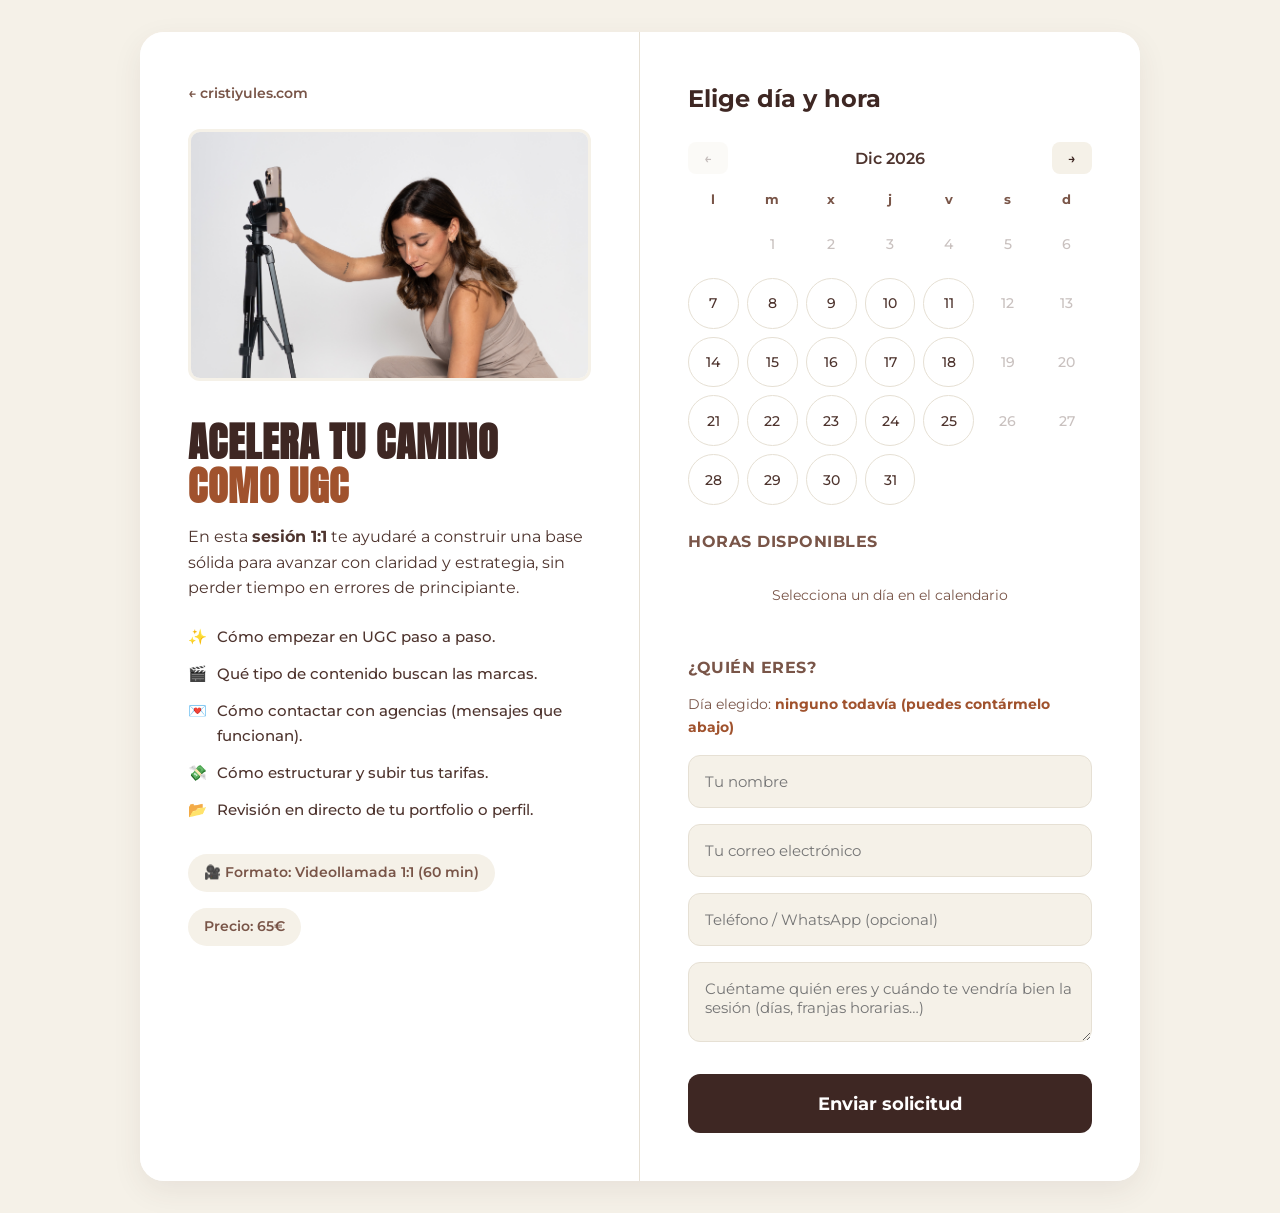
<file: asesorias/index.html>
<!DOCTYPE html>
<html lang="es">
<head>
  <meta charset="UTF-8" />
  <meta name="viewport" content="width=device-width, initial-scale=1.0" />
  <title>Mentoría UGC 1:1 | Cristina Yules</title>
  <link rel="icon" type="image/png" href="/logo.PNG">
  
  <link rel="preconnect" href="https://fonts.googleapis.com">
  <link rel="preconnect" href="https://fonts.gstatic.com" crossorigin>
  <link href="https://fonts.googleapis.com/css2?family=Anton&family=Montserrat:wght@400;500;600;700&display=swap" rel="stylesheet">
  
  <style>
    :root { 
        /* Colores de la web de Cristina */
        --bg-page: #F5F1E8;        /* beige-custom */
        --bg-panel: #ffffff;       
        --color-border: #E6E0D4;   /* beige-dark */
        --text-main: #4E342E;      /* brown-800 */
        --text-heading: #3E2723;   /* brown-900 */
        --text-muted: #795548;     /* brown-600 */
        --color-brand: #A0522D;    /* rust-500 */
        --color-brand-hover: #8B4513; /* rust-600 */
        --color-brand-light: #F5EAE6; 
        
        --radius: 12px;
        --shadow: 0 10px 30px rgba(78, 52, 46, 0.08);
        --font-body: 'Montserrat', sans-serif;
        --font-title: 'Impact', 'Anton', sans-serif;
    }
    
    * { box-sizing: border-box; margin: 0; padding: 0; }
    body { font-family: var(--font-body); background: var(--bg-page); color: var(--text-main); line-height: 1.6; padding: 2rem 1rem; min-height: 100vh; display: flex; justify-content: center; align-items: center; }
    
    /* Layout principal dividido */
    .layout-container { display: grid; grid-template-columns: 1fr 1fr; max-width: 1000px; width: 100%; background: var(--bg-panel); border-radius: 24px; box-shadow: var(--shadow); overflow: hidden; }
    
    /* --- PANEL IZQUIERDO (Información) --- */
    .info-panel { padding: 3rem; background: #fff; border-right: 1px solid var(--color-border); }
    .hero-img { width: 100%; aspect-ratio: 16/10; object-fit: cover; border-radius: var(--radius); margin-bottom: 2rem; border: 3px solid var(--bg-page); }
    .info-panel h1 { font-family: var(--font-title); font-size: 2.5rem; color: var(--text-heading); line-height: 1.1; margin-bottom: 1rem; text-transform: uppercase; letter-spacing: 1px; }
    .info-panel p { margin-bottom: 1.5rem; color: var(--text-main); }
    .info-panel ul { list-style: none; margin-bottom: 2rem; display: flex; flex-direction: column; gap: 0.8rem; }
    .info-panel li { display: flex; gap: 10px; align-items: flex-start; font-weight: 500; font-size: 0.95rem; }
    .tag { display: inline-block; background: var(--bg-page); padding: 0.5rem 1rem; border-radius: 50px; font-size: 0.85rem; font-weight: 600; color: var(--text-muted); }

    /* --- PANEL DERECHO (Reserva) --- */
    .booking-panel { padding: 3rem; background: var(--bg-panel); display: flex; flex-direction: column; }
    .booking-panel h2 { font-size: 1.5rem; color: var(--text-heading); margin-bottom: 1.5rem; font-weight: 700; }
    
    /* Calendario */
    .calendar-header { display: flex; justify-content: space-between; align-items: center; margin-bottom: 1rem; font-weight: 600; }
    .calendar-header button { background: var(--bg-page); border: none; padding: 0.5rem 1rem; border-radius: 8px; cursor: pointer; color: var(--text-heading); font-family: var(--font-body); font-weight: 600; transition: 0.2s; }
    .calendar-header button:hover:not(:disabled) { background: var(--color-border); }
    .calendar-header button:disabled { opacity: 0.3; cursor: not-allowed; }
    .calendar-grid { display: grid; grid-template-columns: repeat(7, 1fr); gap: 0.5rem; margin-bottom: 1.5rem; }
    .dow { text-align: center; font-size: 0.8rem; font-weight: 700; color: var(--text-muted); text-transform: lowercase; }
    .cal-day { background: #fff; border: 1px solid var(--color-border); border-radius: 50%; aspect-ratio: 1; display: flex; align-items: center; justify-content: center; font-family: var(--font-body); font-weight: 500; cursor: pointer; transition: 0.2s; color: var(--text-main); font-size: 0.9rem; }
    .cal-day:not(:disabled):hover { border-color: var(--color-brand); color: var(--color-brand); }
    .cal-day.active { background: var(--color-brand); color: #fff; border-color: var(--color-brand); }
    .cal-day:disabled { opacity: 0.3; cursor: not-allowed; background: transparent; border-color: transparent; }
    .cal-day.empty { border: none; background: transparent; pointer-events: none; }

    /* Horas */
    .slots-grid { display: grid; grid-template-columns: repeat(3, 1fr); gap: 0.5rem; margin-bottom: 2rem; }
    .slot-btn { background: #fff; border: 1px solid var(--color-border); padding: 0.8rem; border-radius: var(--radius); cursor: pointer; font-family: var(--font-body); font-weight: 600; transition: 0.2s; color: var(--text-main); }
    .slot-btn:not(:disabled):hover { border-color: var(--color-brand); color: var(--color-brand); }
    .slot-btn.selected { background: var(--color-brand); color: #fff; border-color: var(--color-brand); }
    .slot-btn:disabled { opacity: 0.4; text-decoration: line-through; cursor: not-allowed; background: var(--bg-page); }

    /* Formulario de Datos */
    .form-group { display: flex; flex-direction: column; gap: 1rem; margin-bottom: 2rem; }
    .form-group input, .form-group textarea { font-family: var(--font-body); padding: 1rem; border: 1px solid var(--color-border); border-radius: var(--radius); background: var(--bg-page); outline: none; transition: 0.2s; font-size: 0.95rem; }
    .form-group input:focus, .form-group textarea:focus { border-color: var(--color-brand); background: #fff; }
    .form-group textarea { resize: vertical; min-height: 80px; }

    .btn-submit { width: 100%; background: var(--text-heading); color: #fff; border: none; padding: 1.2rem; border-radius: var(--radius); font-family: var(--font-body); font-weight: 700; font-size: 1.1rem; cursor: pointer; transition: 0.3s; margin-top: auto; }
    .btn-submit:disabled { opacity: 0.6; cursor: wait; }
    .btn-submit:hover:not(:disabled) { background: var(--color-brand); transform: translateY(-2px); box-shadow: 0 5px 15px rgba(160, 82, 45, 0.3); }

    /* Mensajes y utilidades */
    .hidden { display: none !important; }
    .toast { position: fixed; bottom: 20px; right: 20px; background: var(--text-heading); color: #fff; padding: 1rem 2rem; border-radius: 8px; box-shadow: var(--shadow); opacity: 0; transition: 0.3s; font-weight: 500; }
    .toast.show { opacity: 1; transform: translateY(-10px); }
    .section-title { font-size: 1rem; font-weight: 700; color: var(--text-muted); margin-bottom: 0.8rem; text-transform: uppercase; letter-spacing: 0.5px; }

    /* Responsive */
    @media (max-width: 850px) {
        .layout-container { grid-template-columns: 1fr; }
        .info-panel, .booking-panel { padding: 2rem; border-right: none; }
        .info-panel { border-bottom: 1px solid var(--color-border); }
    }
  </style>
</head>
<body>

  <div class="layout-container">
    
    <div class="info-panel">
    <a href="/" style="display: inline-block; margin-bottom: 1.5rem; color: var(--text-muted); font-size: 0.85rem; font-weight: 600; text-decoration: none;">&larr; cristiyules.com</a>
    <img src="/FOTOS/3sentada_presentacion.jpg" alt="Mentoría UGC" class="hero-img" style="object-position: center 22%;">
      <h1>Acelera tu camino<br><span style="color: var(--color-brand);">como UGC</span></h1>
      <p>En esta <strong>sesión 1:1</strong> te ayudaré a construir una base sólida para avanzar con claridad y estrategia, sin perder tiempo en errores de principiante.</p>
      
      <ul>
        <li>✨ <span>Cómo empezar en UGC paso a paso.</span></li>
        <li>🎬 <span>Qué tipo de contenido buscan las marcas.</span></li>
        <li>💌 <span>Cómo contactar con agencias (mensajes que funcionan).</span></li>
        <li>💸 <span>Cómo estructurar y subir tus tarifas.</span></li>
        <li>📂 <span>Revisión en directo de tu portfolio o perfil.</span></li>
      </ul>

    <div class="tag" style="margin-bottom: 1rem;">🎥 Formato: Videollamada 1:1 (60 min)</div>
    
    <div class="tag">Precio: 65€</div>
    </div>

    <div class="booking-panel">
      
      <form id="bookingForm" action="https://formspree.io/f/mblvyjko" method="POST">
        <h2>Elige día y hora</h2>

        <div id="calendarContainer"></div>

        <div class="section-title" style="margin-top: 1.5rem;" id="timeLabel">Horas disponibles</div>
        <div class="slots-grid" id="slotGrid">
            <div style="grid-column: 1/-1; text-align: center; color: var(--text-muted); font-size: 0.9rem; padding: 1rem;">Selecciona un día en el calendario</div>
        </div>

        <div class="section-title">¿Quién eres?</div>
        <p style="font-size: 0.9rem; color: var(--text-muted); margin-bottom: 1rem;">Día elegido: <strong id="summaryDateTime" style="color: var(--color-brand);">ninguno todavía (puedes contármelo abajo)</strong></p>

        <div class="form-group">
            <input type="text" id="inputName" name="nombre" placeholder="Tu nombre" required>
            <input type="email" id="inputEmail" name="email" placeholder="Tu correo electrónico" required>
            <input type="tel" id="inputPhone" name="telefono" placeholder="Teléfono / WhatsApp (opcional)">
            <textarea id="inputNotes" name="mensaje" required placeholder="Cuéntame quién eres y cuándo te vendría bien la sesión (días, franjas horarias…)"></textarea>
            <input type="text" name="_gotcha" style="display:none" tabindex="-1" autocomplete="off">
        </div>

        <button type="submit" class="btn-submit" id="btnConfirm">Enviar solicitud</button>
      </form>

      <div id="step-success" class="hidden" style="text-align: center; margin: auto;">
        <h2 style="font-family: var(--font-title); font-size: 3rem; color: var(--color-brand); margin-bottom: 1rem; text-transform: uppercase;">¡Solicitud<br>enviada!</h2>
        <p>He recibido tu mensaje correctamente.</p>
        <p style="margin-top: 1rem; font-size: 0.9rem; color: var(--text-muted);">Te contactaré muy pronto al correo o WhatsApp que has dejado para confirmar el día, pasarte el enlace de la videollamada y los detalles del pago.</p>
      </div>

    </div>
  </div>

  <div id="toastMsg" class="toast">Mensaje</div>

  <script>
    /* =========================================================
       CONFIGURACIÓN DE HORARIOS
       Las solicitudes llegan por correo vía Formspree (mismo
       formulario que el contacto de cristiyules.com).
       ========================================================= */
    const CONFIG = {
        HORARIO_INICIO: 10, // A partir de las 10:00
        HORARIO_FIN: 19,    // Hasta las 19:00
        WORK_DAYS: [1, 2, 3, 4, 5] // 1=Lunes ... 5=Viernes
    };

    const today = new Date();
    const TODAY_STR = `${today.getFullYear()}-${String(today.getMonth() + 1).padStart(2, '0')}-${String(today.getDate()).padStart(2, '0')}`;
    
    const state = { 
        selectedDate: null, 
        selectedTime: null,
        viewYear: today.getFullYear(), 
        viewMonth: today.getMonth()
    };

    const el = id => document.getElementById(id);
    
    function showToast(msg) {
        el('toastMsg').textContent = msg;
        el('toastMsg').classList.add('show');
        setTimeout(() => el('toastMsg').classList.remove('show'), 3000);
    }

    // 1. LÓGICA DE CALENDARIO Y HORAS
    function getSlots(){ 
        const out=[]; 
        for(let h=CONFIG.HORARIO_INICIO; h<CONFIG.HORARIO_FIN; h++) out.push(`${String(h).padStart(2,'0')}:00`); 
        return out; 
    }

    function renderCalendar() {
        const monthNames = ['Ene', 'Feb', 'Mar', 'Abr', 'May', 'Jun', 'Jul', 'Ago', 'Sep', 'Oct', 'Nov', 'Dic'];
        const dows = ['L', 'M', 'X', 'J', 'V', 'S', 'D'];
        const isCurrentMonth = state.viewMonth === today.getMonth() && state.viewYear === today.getFullYear();

        let html = `
            <div class="calendar-header">
                <button type="button" id="prevMonthBtn" ${isCurrentMonth ? 'disabled' : ''}>&larr;</button>
                <span>${monthNames[state.viewMonth]} ${state.viewYear}</span>
                <button type="button" id="nextMonthBtn">&rarr;</button>
            </div>
            <div class="calendar-grid">${dows.map(d => `<div class="dow">${d}</div>`).join('')}`;

        const firstDay = new Date(state.viewYear, state.viewMonth, 1);
        const startDow = firstDay.getDay() === 0 ? 6 : firstDay.getDay() - 1; 
        const daysInMonth = new Date(state.viewYear, state.viewMonth + 1, 0).getDate();

        for(let i=0; i<startDow; i++) html += `<div class="cal-day empty"></div>`;
        
        for(let d=1; d<=daysInMonth; d++) {
            const dateStr = `${state.viewYear}-${String(state.viewMonth + 1).padStart(2, '0')}-${String(d).padStart(2, '0')}`;
            const isWorkDay = CONFIG.WORK_DAYS.includes(new Date(state.viewYear, state.viewMonth, d).getDay());
            
            if(dateStr <= TODAY_STR || !isWorkDay) {
                html += `<button type="button" class="cal-day" disabled>${d}</button>`;
            } else {
                html += `<button type="button" class="cal-day ${state.selectedDate===dateStr ? 'active':''}" data-date="${dateStr}">${d}</button>`;
            }
        }
        html += `</div>`;
        el('calendarContainer').innerHTML = html;
        
        el('prevMonthBtn').onclick = () => { state.viewMonth--; if(state.viewMonth < 0) { state.viewMonth = 11; state.viewYear--; } renderCalendar(); };
        el('nextMonthBtn').onclick = () => { state.viewMonth++; if(state.viewMonth > 11) { state.viewMonth = 0; state.viewYear++; } renderCalendar(); };
    }

    function renderSlots() {
        if(!state.selectedDate) return;
        el('slotGrid').innerHTML = getSlots().map(time => 
            `<button type="button" class="slot-btn ${state.selectedTime===time?'selected':''}" data-time="${time}">${time}</button>`
        ).join('');
        renderSummary();
    }

    function formatSelection() {
        if(!state.selectedDate) return '';
        const [y, m, d] = state.selectedDate.split('-').map(Number);
        const formattedDate = new Intl.DateTimeFormat('es-ES', { weekday:'long', day:'numeric', month:'long' }).format(new Date(y, m - 1, d));
        return state.selectedTime ? `${formattedDate} a las ${state.selectedTime}` : formattedDate;
    }

    function renderSummary() {
        el('summaryDateTime').textContent = formatSelection() || 'ninguno todavía (puedes contármelo abajo)';
    }

    // 2. INTERACCIONES
    el('bookingForm').addEventListener('click', e => { 
        const dBtn = e.target.closest('[data-date]'); 
        const slotBtn = e.target.closest('[data-time]'); 
        
        if(dBtn) { state.selectedDate = dBtn.dataset.date; state.selectedTime = null; renderCalendar(); renderSlots(); } 
        if(slotBtn) { state.selectedTime = state.selectedTime === slotBtn.dataset.time ? null : slotBtn.dataset.time; renderSlots(); } 
    });

    // 3. ENVÍO POR CORREO (Formspree)
    el('bookingForm').addEventListener('submit', async e => {
        e.preventDefault();
        const form = e.target;
        const btn = el('btnConfirm');

        const data = new FormData(form);
        data.append('_subject', `Nueva solicitud de mentoría UGC — ${data.get('nombre')}`);
        data.append('dia_elegido', formatSelection() || 'Sin elegir en el calendario');
        data.append('_replyto', data.get('email'));

        btn.textContent = 'Enviando...';
        btn.disabled = true;

        try {
            const res = await fetch(form.action, { method: 'POST', body: data, headers: { 'Accept': 'application/json' } });
            if(!res.ok) throw new Error(`Formspree ${res.status}`);
            form.classList.add('hidden');
            el('step-success').classList.remove('hidden');
        } catch (err) {
            console.error(err);
            showToast('No se pudo enviar. Inténtalo de nuevo o escríbeme por Instagram.');
            btn.textContent = 'Enviar solicitud';
            btn.disabled = false;
        }
    });

    renderCalendar();
  </script>
</body>
</html>
</file>
